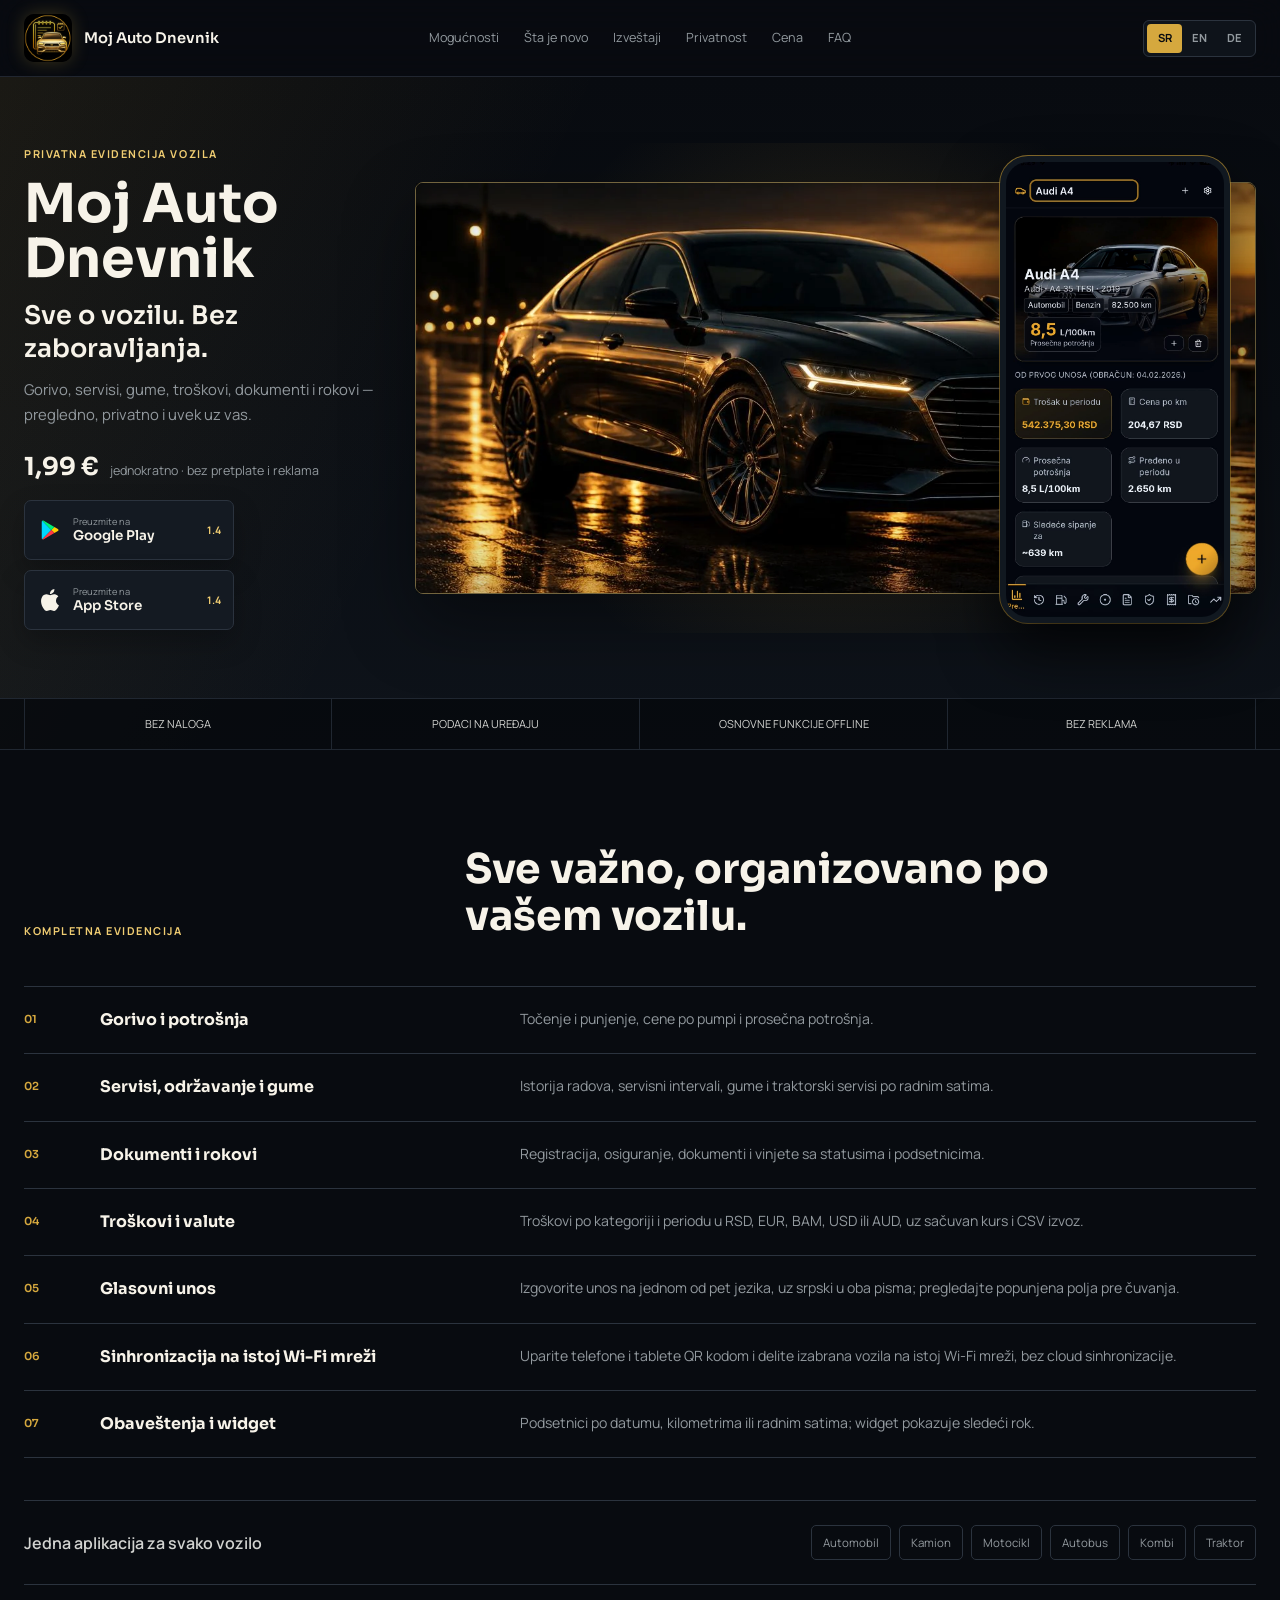
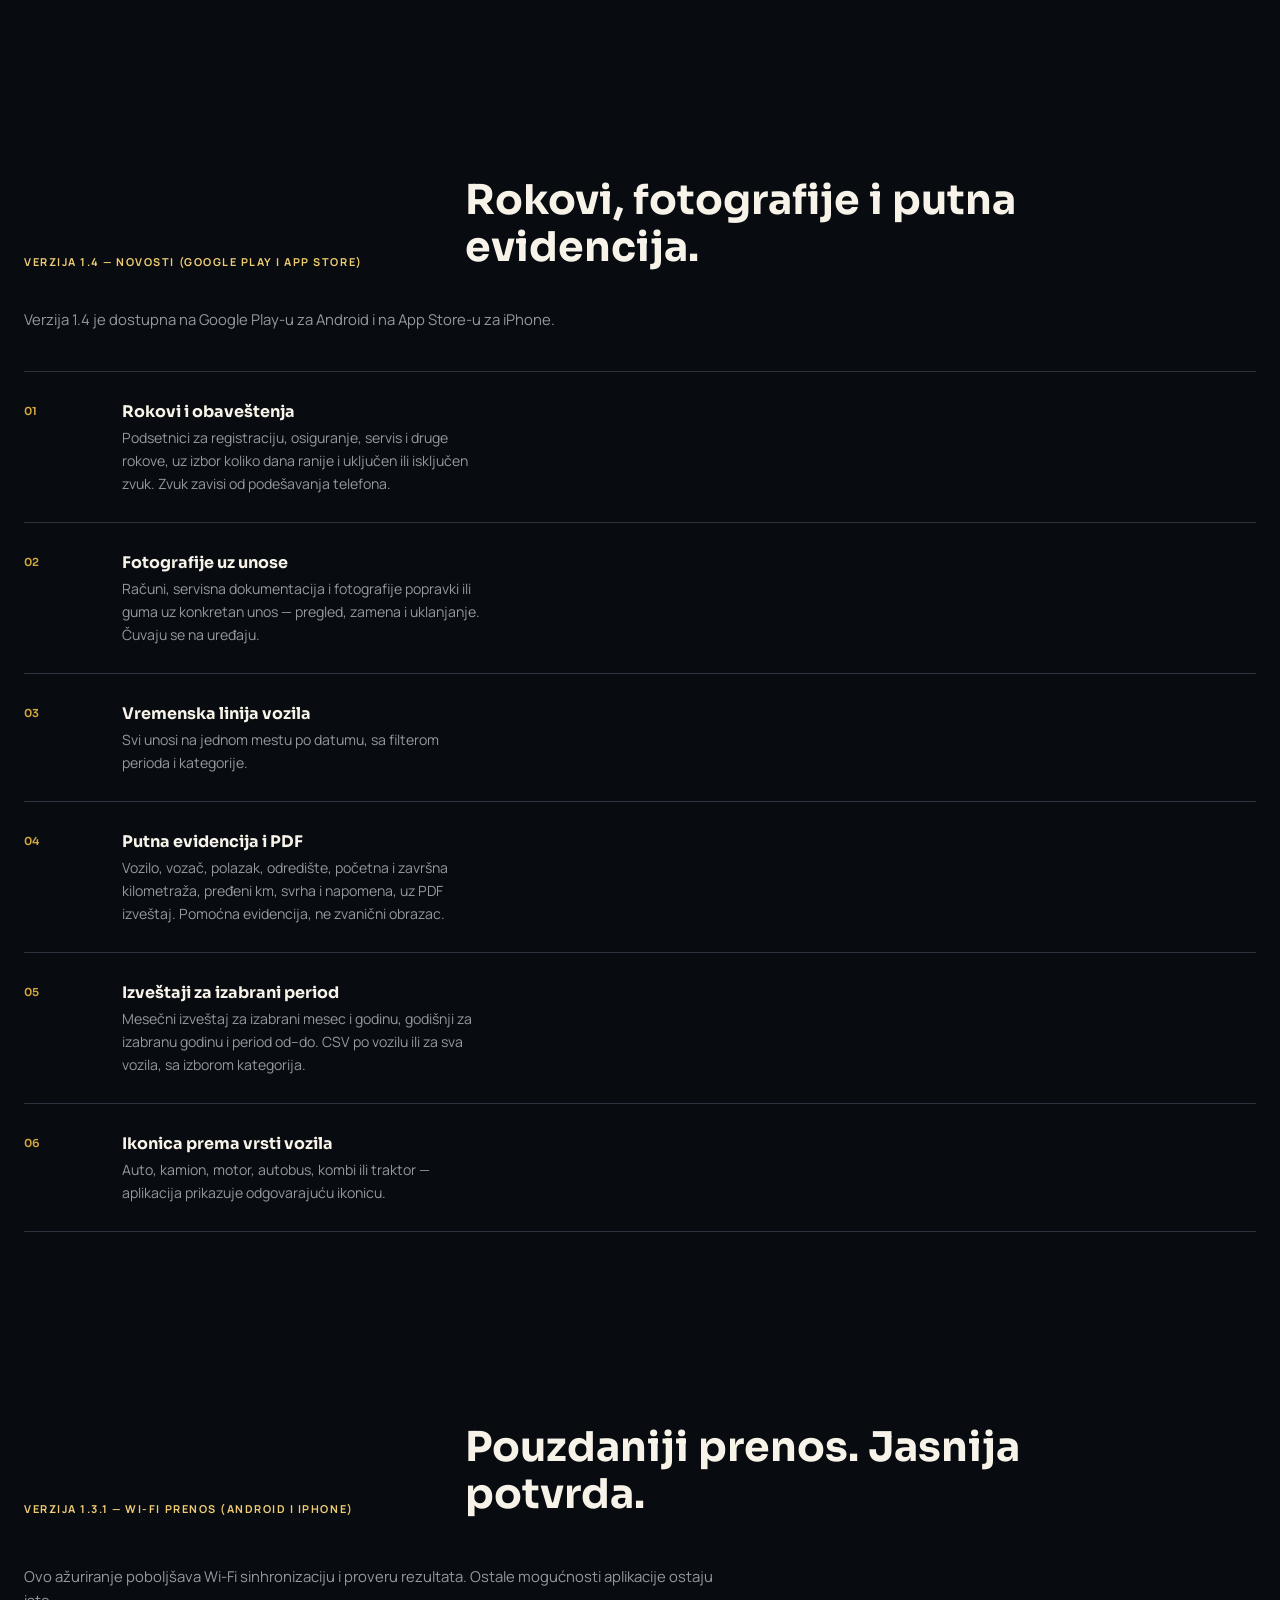
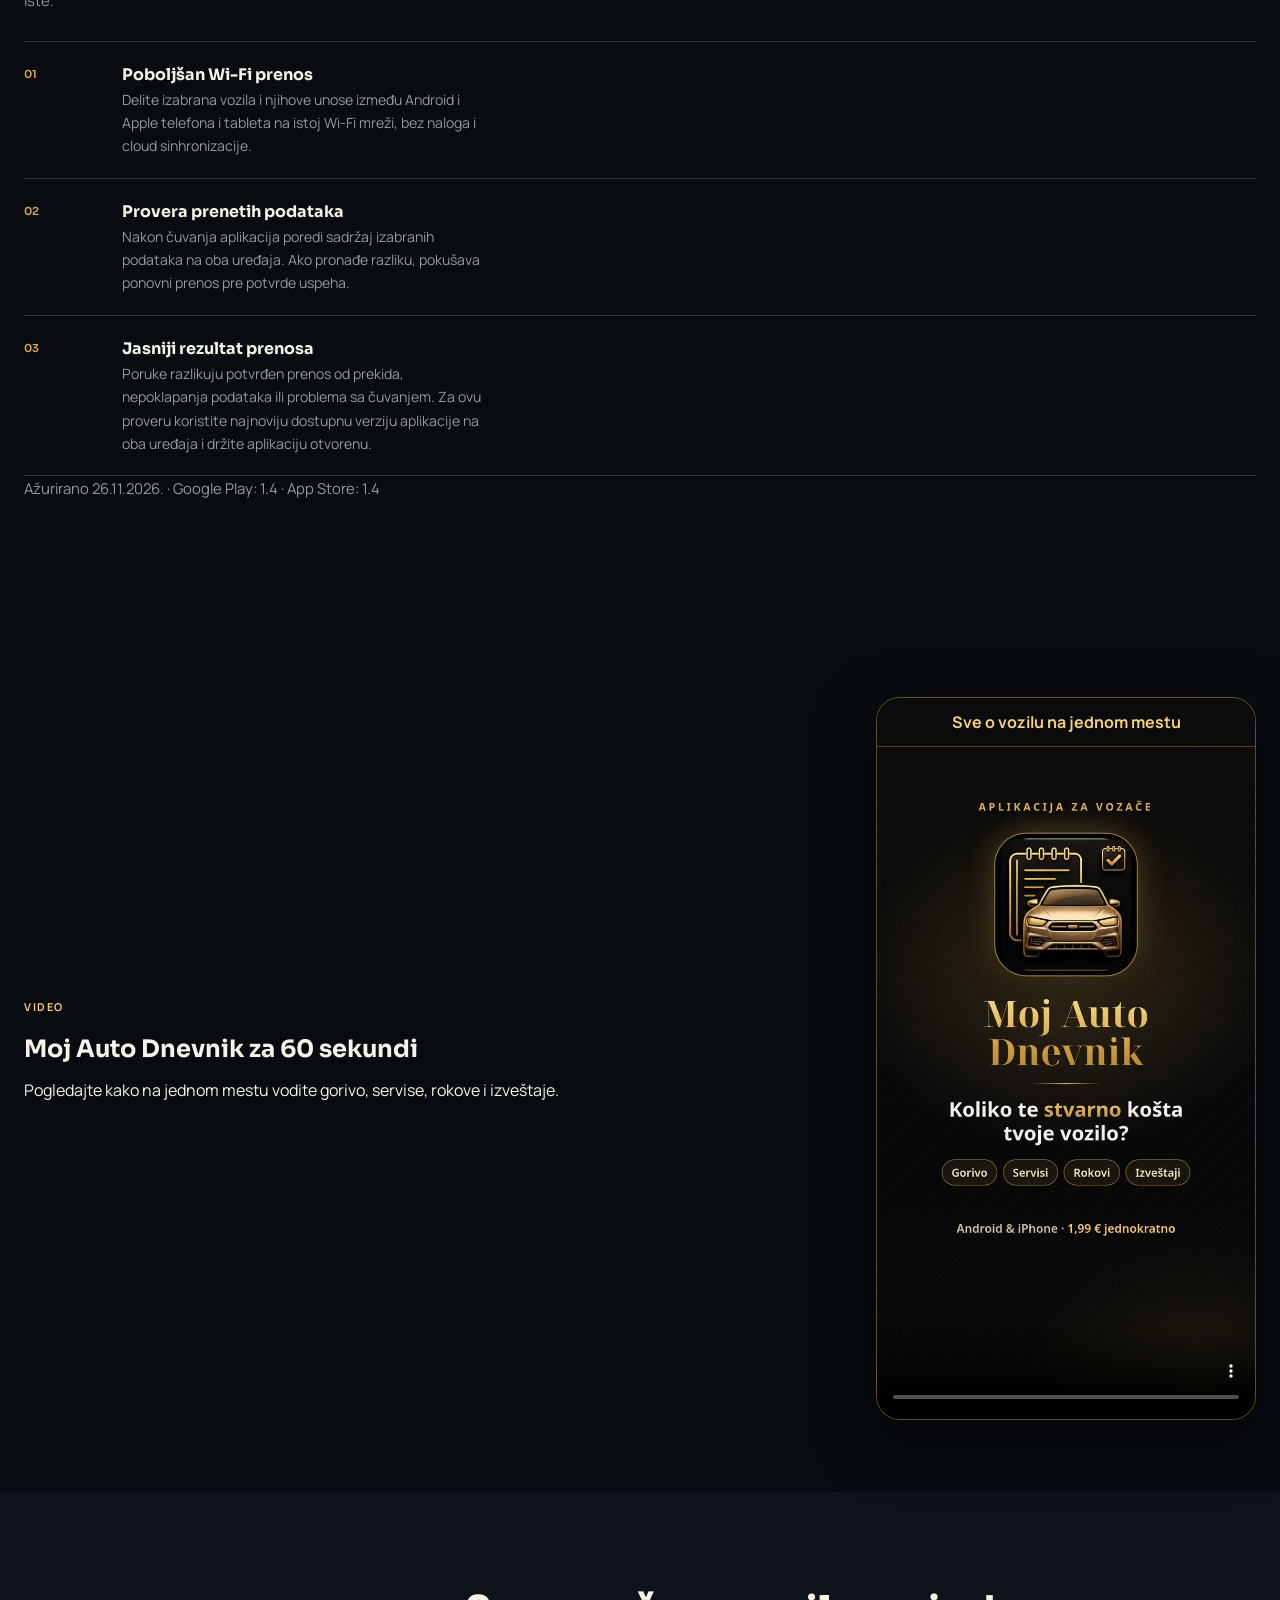
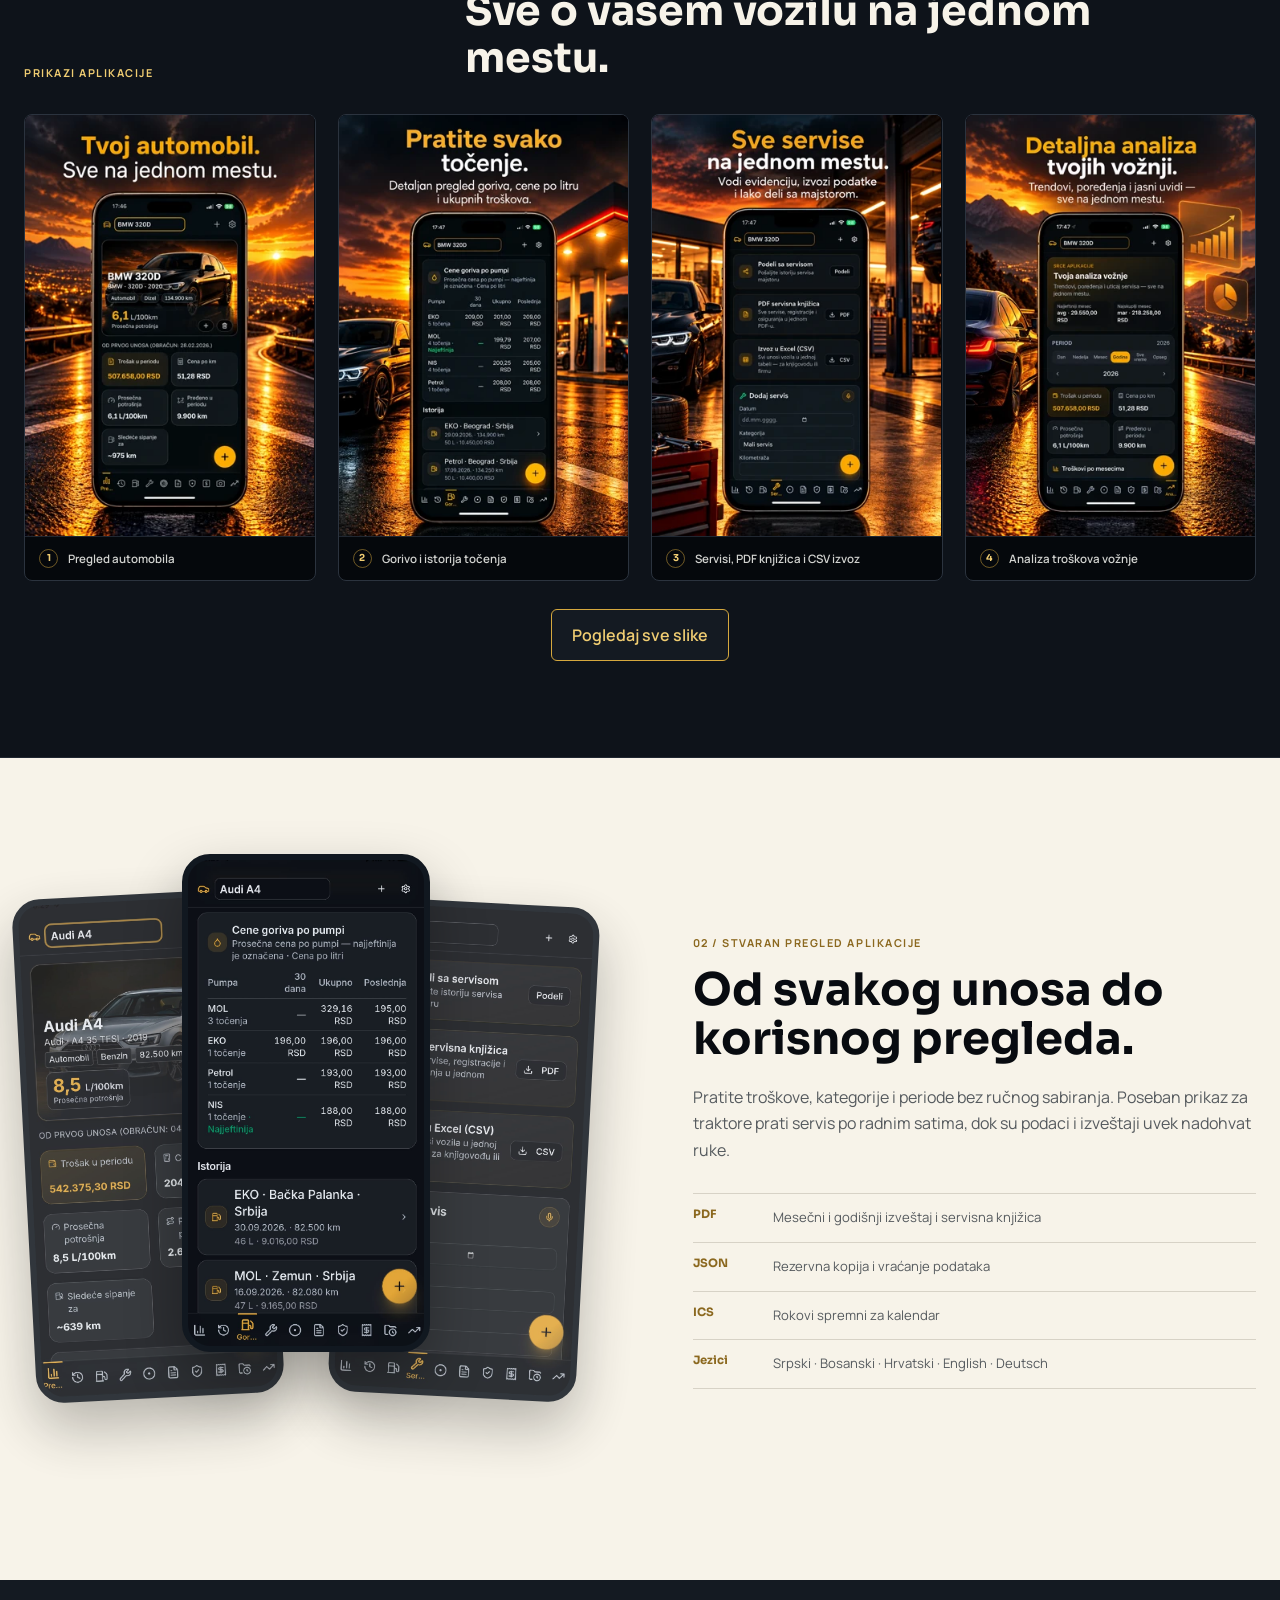
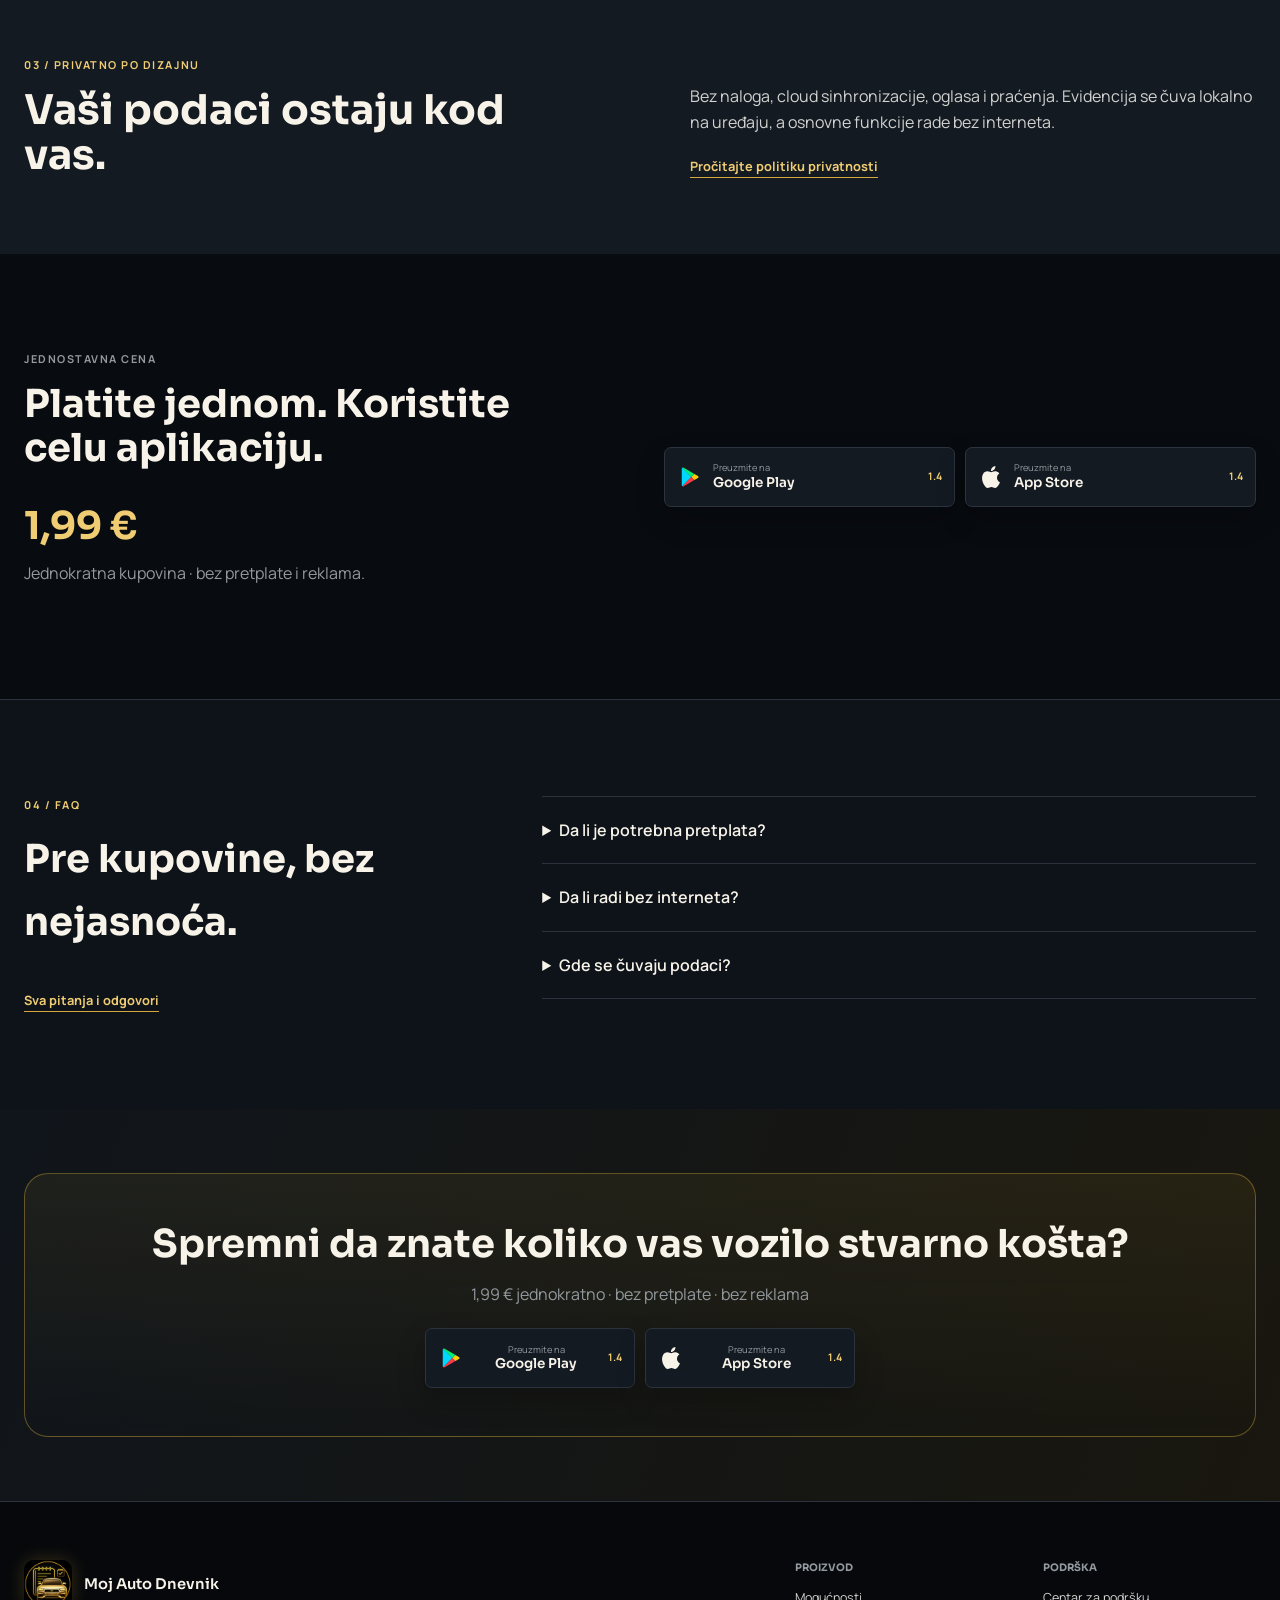
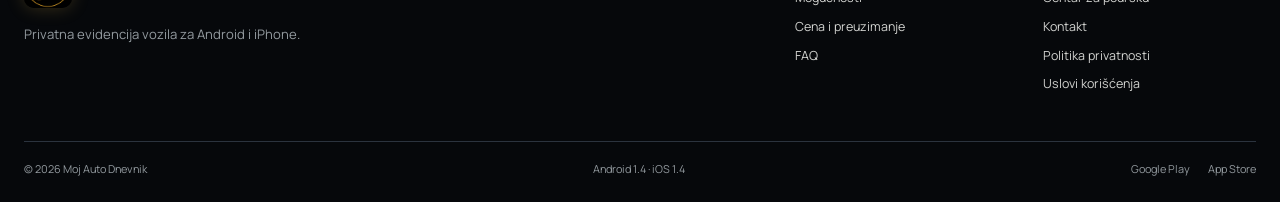
<file: index.html>
<!DOCTYPE html>

<html lang="sr-Latn">
<head data-title-de="Moj Auto Dnevnik — Ihr Fahrzeug, ohne Rätselraten" data-title-en="Moj Auto Dnevnik — Your vehicle, without the guesswork" data-title-sr="Moj Auto Dnevnik — Sve o vozilu, bez zaboravljanja">
<meta charset="utf-8"/><meta content="width=device-width,initial-scale=1" name="viewport"/>
<title>Moj Auto Dnevnik — Sve o vozilu, bez zaboravljanja</title>
<meta content="Gorivo, servis, troškovi i rokovi za sva vaša vozila. Glasovni unos, sinhronizacija na istoj Wi-Fi mreži i podsetnici. Jednokratno 1,99 €." data-description-de="Kraftstoff, Service, Kosten und Fristen für alle Ihre Fahrzeuge. Spracheingabe, WLAN-Synchronisierung und Erinnerungen. Einmalig 1,99 €." data-description-en="Fuel, service, costs and deadlines for all your vehicles. Voice entry, Wi-Fi sync and reminders. €1.99 once." data-description-sr="Gorivo, servis, troškovi i rokovi za sva vaša vozila. Glasovni unos, sinhronizacija na istoj Wi-Fi mreži i podsetnici. Jednokratno 1,99 €." name="description"/>
<meta content="Moj Auto Dnevnik — Sve o vozilu, bez zaboravljanja" property="og:title"/><meta content="Gorivo, servis, troškovi i rokovi za sva vaša vozila. Glasovni unos, sinhronizacija na istoj Wi-Fi mreži i podsetnici. Jednokratno 1,99 €." property="og:description"/><meta content="website" property="og:type"/><meta content="summary_large_image" name="twitter:card"/><meta content="#080b10" name="theme-color"/>
<link href="assets/icons/favicon-32.png" rel="icon" sizes="32x32" type="image/png"/><link href="assets/icons/apple-touch-icon.png" rel="apple-touch-icon"/><link href="assets/css/styles.css" rel="stylesheet"/>
<link href="https://moj-auto-dnevnik.github.io/moj-auto-dnevnik/" rel="canonical"/><meta content="https://moj-auto-dnevnik.github.io/moj-auto-dnevnik/" property="og:url"/><meta content="https://moj-auto-dnevnik.github.io/moj-auto-dnevnik/assets/og-share.jpg" property="og:image"/><meta content="https://moj-auto-dnevnik.github.io/moj-auto-dnevnik/assets/og-share.jpg" name="twitter:image"/><link href="https://moj-auto-dnevnik.github.io/moj-auto-dnevnik/" hreflang="sr" rel="alternate"/><link href="https://moj-auto-dnevnik.github.io/moj-auto-dnevnik/?lang=en" hreflang="en" rel="alternate"/><link href="https://moj-auto-dnevnik.github.io/moj-auto-dnevnik/?lang=de" hreflang="de" rel="alternate"/><link href="https://moj-auto-dnevnik.github.io/moj-auto-dnevnik/" hreflang="x-default" rel="alternate"/></head>
<body>
<a class="skip-link" data-de="Zum Inhalt springen" data-en="Skip to content" data-sr="Pređi na sadržaj" href="#main">Pređi na sadržaj</a>
<header class="site-header"><div class="shell nav">
<a aria-label="Moj Auto Dnevnik" class="brand" href="index.html"><img alt="" src="assets/icons/icon-512.png"/><span>Moj Auto Dnevnik</span></a>
<nav aria-label="Glavna navigacija" class="nav-links" data-label-de="Hauptnavigation" data-label-en="Main navigation" data-label-sr="Glavna navigacija"><a data-de="Funktionen" data-en="Features" data-sr="Mogućnosti" href="#features">Mogućnosti</a><a data-de="Neuigkeiten" data-en="What's new" data-sr="Šta je novo" href="#novo-13">Šta je novo</a><a data-de="Berichte" data-en="Reports" data-sr="Izveštaji" href="#insights">Izveštaji</a><a data-de="Datenschutz" data-en="Privacy" data-sr="Privatnost" href="#privacy">Privatnost</a><a data-de="Preis" data-en="Pricing" data-sr="Cena" href="#pricing">Cena</a><a href="faq.html">FAQ</a></nav>
<div class="nav-actions"><div aria-label="Izbor jezika" class="language-switcher" data-label-de="Sprachauswahl" data-label-en="Language selection" data-label-sr="Izbor jezika" role="group"><button data-lang-choice="sr" type="button">SR</button><button data-lang-choice="en" type="button">EN</button><button data-lang-choice="de" type="button">DE</button></div><button aria-expanded="false" aria-label="Otvori meni" class="nav-toggle" data-label-de="Menü öffnen" data-label-en="Open menu" data-label-sr="Otvori meni" type="button"><svg fill="none" stroke="currentColor" stroke-width="2" viewbox="0 0 24 24"><path d="M4 7h16M4 12h16M4 17h16"></path></svg></button></div>
</div></header>
<main id="main">
<section class="hero"><div class="shell hero-inner">
<div class="hero-copy reveal"><p class="eyebrow" data-de="Privates Fahrzeugtagebuch" data-en="Private vehicle logbook" data-sr="Privatna evidencija vozila">Privatna evidencija vozila</p><h1>Moj Auto Dnevnik</h1><p class="hero-line" data-de="Alles über Ihr Fahrzeug. Nichts vergessen." data-en="Everything about your vehicle. Nothing forgotten." data-sr="Sve o vozilu. Bez zaboravljanja.">Sve o vozilu. Bez zaboravljanja.</p><p class="hero-lead" data-de="Kraftstoff, Service, Reifen, Kosten, Dokumente und Fristen — geordnet, privat und immer dabei." data-en="Fuel, service, tires, costs, documents and deadlines — organized, private and always with you." data-sr="Gorivo, servisi, gume, troškovi, dokumenti i rokovi — pregledno, privatno i uvek uz vas.">Gorivo, servisi, gume, troškovi, dokumenti i rokovi — pregledno, privatno i uvek uz vas.</p>
<div class="price-chip"><strong data-de="1,99 €" data-en="€1.99" data-sr="1,99 €">1,99 €</strong><span data-de="Einmalkauf · kein Abo und keine Werbung" data-en="one-time purchase · no subscription or ads" data-sr="jednokratno · bez pretplate i reklama">jednokratno · bez pretplate i reklama</span></div>
<div class="store-actions"><a class="store-button" href="https://play.google.com/store/apps/details?id=app.mojautodnevnik&amp;hl=sr-Latn&amp;gl=RS" rel="noopener noreferrer" target="_blank"><span class="store-mark"><svg aria-hidden="true" height="22" viewbox="0 0 24 24" width="22"><path d="M3.6 1.8 13.4 12 3.6 22.2c-.4-.2-.6-.6-.6-1.1V2.9c0-.5.2-.9.6-1.1z" fill="#00d7fe"></path><path d="m16.8 8.6-3.4 3.4 3.4 3.4 3.8-2.2c.9-.5.9-1.9 0-2.4z" fill="#ffce00"></path><path d="M3.6 1.8 13.4 12l3.4-3.4L5.2 1.9c-.6-.3-1.2-.3-1.6-.1z" fill="#00f076"></path><path d="M13.4 12 3.6 22.2c.4.2 1 .2 1.6-.1l11.6-6.7z" fill="#ff3a44"></path></svg></span><span><small data-de="Jetzt bei" data-en="Get it on" data-sr="Preuzmite na">Preuzmite na</small><strong>Google Play</strong></span><em>1.4</em></a><div class="store-item"><a class="store-button" href="https://apps.apple.com/rs/app/moj-auto-dnevnik/id6808222806" rel="noopener noreferrer" target="_blank"><span class="store-mark apple"><svg aria-hidden="true" height="22" viewbox="0 0 24 24" width="22"><path d="M12.152 6.896c-.948 0-2.415-1.078-3.96-1.04-2.04.027-3.91 1.183-4.961 3.014-2.117 3.675-.546 9.103 1.519 12.09 1.013 1.454 2.208 3.09 3.792 3.039 1.52-.065 2.09-.987 3.915-.987 1.831 0 2.35.987 3.96.948 1.637-.026 2.676-1.48 3.676-2.948 1.156-1.688 1.636-3.325 1.662-3.415-.039-.013-3.182-1.221-3.22-4.857-.026-3.04 2.48-4.494 2.597-4.559-1.429-2.09-3.623-2.324-4.39-2.376-2-.156-3.675 1.09-4.61 1.09zM15.53 3.83c.843-1.012 1.4-2.427 1.245-3.83-1.207.052-2.662.805-3.532 1.818-.78.896-1.454 2.338-1.273 3.714 1.338.104 2.715-.688 3.559-1.701" fill="currentColor"></path></svg></span><span><small data-de="Laden im" data-en="Download on the" data-sr="Preuzmite na">Preuzmite na</small><strong>App Store</strong></span><em>1.4</em></a></div></div>
</div>
<div class="hero-art reveal"><img alt="Moj Auto Dnevnik — premium automobilski vizuel" fetchpriority="high" height="960" sizes="(max-width: 1000px) 100vw, 70vw" src="assets/images/hero-automotive-1600.webp" srcset="assets/images/hero-automotive-800.webp 800w, assets/images/hero-automotive-1600.webp 1600w" data-src-sr="assets/images/hero-automotive-1600.webp" data-src-en="assets/images/v14/en-banner.webp" data-src-de="assets/images/v14/de-banner.webp" data-srcset-sr="assets/images/hero-automotive-800.webp 800w, assets/images/hero-automotive-1600.webp 1600w" data-alt-sr="Moj Auto Dnevnik — premium automobilski vizuel" data-alt-en="Moj Auto Dnevnik — everything about your vehicles in one place" data-alt-de="Moj Auto Dnevnik — alles rund um Ihr Fahrzeug an einem Ort" width="1280"/><div class="hero-phone"><img alt="Moj Auto Dnevnik — pregled vozila u aplikaciji" data-alt-sr="Moj Auto Dnevnik — pregled vozila u aplikaciji" data-alt-en="Moj Auto Dnevnik — vehicle overview in the app" data-alt-de="Moj Auto Dnevnik — Fahrzeugübersicht in der App" height="717" src="assets/images/v13/audi-overview-1.3.webp" width="344"/></div></div>
</div><div class="hero-proof"><div class="shell"><span data-de="Kein Konto" data-en="No account" data-sr="Bez naloga">Bez naloga</span><span data-de="Daten auf dem Gerät" data-en="On-device data" data-sr="Podaci na uređaju">Podaci na uređaju</span><span data-de="Kernfunktionen offline" data-en="Core features offline" data-sr="Osnovne funkcije offline">Osnovne funkcije offline</span><span data-de="Werbefrei" data-en="Ad-free" data-sr="Bez reklama">Bez reklama</span></div></div></section>

<section class="features-section" id="features"><div class="shell"><header class="section-heading"><p class="eyebrow" data-de="Vollständige Aufzeichnungen" data-en="Complete records" data-sr="Kompletna evidencija">Kompletna evidencija</p><h2 data-de="Alles Wichtige, rund um Ihr Fahrzeug geordnet." data-en="Everything important, organized around your vehicle." data-sr="Sve važno, organizovano po vašem vozilu.">Sve važno, organizovano po vašem vozilu.</h2></header>
<div class="feature-list">
<article><span>01</span><div><h3 data-de="Kraftstoff und Verbrauch" data-en="Fuel and consumption" data-sr="Gorivo i potrošnja">Gorivo i potrošnja</h3><p data-de="Tanken und Laden, Tankstellenpreise und Durchschnittsverbrauch." data-en="Refueling and charging, station prices and average consumption." data-sr="Točenje i punjenje, cene po pumpi i prosečna potrošnja.">Točenje i punjenje, cene po pumpi i prosečna potrošnja.</p></div></article>
<article><span>02</span><div><h3 data-de="Service, Wartung und Reifen" data-en="Service, maintenance and tires" data-sr="Servisi, održavanje i gume">Servisi, održavanje i gume</h3><p data-de="Arbeitsverlauf, Serviceintervalle, Reifen und Traktorservice nach Betriebsstunden." data-en="Work history, service intervals, tires and tractor service by operating hours." data-sr="Istorija radova, servisni intervali, gume i traktorski servisi po radnim satima.">Istorija radova, servisni intervali, gume i traktorski servisi po radnim satima.</p></div></article>
<article><span>03</span><div><h3 data-de="Dokumente und Fristen" data-en="Documents and deadlines" data-sr="Dokumenti i rokovi">Dokumenti i rokovi</h3><p data-de="Zulassung, Versicherung, Dokumente und Vignetten mit Status und Erinnerungen." data-en="Registration, insurance, documents and vignettes with status and reminders." data-sr="Registracija, osiguranje, dokumenti i vinjete sa statusima i podsetnicima.">Registracija, osiguranje, dokumenti i vinjete sa statusima i podsetnicima.</p></div></article>
<article><span>04</span><div><h3 data-de="Kosten und Währungen" data-en="Costs and currencies" data-sr="Troškovi i valute">Troškovi i valute</h3><p data-de="Kosten nach Kategorie und Zeitraum in RSD, EUR, BAM, USD oder AUD, mit gespeicherten Kursen und CSV-Export." data-en="Costs by category and period in RSD, EUR, BAM, USD or AUD, with saved exchange rates and CSV export." data-sr="Troškovi po kategoriji i periodu u RSD, EUR, BAM, USD ili AUD, uz sačuvan kurs i CSV izvoz.">Troškovi po kategoriji i periodu u RSD, EUR, BAM, USD ili AUD, uz sačuvan kurs i CSV izvoz.</p></div></article>
<article><span>05</span><div><h3 data-de="Spracheingabe" data-en="Voice entry" data-sr="Glasovni unos">Glasovni unos</h3><p data-de="Sprechen Sie Ihren Eintrag in einer von fünf Sprachen, mit beiden serbischen Schriften; prüfen Sie die Felder vor dem Speichern." data-en="Speak your entry in one of five languages, with both Serbian scripts; review the filled fields before saving." data-sr="Izgovorite unos na jednom od pet jezika, uz srpski u oba pisma; pregledajte popunjena polja pre čuvanja.">Izgovorite unos na jednom od pet jezika, uz srpski u oba pisma; pregledajte popunjena polja pre čuvanja.</p></div></article>
<article><span>06</span><div><h3 data-de="Synchronisierung im selben WLAN" data-en="Sync on the same Wi-Fi" data-sr="Sinhronizacija na istoj Wi-Fi mreži">Sinhronizacija na istoj Wi-Fi mreži</h3><p data-de="Koppeln Sie Smartphones und Tablets per QR-Code und teilen Sie ausgewählte Fahrzeuge im selben WLAN, ohne Cloud-Synchronisierung." data-en="Pair phones and tablets with a QR code and share selected vehicles on the same Wi-Fi, without cloud synchronization." data-sr="Uparite telefone i tablete QR kodom i delite izabrana vozila na istoj Wi-Fi mreži, bez cloud sinhronizacije.">Uparite telefone i tablete QR kodom i delite izabrana vozila na istoj Wi-Fi mreži, bez cloud sinhronizacije.</p></div></article>
<article><span>07</span><div><h3 data-de="Benachrichtigungen und Widget" data-en="Notifications and widget" data-sr="Obaveštenja i widget">Obaveštenja i widget</h3><p data-de="Erinnerungen nach Datum, Kilometerstand oder Betriebsstunden; das Widget zeigt die nächste Frist." data-en="Reminders by date, mileage or operating hours; the widget shows the next deadline." data-sr="Podsetnici po datumu, kilometrima ili radnim satima; widget pokazuje sledeći rok.">Podsetnici po datumu, kilometrima ili radnim satima; widget pokazuje sledeći rok.</p></div></article>
</div>
<div class="vehicle-strip"><p data-de="Eine App für jedes Fahrzeug" data-en="One app for every vehicle" data-sr="Jedna aplikacija za svako vozilo">Jedna aplikacija za svako vozilo</p><div><span data-de="Auto" data-en="Car" data-sr="Automobil">Automobil</span><span data-de="Lkw" data-en="Truck" data-sr="Kamion">Kamion</span><span data-de="Motorrad" data-en="Motorcycle" data-sr="Motocikl">Motocikl</span><span data-de="Bus" data-en="Bus" data-sr="Autobus">Autobus</span><span data-de="Transporter" data-en="Van" data-sr="Kombi">Kombi</span><span data-de="Traktor" data-en="Tractor" data-sr="Traktor">Traktor</span></div></div>
</div></section>
<section class="features-section v13" id="novo-14"><div class="shell">
<header class="section-heading"><p class="eyebrow" data-sr="Verzija 1.4 — novosti (Google Play i App Store)" data-en="Version 1.4 — what&#x27;s new (Google Play and App Store)" data-de="Version 1.4 — Neuigkeiten (Google Play und App Store)">Verzija 1.4 — novosti (Google Play i App Store)</p><h2 data-sr="Rokovi, fotografije i putna evidencija." data-en="Deadlines, photos and trip records." data-de="Fristen, Fotos und Fahrtenaufzeichnungen.">Rokovi, fotografije i putna evidencija.</h2></header>
<p class="gallery-lead" data-sr="Verzija 1.4 je dostupna na Google Play-u za Android i na App Store-u za iPhone." data-en="Version 1.4 is available on Google Play for Android and on the App Store for iPhone." data-de="Version 1.4 ist bei Google Play für Android und im App Store für iPhone verfügbar.">Verzija 1.4 je dostupna na Google Play-u za Android i na App Store-u za iPhone.</p>
<div class="feature-list"><article><span>01</span><div><h3 data-sr="Rokovi i obaveštenja" data-en="Deadlines and notifications" data-de="Fristen und Benachrichtigungen">Rokovi i obaveštenja</h3><p data-sr="Podsetnici za registraciju, osiguranje, servis i druge rokove, uz izbor koliko dana ranije i uključen ili isključen zvuk. Zvuk zavisi od podešavanja telefona." data-en="Reminders for registration, insurance, service and other deadlines, with a choice of how many days in advance and sound on or off. Sound depends on phone settings." data-de="Erinnerungen an Zulassung, Versicherung, Service und andere Fristen, mit Wahl der Tage im Voraus und Ton ein oder aus. Der Ton hängt von den Telefoneinstellungen ab.">Podsetnici za registraciju, osiguranje, servis i druge rokove, uz izbor koliko dana ranije i uključen ili isključen zvuk. Zvuk zavisi od podešavanja telefona.</p></div></article><article><span>02</span><div><h3 data-sr="Fotografije uz unose" data-en="Photos with records" data-de="Fotos zu Einträgen">Fotografije uz unose</h3><p data-sr="Računi, servisna dokumentacija i fotografije popravki ili guma uz konkretan unos — pregled, zamena i uklanjanje. Čuvaju se na uređaju." data-en="Receipts, service documents and photos of repairs or tires attached to a record — view, replace and remove. Stored on the device." data-de="Belege, Serviceunterlagen und Fotos von Reparaturen oder Reifen zum jeweiligen Eintrag — ansehen, ersetzen und entfernen. Gespeichert auf dem Gerät.">Računi, servisna dokumentacija i fotografije popravki ili guma uz konkretan unos — pregled, zamena i uklanjanje. Čuvaju se na uređaju.</p></div></article><article><span>03</span><div><h3 data-sr="Vremenska linija vozila" data-en="Vehicle timeline" data-de="Fahrzeug-Zeitleiste">Vremenska linija vozila</h3><p data-sr="Svi unosi na jednom mestu po datumu, sa filterom perioda i kategorije." data-en="All records in one place by date, filtered by period and category." data-de="Alle Einträge an einem Ort nach Datum, gefiltert nach Zeitraum und Kategorie.">Svi unosi na jednom mestu po datumu, sa filterom perioda i kategorije.</p></div></article><article><span>04</span><div><h3 data-sr="Putna evidencija i PDF" data-en="Trip records and PDF" data-de="Fahrtenaufzeichnungen und PDF">Putna evidencija i PDF</h3><p data-sr="Vozilo, vozač, polazak, odredište, početna i završna kilometraža, pređeni km, svrha i napomena, uz PDF izveštaj. Pomoćna evidencija, ne zvanični obrazac." data-en="Vehicle, driver, departure, destination, start and end odometer, distance, purpose and note, with a PDF report. An auxiliary record, not an official form." data-de="Fahrzeug, Fahrer, Abfahrt, Ziel, Kilometerstand bei Start und Ende, Strecke, Zweck und Notiz, mit PDF-Bericht. Eine Hilfsaufzeichnung, kein amtliches Formular.">Vozilo, vozač, polazak, odredište, početna i završna kilometraža, pređeni km, svrha i napomena, uz PDF izveštaj. Pomoćna evidencija, ne zvanični obrazac.</p></div></article><article><span>05</span><div><h3 data-sr="Izveštaji za izabrani period" data-en="Reports for any period" data-de="Berichte für jeden Zeitraum">Izveštaji za izabrani period</h3><p data-sr="Mesečni izveštaj za izabrani mesec i godinu, godišnji za izabranu godinu i period od–do. CSV po vozilu ili za sva vozila, sa izborom kategorija." data-en="Monthly report for a chosen month and year, annual for a chosen year, and a from–to period. CSV per vehicle or for all vehicles, with category selection." data-de="Monatsbericht für gewählten Monat und Jahr, Jahresbericht für ein gewähltes Jahr und ein Von–bis-Zeitraum. CSV pro Fahrzeug oder für alle Fahrzeuge, mit Kategorieauswahl.">Mesečni izveštaj za izabrani mesec i godinu, godišnji za izabranu godinu i period od–do. CSV po vozilu ili za sva vozila, sa izborom kategorija.</p></div></article><article><span>06</span><div><h3 data-sr="Ikonica prema vrsti vozila" data-en="Icon by vehicle type" data-de="Symbol nach Fahrzeugtyp">Ikonica prema vrsti vozila</h3><p data-sr="Auto, kamion, motor, autobus, kombi ili traktor — aplikacija prikazuje odgovarajuću ikonicu." data-en="Car, truck, motorcycle, bus, van or tractor — the app shows the matching icon." data-de="Auto, Lkw, Motorrad, Bus, Transporter oder Traktor — die App zeigt das passende Symbol.">Auto, kamion, motor, autobus, kombi ili traktor — aplikacija prikazuje odgovarajuću ikonicu.</p></div></article></div>
</div></section>
<section class="features-section v13" id="novo-13"><div class="shell">
<header class="section-heading"><p class="eyebrow" data-sr="Verzija 1.3.1 — Wi-Fi prenos (Android i iPhone)" data-en="Version 1.3.1 — Wi-Fi transfer (Android and iPhone)" data-de="Version 1.3.1 — WLAN-Übertragung (Android und iPhone)">Verzija 1.3.1 — Wi-Fi prenos (Android i iPhone)</p><h2 data-sr="Pouzdaniji prenos. Jasnija potvrda." data-en="More reliable transfer. Clearer confirmation." data-de="Zuverlässigere Übertragung. Klarere Bestätigung.">Pouzdaniji prenos. Jasnija potvrda.</h2></header>
<p class="gallery-lead" data-sr="Ovo ažuriranje poboljšava Wi-Fi sinhronizaciju i proveru rezultata. Ostale mogućnosti aplikacije ostaju iste." data-en="This update improves Wi-Fi synchronization and result checking. The other app features remain unchanged." data-de="Dieses Update verbessert die WLAN-Synchronisierung und die Ergebnisprüfung. Die übrigen App-Funktionen bleiben unverändert.">Ovo ažuriranje poboljšava Wi-Fi sinhronizaciju i proveru rezultata. Ostale mogućnosti aplikacije ostaju iste.</p>
<div class="feature-list">
<article><span>01</span><div><h3 data-sr="Poboljšan Wi-Fi prenos" data-en="Improved Wi-Fi transfer" data-de="Verbesserte WLAN-Übertragung">Poboljšan Wi-Fi prenos</h3><p data-sr="Delite izabrana vozila i njihove unose između Android i Apple telefona i tableta na istoj Wi-Fi mreži, bez naloga i cloud sinhronizacije." data-en="Share selected vehicles and their records between Android and Apple phones and tablets on the same Wi-Fi network, without an account or cloud synchronization." data-de="Teilen Sie ausgewählte Fahrzeuge und ihre Einträge zwischen Android- und Apple-Smartphones und -Tablets im selben WLAN, ohne Konto oder Cloud-Synchronisierung.">Delite izabrana vozila i njihove unose između Android i Apple telefona i tableta na istoj Wi-Fi mreži, bez naloga i cloud sinhronizacije.</p></div></article>
<article><span>02</span><div><h3 data-sr="Provera prenetih podataka" data-en="Transferred-data check" data-de="Prüfung übertragener Daten">Provera prenetih podataka</h3><p data-sr="Nakon čuvanja aplikacija poredi sadržaj izabranih podataka na oba uređaja. Ako pronađe razliku, pokušava ponovni prenos pre potvrde uspeha." data-en="After saving, the app compares the selected data on both devices. If it finds a difference, it attempts another transfer before confirming success." data-de="Nach dem Speichern vergleicht die App die ausgewählten Daten auf beiden Geräten. Bei Unterschieden versucht sie eine erneute Übertragung, bevor sie den Erfolg bestätigt.">Nakon čuvanja aplikacija poredi sadržaj izabranih podataka na oba uređaja. Ako pronađe razliku, pokušava ponovni prenos pre potvrde uspeha.</p></div></article>
<article><span>03</span><div><h3 data-sr="Jasniji rezultat prenosa" data-en="Clearer transfer results" data-de="Klarere Übertragungsergebnisse">Jasniji rezultat prenosa</h3><p data-sr="Poruke razlikuju potvrđen prenos od prekida, nepoklapanja podataka ili problema sa čuvanjem. Za ovu proveru koristite najnoviju dostupnu verziju aplikacije na oba uređaja i držite aplikaciju otvorenu." data-en="Messages distinguish a confirmed transfer from interruptions, data mismatches or saving problems. For this check, use the latest available app version on both devices and keep the app open." data-de="Meldungen unterscheiden eine bestätigte Übertragung von Unterbrechungen, Datenunterschieden oder Speicherproblemen. Nutzen Sie für diese Prüfung auf beiden Geräten die neueste verfügbare App-Version und lassen Sie die App geöffnet.">Poruke razlikuju potvrđen prenos od prekida, nepoklapanja podataka ili problema sa čuvanjem. Za ovu proveru koristite najnoviju dostupnu verziju aplikacije na oba uređaja i držite aplikaciju otvorenu.</p></div></article>
</div>
<p class="gallery-lead" data-sr="Ažurirano 26.11.2026. · Google Play: 1.4 · App Store: 1.4" data-en="Updated November 26, 2026 · Google Play: 1.4 · App Store: 1.4" data-de="Aktualisiert am 26.11.2026 · Google Play: 1.4 · App Store: 1.4">Ažurirano 26.11.2026. · Google Play: 1.4 · App Store: 1.4</p>
</div></section>
<section class="video-section" id="video"><div class="shell video-layout">
<div class="video-copy reveal"><p class="eyebrow" data-de="Video" data-en="Video" data-sr="Video">Video</p><h2 data-de="Moj Auto Dnevnik in 60 Sekunden" data-en="Moj Auto Dnevnik in 60 seconds" data-sr="Moj Auto Dnevnik za 60 sekundi">Moj Auto Dnevnik za 60 sekundi</h2><p data-de="Sehen Sie, wie Sie Kraftstoff, Service, Fristen und Berichte an einem Ort erfassen." data-en="See how to track fuel, service, deadlines and reports in one place." data-sr="Pogledajte kako na jednom mestu vodite gorivo, servise, rokove i izveštaje.">Pogledajte kako na jednom mestu vodite gorivo, servise, rokove i izveštaje.</p></div>
<figure class="video-frame reveal"><figcaption class="video-title" data-de="Alles rund um Ihr Fahrzeug – an einem Ort" data-en="Everything about your vehicle in one place" data-sr="Sve o vozilu na jednom mestu">Sve o vozilu na jednom mestu</figcaption><video controls playsinline preload="none" poster="assets/video/poster.jpg" data-poster-sr="assets/video/poster.jpg" data-poster-en="assets/video/poster-en.jpg" data-poster-de="assets/video/poster-de.jpg" src="assets/video/moj-auto-dnevnik-pregled.mp4" data-src-sr="assets/video/moj-auto-dnevnik-pregled.mp4" data-src-en="assets/video/moj-auto-dnevnik-overview-en.mp4" data-src-de="assets/video/moj-auto-dnevnik-overview-de.mp4" width="720" height="1280"></video></figure>
</div></section>
<section class="gallery" id="novo"><div class="shell">
<header class="section-heading"><p class="eyebrow" data-de="App-Ansichten" data-en="App screenshots" data-sr="Prikazi aplikacije">Prikazi aplikacije</p><h2 data-de="Ihr Fahrzeug an einem Ort." data-en="Your vehicle in one place." data-sr="Sve o vašem vozilu na jednom mestu.">Sve o vašem vozilu na jednom mestu.</h2></header>

<div class="gallery-grid" data-gallery-lang="sr" id="gallery-images"><figure class="gallery-item"><button aria-controls="image-viewer" aria-haspopup="dialog" class="gallery-open" data-full="assets/images/v13/iphone-01.webp" type="button"><img alt="Pregled automobila" data-alt-de="Fahrzeugübersicht" data-alt-en="Car overview" data-alt-sr="Pregled automobila" height="1048" loading="lazy" sizes="(max-width: 700px) calc((100vw - 44px) / 2), (max-width: 1000px) calc((100vw - 70px) / 2), 290px" src="assets/images/v13/iphone-01-720.webp" srcset="assets/images/v13/iphone-01-360.webp 360w, assets/images/v13/iphone-01-720.webp 720w" width="720"/></button><figcaption><b>1</b><span data-de="Fahrzeugübersicht" data-en="Car overview" data-sr="Pregled automobila">Pregled automobila</span></figcaption></figure><figure class="gallery-item"><button aria-controls="image-viewer" aria-haspopup="dialog" class="gallery-open" data-full="assets/images/v13/iphone-02.webp" type="button"><img alt="Gorivo i istorija točenja" data-alt-de="Kraftstoff und Tankverlauf" data-alt-en="Fuel and refueling history" data-alt-sr="Gorivo i istorija točenja" height="1048" loading="lazy" sizes="(max-width: 700px) calc((100vw - 44px) / 2), (max-width: 1000px) calc((100vw - 70px) / 2), 290px" src="assets/images/v13/iphone-02-720.webp" srcset="assets/images/v13/iphone-02-360.webp 360w, assets/images/v13/iphone-02-720.webp 720w" width="720"/></button><figcaption><b>2</b><span data-de="Kraftstoff und Tankverlauf" data-en="Fuel and refueling history" data-sr="Gorivo i istorija točenja">Gorivo i istorija točenja</span></figcaption></figure><figure class="gallery-item"><button aria-controls="image-viewer" aria-haspopup="dialog" class="gallery-open" data-full="assets/images/v13/iphone-03.webp" type="button"><img alt="Servisi, PDF knjižica i CSV izvoz" data-alt-de="Service, PDF-Serviceheft und CSV-Export" data-alt-en="Service, PDF service book and CSV export" data-alt-sr="Servisi, PDF knjižica i CSV izvoz" height="1048" loading="lazy" sizes="(max-width: 700px) calc((100vw - 44px) / 2), (max-width: 1000px) calc((100vw - 70px) / 2), 290px" src="assets/images/v13/iphone-03-720.webp" srcset="assets/images/v13/iphone-03-360.webp 360w, assets/images/v13/iphone-03-720.webp 720w" width="720"/></button><figcaption><b>3</b><span data-de="Service, PDF-Serviceheft und CSV-Export" data-en="Service, PDF service book and CSV export" data-sr="Servisi, PDF knjižica i CSV izvoz">Servisi, PDF knjižica i CSV izvoz</span></figcaption></figure><figure class="gallery-item"><button aria-controls="image-viewer" aria-haspopup="dialog" class="gallery-open" data-full="assets/images/v13/iphone-04.webp" type="button"><img alt="Analiza troškova vožnje" data-alt-de="Analyse der Fahrtkosten" data-alt-en="Driving cost analysis" data-alt-sr="Analiza troškova vožnje" height="1048" loading="lazy" sizes="(max-width: 700px) calc((100vw - 44px) / 2), (max-width: 1000px) calc((100vw - 70px) / 2), 290px" src="assets/images/v13/iphone-04-720.webp" srcset="assets/images/v13/iphone-04-360.webp 360w, assets/images/v13/iphone-04-720.webp 720w" width="720"/></button><figcaption><b>4</b><span data-de="Analyse der Fahrtkosten" data-en="Driving cost analysis" data-sr="Analiza troškova vožnje">Analiza troškova vožnje</span></figcaption></figure><figure class="gallery-item" hidden=""><button aria-controls="image-viewer" aria-haspopup="dialog" class="gallery-open" data-full="assets/images/v13/iphone-05.webp" type="button"><img alt="Grafikoni troškova i kategorija" data-alt-de="Kosten- und Kategoriediagramme" data-alt-en="Cost and category charts" data-alt-sr="Grafikoni troškova i kategorija" data-src="assets/images/v13/iphone-05-720.webp" data-srcset="assets/images/v13/iphone-05-360.webp 360w, assets/images/v13/iphone-05-720.webp 720w" height="1048" loading="lazy" sizes="(max-width: 700px) calc((100vw - 44px) / 2), (max-width: 1000px) calc((100vw - 70px) / 2), 290px" width="720"/></button><figcaption><b>5</b><span data-de="Kosten- und Kategoriediagramme" data-en="Cost and category charts" data-sr="Grafikoni troškova i kategorija">Grafikoni troškova i kategorija</span></figcaption></figure><figure class="gallery-item" hidden=""><button aria-controls="image-viewer" aria-haspopup="dialog" class="gallery-open" data-full="assets/images/v13/iphone-06.webp" type="button"><img alt="Ukupni troškovi i mesečni PDF" data-alt-de="Gesamtkosten und monatlicher PDF-Bericht" data-alt-en="Total costs and monthly PDF" data-alt-sr="Ukupni troškovi i mesečni PDF" data-src="assets/images/v13/iphone-06-720.webp" data-srcset="assets/images/v13/iphone-06-360.webp 360w, assets/images/v13/iphone-06-720.webp 720w" height="1048" loading="lazy" sizes="(max-width: 700px) calc((100vw - 44px) / 2), (max-width: 1000px) calc((100vw - 70px) / 2), 290px" width="720"/></button><figcaption><b>6</b><span data-de="Gesamtkosten und monatlicher PDF-Bericht" data-en="Total costs and monthly PDF" data-sr="Ukupni troškovi i mesečni PDF">Ukupni troškovi i mesečni PDF</span></figcaption></figure><figure class="gallery-item" hidden=""><button aria-controls="image-viewer" aria-haspopup="dialog" class="gallery-open" data-full="assets/images/v13/iphone-07.webp" type="button"><img alt="Autobus i evidencija troškova" data-alt-de="Bus und Kostenaufzeichnungen" data-alt-en="Bus and cost records" data-alt-sr="Autobus i evidencija troškova" data-src="assets/images/v13/iphone-07-720.webp" data-srcset="assets/images/v13/iphone-07-360.webp 360w, assets/images/v13/iphone-07-720.webp 720w" height="1048" loading="lazy" sizes="(max-width: 700px) calc((100vw - 44px) / 2), (max-width: 1000px) calc((100vw - 70px) / 2), 290px" width="720"/></button><figcaption><b>7</b><span data-de="Bus und Kostenaufzeichnungen" data-en="Bus and cost records" data-sr="Autobus i evidencija troškova">Autobus i evidencija troškova</span></figcaption></figure><figure class="gallery-item" hidden=""><button aria-controls="image-viewer" aria-haspopup="dialog" class="gallery-open" data-full="assets/images/v13/iphone-08.webp" type="button"><img alt="Kamion i evidencija troškova" data-alt-de="Lkw und Kostenaufzeichnungen" data-alt-en="Truck and cost records" data-alt-sr="Kamion i evidencija troškova" data-src="assets/images/v13/iphone-08-720.webp" data-srcset="assets/images/v13/iphone-08-360.webp 360w, assets/images/v13/iphone-08-720.webp 720w" height="1048" loading="lazy" sizes="(max-width: 700px) calc((100vw - 44px) / 2), (max-width: 1000px) calc((100vw - 70px) / 2), 290px" width="720"/></button><figcaption><b>8</b><span data-de="Lkw und Kostenaufzeichnungen" data-en="Truck and cost records" data-sr="Kamion i evidencija troškova">Kamion i evidencija troškova</span></figcaption></figure><figure class="gallery-item" hidden=""><button aria-controls="image-viewer" aria-haspopup="dialog" class="gallery-open" data-full="assets/images/v13/iphone-09.webp" type="button"><img alt="Motocikl i evidencija troškova" data-alt-de="Motorrad und Kostenaufzeichnungen" data-alt-en="Motorcycle and cost records" data-alt-sr="Motocikl i evidencija troškova" data-src="assets/images/v13/iphone-09-720.webp" data-srcset="assets/images/v13/iphone-09-360.webp 360w, assets/images/v13/iphone-09-720.webp 720w" height="1048" loading="lazy" sizes="(max-width: 700px) calc((100vw - 44px) / 2), (max-width: 1000px) calc((100vw - 70px) / 2), 290px" width="720"/></button><figcaption><b>9</b><span data-de="Motorrad und Kostenaufzeichnungen" data-en="Motorcycle and cost records" data-sr="Motocikl i evidencija troškova">Motocikl i evidencija troškova</span></figcaption></figure><figure class="gallery-item" hidden=""><button aria-controls="image-viewer" aria-haspopup="dialog" class="gallery-open" data-full="assets/images/v13/iphone-10.webp" type="button"><img alt="Traktor i radni sati" data-alt-de="Traktor und Betriebsstunden" data-alt-en="Tractor and operating hours" data-alt-sr="Traktor i radni sati" data-src="assets/images/v13/iphone-10-720.webp" data-srcset="assets/images/v13/iphone-10-360.webp 360w, assets/images/v13/iphone-10-720.webp 720w" height="1048" loading="lazy" sizes="(max-width: 700px) calc((100vw - 44px) / 2), (max-width: 1000px) calc((100vw - 70px) / 2), 290px" width="720"/></button><figcaption><b>10</b><span data-de="Traktor und Betriebsstunden" data-en="Tractor and operating hours" data-sr="Traktor i radni sati">Traktor i radni sati</span></figcaption></figure></div><div class="gallery-grid" data-gallery-lang="en" id="gallery-images-en"><figure class="gallery-item"><button aria-controls="image-viewer" aria-haspopup="dialog" class="gallery-open" data-full="assets/images/v14/en-01.webp" type="button"><img alt="Your vehicle, everything in one place" src="assets/images/v14/en-01-720.webp" srcset="assets/images/v14/en-01-360.webp 360w, assets/images/v14/en-01-720.webp 720w" height="1279" loading="lazy" sizes="(max-width: 700px) calc((100vw - 44px) / 2), (max-width: 1000px) calc((100vw - 70px) / 2), 290px" width="720"/></button><figcaption><b>1</b><span>Your vehicle, everything in one place</span></figcaption></figure><figure class="gallery-item"><button aria-controls="image-viewer" aria-haspopup="dialog" class="gallery-open" data-full="assets/images/v14/en-02.webp" type="button"><img alt="Complete vehicle cost overview" src="assets/images/v14/en-02-720.webp" srcset="assets/images/v14/en-02-360.webp 360w, assets/images/v14/en-02-720.webp 720w" height="1279" loading="lazy" sizes="(max-width: 700px) calc((100vw - 44px) / 2), (max-width: 1000px) calc((100vw - 70px) / 2), 290px" width="720"/></button><figcaption><b>2</b><span>Complete vehicle cost overview</span></figcaption></figure><figure class="gallery-item"><button aria-controls="image-viewer" aria-haspopup="dialog" class="gallery-open" data-full="assets/images/v14/en-03.webp" type="button"><img alt="Detailed driving analytics" src="assets/images/v14/en-03-720.webp" srcset="assets/images/v14/en-03-360.webp 360w, assets/images/v14/en-03-720.webp 720w" height="1279" loading="lazy" sizes="(max-width: 700px) calc((100vw - 44px) / 2), (max-width: 1000px) calc((100vw - 70px) / 2), 290px" width="720"/></button><figcaption><b>3</b><span>Detailed driving analytics</span></figcaption></figure><figure class="gallery-item"><button aria-controls="image-viewer" aria-haspopup="dialog" class="gallery-open" data-full="assets/images/v14/en-04.webp" type="button"><img alt="Costs by category" src="assets/images/v14/en-04-720.webp" srcset="assets/images/v14/en-04-360.webp 360w, assets/images/v14/en-04-720.webp 720w" height="1278" loading="lazy" sizes="(max-width: 700px) calc((100vw - 44px) / 2), (max-width: 1000px) calc((100vw - 70px) / 2), 290px" width="720"/></button><figcaption><b>4</b><span>Costs by category</span></figcaption></figure><figure class="gallery-item" hidden=""><button aria-controls="image-viewer" aria-haspopup="dialog" class="gallery-open" data-full="assets/images/v14/en-05.webp" type="button"><img alt="Fuel prices by station" data-src="assets/images/v14/en-05-720.webp" data-srcset="assets/images/v14/en-05-360.webp 360w, assets/images/v14/en-05-720.webp 720w" height="1279" loading="lazy" sizes="(max-width: 700px) calc((100vw - 44px) / 2), (max-width: 1000px) calc((100vw - 70px) / 2), 290px" width="720"/></button><figcaption><b>5</b><span>Fuel prices by station</span></figcaption></figure><figure class="gallery-item" hidden=""><button aria-controls="image-viewer" aria-haspopup="dialog" class="gallery-open" data-full="assets/images/v14/en-06.webp" type="button"><img alt="Service history, PDF and CSV" data-src="assets/images/v14/en-06-720.webp" data-srcset="assets/images/v14/en-06-360.webp 360w, assets/images/v14/en-06-720.webp 720w" height="1279" loading="lazy" sizes="(max-width: 700px) calc((100vw - 44px) / 2), (max-width: 1000px) calc((100vw - 70px) / 2), 290px" width="720"/></button><figcaption><b>6</b><span>Service history, PDF and CSV</span></figcaption></figure><figure class="gallery-item" hidden=""><button aria-controls="image-viewer" aria-haspopup="dialog" class="gallery-open" data-full="assets/images/v14/en-07.webp" type="button"><img alt="Tractor and operating hours" data-src="assets/images/v14/en-07-720.webp" data-srcset="assets/images/v14/en-07-360.webp 360w, assets/images/v14/en-07-720.webp 720w" height="1279" loading="lazy" sizes="(max-width: 700px) calc((100vw - 44px) / 2), (max-width: 1000px) calc((100vw - 70px) / 2), 290px" width="720"/></button><figcaption><b>7</b><span>Tractor and operating hours</span></figcaption></figure><figure class="gallery-item" hidden=""><button aria-controls="image-viewer" aria-haspopup="dialog" class="gallery-open" data-full="assets/images/v14/en-08.webp" type="button"><img alt="Van overview" data-src="assets/images/v14/en-08-720.webp" data-srcset="assets/images/v14/en-08-360.webp 360w, assets/images/v14/en-08-720.webp 720w" height="1507" loading="lazy" sizes="(max-width: 700px) calc((100vw - 44px) / 2), (max-width: 1000px) calc((100vw - 70px) / 2), 290px" width="720"/></button><figcaption><b>8</b><span>Van overview</span></figcaption></figure></div><div class="gallery-grid" data-gallery-lang="de" id="gallery-images-de"><figure class="gallery-item"><button aria-controls="image-viewer" aria-haspopup="dialog" class="gallery-open" data-full="assets/images/v14/de-01.webp" type="button"><img alt="Alles über Ihr Fahrzeug an einem Ort" src="assets/images/v14/de-01-720.webp" srcset="assets/images/v14/de-01-360.webp 360w, assets/images/v14/de-01-720.webp 720w" height="1279" loading="lazy" sizes="(max-width: 700px) calc((100vw - 44px) / 2), (max-width: 1000px) calc((100vw - 70px) / 2), 290px" width="720"/></button><figcaption><b>1</b><span>Alles über Ihr Fahrzeug an einem Ort</span></figcaption></figure><figure class="gallery-item"><button aria-controls="image-viewer" aria-haspopup="dialog" class="gallery-open" data-full="assets/images/v14/de-02.webp" type="button"><img alt="Detaillierte Fahrzeugstatistik" src="assets/images/v14/de-02-720.webp" srcset="assets/images/v14/de-02-360.webp 360w, assets/images/v14/de-02-720.webp 720w" height="1279" loading="lazy" sizes="(max-width: 700px) calc((100vw - 44px) / 2), (max-width: 1000px) calc((100vw - 70px) / 2), 290px" width="720"/></button><figcaption><b>2</b><span>Detaillierte Fahrzeugstatistik</span></figcaption></figure><figure class="gallery-item"><button aria-controls="image-viewer" aria-haspopup="dialog" class="gallery-open" data-full="assets/images/v14/de-03.webp" type="button"><img alt="Fahranalyse auf einen Blick" src="assets/images/v14/de-03-720.webp" srcset="assets/images/v14/de-03-360.webp 360w, assets/images/v14/de-03-720.webp 720w" height="1279" loading="lazy" sizes="(max-width: 700px) calc((100vw - 44px) / 2), (max-width: 1000px) calc((100vw - 70px) / 2), 290px" width="720"/></button><figcaption><b>3</b><span>Fahranalyse auf einen Blick</span></figcaption></figure><figure class="gallery-item"><button aria-controls="image-viewer" aria-haspopup="dialog" class="gallery-open" data-full="assets/images/v14/de-04.webp" type="button"><img alt="Kosten nach Kategorien" src="assets/images/v14/de-04-720.webp" srcset="assets/images/v14/de-04-360.webp 360w, assets/images/v14/de-04-720.webp 720w" height="1279" loading="lazy" sizes="(max-width: 700px) calc((100vw - 44px) / 2), (max-width: 1000px) calc((100vw - 70px) / 2), 290px" width="720"/></button><figcaption><b>4</b><span>Kosten nach Kategorien</span></figcaption></figure><figure class="gallery-item" hidden=""><button aria-controls="image-viewer" aria-haspopup="dialog" class="gallery-open" data-full="assets/images/v14/de-05.webp" type="button"><img alt="Kraftstoffpreise je Tankstelle" data-src="assets/images/v14/de-05-720.webp" data-srcset="assets/images/v14/de-05-360.webp 360w, assets/images/v14/de-05-720.webp 720w" height="1279" loading="lazy" sizes="(max-width: 700px) calc((100vw - 44px) / 2), (max-width: 1000px) calc((100vw - 70px) / 2), 290px" width="720"/></button><figcaption><b>5</b><span>Kraftstoffpreise je Tankstelle</span></figcaption></figure><figure class="gallery-item" hidden=""><button aria-controls="image-viewer" aria-haspopup="dialog" class="gallery-open" data-full="assets/images/v14/de-06.webp" type="button"><img alt="Service, PDF-Serviceheft und CSV" data-src="assets/images/v14/de-06-720.webp" data-srcset="assets/images/v14/de-06-360.webp 360w, assets/images/v14/de-06-720.webp 720w" height="1279" loading="lazy" sizes="(max-width: 700px) calc((100vw - 44px) / 2), (max-width: 1000px) calc((100vw - 70px) / 2), 290px" width="720"/></button><figcaption><b>6</b><span>Service, PDF-Serviceheft und CSV</span></figcaption></figure><figure class="gallery-item" hidden=""><button aria-controls="image-viewer" aria-haspopup="dialog" class="gallery-open" data-full="assets/images/v14/de-07.webp" type="button"><img alt="Traktor und Betriebsstunden" data-src="assets/images/v14/de-07-720.webp" data-srcset="assets/images/v14/de-07-360.webp 360w, assets/images/v14/de-07-720.webp 720w" height="1278" loading="lazy" sizes="(max-width: 700px) calc((100vw - 44px) / 2), (max-width: 1000px) calc((100vw - 70px) / 2), 290px" width="720"/></button><figcaption><b>7</b><span>Traktor und Betriebsstunden</span></figcaption></figure><figure class="gallery-item" hidden=""><button aria-controls="image-viewer" aria-haspopup="dialog" class="gallery-open" data-full="assets/images/v14/de-08.webp" type="button"><img alt="Motorrad in einer App" data-src="assets/images/v14/de-08-720.webp" data-srcset="assets/images/v14/de-08-360.webp 360w, assets/images/v14/de-08-720.webp 720w" height="1278" loading="lazy" sizes="(max-width: 700px) calc((100vw - 44px) / 2), (max-width: 1000px) calc((100vw - 70px) / 2), 290px" width="720"/></button><figcaption><b>8</b><span>Motorrad in einer App</span></figcaption></figure></div><button aria-controls="gallery-images" aria-expanded="false" class="site-button gallery-toggle" data-gallery-toggle="" type="button">Pogledaj sve slike</button>

</div></section>
<section class="insights" id="insights"><div class="shell insights-grid"><div class="device-showcase reveal"><figure class="app-screen screen-overview"><img alt="Pregled vozila Audi A4 sa potrošnjom i troškovima" data-alt-sr="Pregled vozila Audi A4 sa potrošnjom i troškovima" data-alt-en="Vehicle overview with consumption and costs" data-alt-de="Fahrzeugübersicht mit Verbrauch und Kosten" data-src-sr="assets/images/v13/audi-overview-1.3.webp" data-src-en="assets/images/v14/en-screen-overview.webp" data-src-de="assets/images/v14/de-screen-overview.webp" height="717" loading="lazy" src="assets/images/v13/audi-overview-1.3.webp" width="344"/></figure><figure class="app-screen screen-analytics"><img alt="Cene goriva po pumpama sa istorijom točenja" data-alt-sr="Cene goriva po pumpama sa istorijom točenja" data-alt-en="Fuel prices by station with refueling history" data-alt-de="Kraftstoffpreise je Tankstelle mit Tankverlauf" data-src-sr="assets/images/v13/audi-fuel-1.3.webp" data-src-en="assets/images/v14/en-screen-fuel.webp" data-src-de="assets/images/v14/de-screen-fuel.webp" height="710" loading="lazy" src="assets/images/v13/audi-fuel-1.3.webp" width="345"/></figure><figure class="app-screen screen-tractor"><img alt="Servis i održavanje sa PDF knjižicom i CSV izvozom" data-alt-sr="Servis i održavanje sa PDF knjižicom i CSV izvozom" data-alt-en="Service and maintenance with PDF service book and CSV export" data-alt-de="Service und Wartung mit PDF-Serviceheft und CSV-Export" data-src-sr="assets/images/v13/audi-service-1.3.webp" data-src-en="assets/images/v14/en-screen-service.webp" data-src-de="assets/images/v14/de-screen-service.webp" height="712" loading="lazy" src="assets/images/v13/audi-service-1.3.webp" width="348"/></figure></div><div class="insights-copy"><p class="section-no">02 / <span data-de="Die echte App im Einsatz" data-en="The real app experience" data-sr="Stvaran pregled aplikacije">Stvaran pregled aplikacije</span></p><h2 data-de="Aus jedem Eintrag eine nützliche Übersicht." data-en="From every entry to a useful overview." data-sr="Od svakog unosa do korisnog pregleda.">Od svakog unosa do korisnog pregleda.</h2><p data-de="Kosten, Kategorien und Zeiträume ohne manuelles Summieren verfolgen. Eine eigene Traktoransicht erfasst den Service nach Betriebsstunden, Aufzeichnungen und Berichte bleiben griffbereit." data-en="Track costs, categories and periods without manual totals. A dedicated tractor view tracks service by operating hours, while your records and reports stay close at hand." data-sr="Pratite troškove, kategorije i periode bez ručnog sabiranja. Poseban prikaz za traktore prati servis po radnim satima, dok su podaci i izveštaji uvek nadohvat ruke.">Pratite troškove, kategorije i periode bez ručnog sabiranja. Poseban prikaz za traktore prati servis po radnim satima, dok su podaci i izveštaji uvek nadohvat ruke.</p><dl><div><dt>PDF</dt><dd data-de="Monats- und Jahresberichte und Serviceheft" data-en="Monthly and annual reports and service book" data-sr="Mesečni i godišnji izveštaj i servisna knjižica">Mesečni i godišnji izveštaj i servisna knjižica</dd></div><div><dt>JSON</dt><dd data-de="Sicherung und Wiederherstellung" data-en="Backup and data restore" data-sr="Rezervna kopija i vraćanje podataka">Rezervna kopija i vraćanje podataka</dd></div><div><dt>ICS</dt><dd data-de="Fristen bereit für Ihren Kalender" data-en="Deadlines ready for your calendar" data-sr="Rokovi spremni za kalendar">Rokovi spremni za kalendar</dd></div><div><dt data-de="Sprachen" data-en="Languages" data-sr="Jezici">Jezici</dt><dd>Srpski · Bosanski · Hrvatski · English · Deutsch</dd></div></dl></div></div></section>
<section class="privacy" id="privacy"><div class="shell privacy-grid"><div><p class="section-no">03 / <span data-de="Privat von Grund auf" data-en="Private by design" data-sr="Privatno po dizajnu">Privatno po dizajnu</span></p><h2 data-de="Ihre Daten bleiben bei Ihnen." data-en="Your data stays with you." data-sr="Vaši podaci ostaju kod vas.">Vaši podaci ostaju kod vas.</h2></div><div><p data-de="Kein Konto, keine Cloud-Synchronisierung, keine Werbung und kein Tracking. Die Daten werden lokal auf Ihrem Gerät gespeichert, die Kernfunktionen arbeiten ohne Internet." data-en="No account, cloud synchronization, ads or tracking. Records are stored locally on your device, and core features work without internet." data-sr="Bez naloga, cloud sinhronizacije, oglasa i praćenja. Evidencija se čuva lokalno na uređaju, a osnovne funkcije rade bez interneta.">Bez naloga, cloud sinhronizacije, oglasa i praćenja. Evidencija se čuva lokalno na uređaju, a osnovne funkcije rade bez interneta.</p><a class="text-link" data-de="Datenschutzerklärung lesen" data-en="Read the privacy policy" data-sr="Pročitajte politiku privatnosti" href="privacy-policy.html">Pročitajte politiku privatnosti</a></div></div></section>
<section class="pricing" id="pricing"><div class="shell purchase-layout"><div><p class="eyebrow" data-de="Einfacher Preis" data-en="Simple pricing" data-sr="Jednostavna cena">Jednostavna cena</p><h2 data-de="Einmal zahlen. Die ganze App nutzen." data-en="Pay once. Use the complete app." data-sr="Platite jednom. Koristite celu aplikaciju.">Platite jednom. Koristite celu aplikaciju.</h2><p class="purchase-price" data-de="1,99 €" data-en="€1.99" data-sr="1,99 €">1,99 €</p><p data-de="Einmalkauf · kein Abo und keine Werbung." data-en="One-time purchase · no subscription or ads." data-sr="Jednokratna kupovina · bez pretplate i reklama.">Jednokratna kupovina · bez pretplate i reklama.</p></div><div class="pricing-actions"><div class="store-actions"><a class="store-button" href="https://play.google.com/store/apps/details?id=app.mojautodnevnik&amp;hl=sr-Latn&amp;gl=RS" rel="noopener noreferrer" target="_blank"><span class="store-mark"><svg aria-hidden="true" height="22" viewbox="0 0 24 24" width="22"><path d="M3.6 1.8 13.4 12 3.6 22.2c-.4-.2-.6-.6-.6-1.1V2.9c0-.5.2-.9.6-1.1z" fill="#00d7fe"></path><path d="m16.8 8.6-3.4 3.4 3.4 3.4 3.8-2.2c.9-.5.9-1.9 0-2.4z" fill="#ffce00"></path><path d="M3.6 1.8 13.4 12l3.4-3.4L5.2 1.9c-.6-.3-1.2-.3-1.6-.1z" fill="#00f076"></path><path d="M13.4 12 3.6 22.2c.4.2 1 .2 1.6-.1l11.6-6.7z" fill="#ff3a44"></path></svg></span><span><small data-de="Jetzt bei" data-en="Get it on" data-sr="Preuzmite na">Preuzmite na</small><strong>Google Play</strong></span><em>1.4</em></a><div class="store-item"><a class="store-button" href="https://apps.apple.com/rs/app/moj-auto-dnevnik/id6808222806" rel="noopener noreferrer" target="_blank"><span class="store-mark apple"><svg aria-hidden="true" height="22" viewbox="0 0 24 24" width="22"><path d="M12.152 6.896c-.948 0-2.415-1.078-3.96-1.04-2.04.027-3.91 1.183-4.961 3.014-2.117 3.675-.546 9.103 1.519 12.09 1.013 1.454 2.208 3.09 3.792 3.039 1.52-.065 2.09-.987 3.915-.987 1.831 0 2.35.987 3.96.948 1.637-.026 2.676-1.48 3.676-2.948 1.156-1.688 1.636-3.325 1.662-3.415-.039-.013-3.182-1.221-3.22-4.857-.026-3.04 2.48-4.494 2.597-4.559-1.429-2.09-3.623-2.324-4.39-2.376-2-.156-3.675 1.09-4.61 1.09zM15.53 3.83c.843-1.012 1.4-2.427 1.245-3.83-1.207.052-2.662.805-3.532 1.818-.78.896-1.454 2.338-1.273 3.714 1.338.104 2.715-.688 3.559-1.701" fill="currentColor"></path></svg></span><span><small data-de="Laden im" data-en="Download on the" data-sr="Preuzmite na">Preuzmite na</small><strong>App Store</strong></span><em>1.4</em></a></div></div></div></div></section>
<section class="faq-preview"><div class="shell faq-preview-grid"><header><p class="section-no">04 / FAQ</p><h2 data-de="Vor dem Kauf keine offenen Fragen." data-en="Before you buy, no uncertainty." data-sr="Pre kupovine, bez nejasnoća.">Pre kupovine, bez nejasnoća.</h2><a class="text-link" data-de="Alle Fragen und Antworten" data-en="All questions and answers" data-sr="Sva pitanja i odgovori" href="faq.html">Sva pitanja i odgovori</a></header><div><details><summary data-de="Ist ein Abonnement nötig?" data-en="Is a subscription required?" data-sr="Da li je potrebna pretplata?">Da li je potrebna pretplata?</summary><p data-de="Nein. Sie zahlen einmalig 1,99 € und erhalten die vollständige App." data-en="No. You pay €1.99 once and get the complete app." data-sr="Ne. Plaćate 1,99 € jednom i dobijate kompletnu aplikaciju.">Ne. Plaćate 1,99 € jednom i dobijate kompletnu aplikaciju.</p></details><details><summary data-de="Funktioniert die App offline?" data-en="Does it work offline?" data-sr="Da li radi bez interneta?">Da li radi bez interneta?</summary><p data-de="Ja. Alle Kernfunktionen arbeiten offline. Internet ist nur optional zum Aktualisieren der Wechselkurse." data-en="Yes. All core features work offline. Internet is optional for refreshing exchange rates." data-sr="Da. Sve osnovne funkcije rade offline. Internet je opcionalan za osvežavanje kursa valuta.">Da. Sve osnovne funkcije rade offline. Internet je opcionalan za osvežavanje kursa valuta.</p></details><details><summary data-de="Wo werden meine Daten gespeichert?" data-en="Where is my data stored?" data-sr="Gde se čuvaju podaci?">Gde se čuvaju podaci?</summary><p data-de="Lokal auf Ihrem Gerät, ohne Cloud-Synchronisierung." data-en="Locally on your device, without cloud synchronization." data-sr="Lokalno na vašem uređaju, bez cloud sinhronizacije.">Lokalno na vašem uređaju, bez cloud sinhronizacije.</p></details></div></div></section>

</main>
<section class="final-cta"><div class="shell final-cta-inner reveal"><h2 data-de="Bereit, Ihre Fahrzeugkosten im Blick zu behalten?" data-en="Ready to know what your vehicle really costs?" data-sr="Spremni da znate koliko vas vozilo stvarno košta?">Spremni da znate koliko vas vozilo stvarno košta?</h2><p data-de="1,99 € einmalig · kein Abo · keine Werbung" data-en="€1.99 one-time · no subscription · no ads" data-sr="1,99 € jednokratno · bez pretplate · bez reklama">1,99 € jednokratno · bez pretplate · bez reklama</p><div class="store-actions"><a class="store-button" href="https://play.google.com/store/apps/details?id=app.mojautodnevnik&amp;hl=sr-Latn&amp;gl=RS" rel="noopener noreferrer" target="_blank"><span class="store-mark"><svg aria-hidden="true" height="22" viewbox="0 0 24 24" width="22"><path d="M3.6 1.8 13.4 12 3.6 22.2c-.4-.2-.6-.6-.6-1.1V2.9c0-.5.2-.9.6-1.1z" fill="#00d7fe"></path><path d="m16.8 8.6-3.4 3.4 3.4 3.4 3.8-2.2c.9-.5.9-1.9 0-2.4z" fill="#ffce00"></path><path d="M3.6 1.8 13.4 12l3.4-3.4L5.2 1.9c-.6-.3-1.2-.3-1.6-.1z" fill="#00f076"></path><path d="M13.4 12 3.6 22.2c.4.2 1 .2 1.6-.1l11.6-6.7z" fill="#ff3a44"></path></svg></span><span><small data-de="Jetzt bei" data-en="Get it on" data-sr="Preuzmite na">Preuzmite na</small><strong>Google Play</strong></span><em>1.4</em></a><div class="store-item"><a class="store-button" href="https://apps.apple.com/rs/app/moj-auto-dnevnik/id6808222806" rel="noopener noreferrer" target="_blank"><span class="store-mark apple"><svg aria-hidden="true" height="22" viewbox="0 0 24 24" width="22"><path d="M12.152 6.896c-.948 0-2.415-1.078-3.96-1.04-2.04.027-3.91 1.183-4.961 3.014-2.117 3.675-.546 9.103 1.519 12.09 1.013 1.454 2.208 3.09 3.792 3.039 1.52-.065 2.09-.987 3.915-.987 1.831 0 2.35.987 3.96.948 1.637-.026 2.676-1.48 3.676-2.948 1.156-1.688 1.636-3.325 1.662-3.415-.039-.013-3.182-1.221-3.22-4.857-.026-3.04 2.48-4.494 2.597-4.559-1.429-2.09-3.623-2.324-4.39-2.376-2-.156-3.675 1.09-4.61 1.09zM15.53 3.83c.843-1.012 1.4-2.427 1.245-3.83-1.207.052-2.662.805-3.532 1.818-.78.896-1.454 2.338-1.273 3.714 1.338.104 2.715-.688 3.559-1.701" fill="currentColor"></path></svg></span><span><small data-de="Laden im" data-en="Download on the" data-sr="Preuzmite na">Preuzmite na</small><strong>App Store</strong></span><em>1.4</em></a></div></div></div></section>
<footer class="site-footer"><div class="shell footer-main"><div class="footer-intro"><a class="brand" href="index.html"><img alt="" src="assets/icons/icon-512.png"/><span>Moj Auto Dnevnik</span></a><p data-de="Ein privates Fahrzeugtagebuch für Android und iPhone." data-en="A private vehicle logbook for Android and iPhone." data-sr="Privatna evidencija vozila za Android i iPhone.">Privatna evidencija vozila za Android i iPhone.</p></div><div class="footer-nav"><div><h2 data-de="Produkt" data-en="Product" data-sr="Proizvod">Proizvod</h2><a data-de="Funktionen" data-en="Features" data-sr="Mogućnosti" href="#features">Mogućnosti</a><a data-de="Preis &amp; Download" data-en="Price &amp; download" data-sr="Cena i preuzimanje" href="#pricing">Cena i preuzimanje</a><a href="faq.html">FAQ</a></div><div><h2 data-de="Support" data-en="Support" data-sr="Podrška">Podrška</h2><a data-de="Support-Center" data-en="Support center" data-sr="Centar za podršku" href="support.html">Centar za podršku</a><a data-de="Kontakt" data-en="Contact" data-sr="Kontakt" href="contact.html">Kontakt</a><a data-de="Datenschutzerklärung" data-en="Privacy Policy" data-sr="Politika privatnosti" href="privacy-policy.html">Politika privatnosti</a><a data-de="Nutzungsbedingungen" data-en="Terms of Use" data-sr="Uslovi korišćenja" href="terms-of-use.html">Uslovi korišćenja</a></div></div></div><div class="shell footer-bottom"><span>© <span data-year="">2026</span> Moj Auto Dnevnik</span><span data-de="Android 1.4 · iOS 1.4" data-en="Android 1.4 · iOS 1.4" data-sr="Android 1.4 · iOS 1.4">Android 1.4 · iOS 1.4</span><div><a href="https://play.google.com/store/apps/details?id=app.mojautodnevnik&amp;hl=sr-Latn&amp;gl=RS" rel="noopener noreferrer" target="_blank">Google Play</a><a href="https://apps.apple.com/rs/app/moj-auto-dnevnik/id6808222806" rel="noopener noreferrer" target="_blank">App Store</a></div></div></footer>

<dialog aria-label="Uvećani prikaz slike" class="image-viewer" data-label-de="Vergrößerte Bildansicht" data-label-en="Enlarged image" data-label-sr="Uvećani prikaz slike" id="image-viewer"><div class="viewer-toolbar"><span aria-live="polite" data-viewer-status=""></span><button aria-label="Zatvori sliku" class="icon-button" data-label-de="Bild schließen" data-label-en="Close image" data-label-sr="Zatvori sliku" data-viewer-close="" type="button">×</button></div><div class="viewer-stage"><button aria-label="Prethodna slika" class="icon-button" data-label-de="Vorheriges Bild" data-label-en="Previous image" data-label-sr="Prethodna slika" data-viewer-prev="" type="button">‹</button><figure><img alt=""/><figcaption aria-live="polite" data-viewer-caption=""></figcaption></figure><button aria-label="Sledeća slika" class="icon-button" data-label-de="Nächstes Bild" data-label-en="Next image" data-label-sr="Sledeća slika" data-viewer-next="" type="button">›</button></div></dialog><script src="assets/js/main.js"></script><script src="assets/js/gallery.js"></script></body></html>
</file>
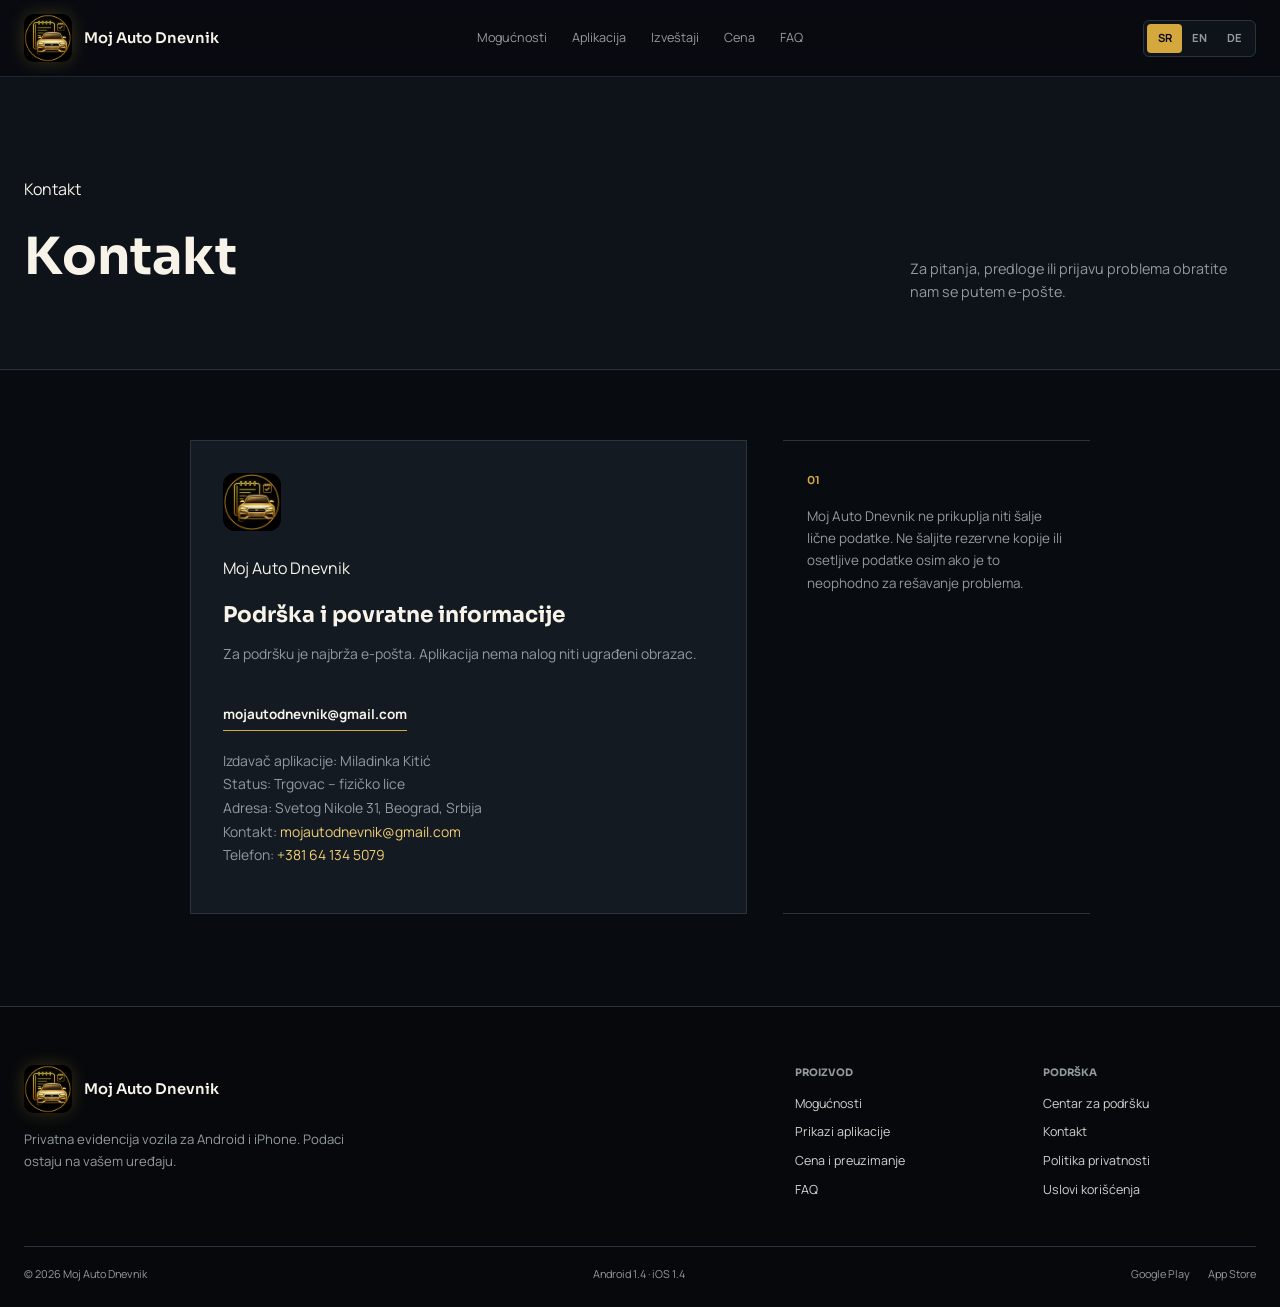
<file: contact.html>
<!doctype html><html lang="sr-Latn"><head data-title-sr="Kontakt — Moj Auto Dnevnik" data-title-en="Contact — Moj Auto Dnevnik" data-title-de="Kontakt — Moj Auto Dnevnik"><meta charset="UTF-8"><meta name="viewport" content="width=device-width,initial-scale=1"><title>Kontakt — Moj Auto Dnevnik</title><meta name="description" data-description-sr="Kontaktirajte podršku za Moj Auto Dnevnik." data-description-en="Contact Moj Auto Dnevnik support." data-description-de="Kontaktieren Sie den Support von Moj Auto Dnevnik." content="Kontaktirajte podršku za Moj Auto Dnevnik."><meta property="og:title" content="Kontakt — Moj Auto Dnevnik"><meta property="og:description" content="Kontaktirajte podršku za Moj Auto Dnevnik."><meta property="og:type" content="website"><meta name="twitter:card" content="summary_large_image"><meta name="theme-color" content="#0b0c0d"><link rel="icon" type="image/png" sizes="32x32" href="assets/icons/favicon-32.png"><link rel="apple-touch-icon" href="assets/icons/apple-touch-icon.png"><link rel="stylesheet" href="assets/css/styles.css"><link rel="stylesheet" href="assets/css/pages.css"><link rel="canonical" href="https://moj-auto-dnevnik.github.io/moj-auto-dnevnik/contact.html"><meta property="og:url" content="https://moj-auto-dnevnik.github.io/moj-auto-dnevnik/contact.html"><meta property="og:image" content="https://moj-auto-dnevnik.github.io/moj-auto-dnevnik/assets/og-share.jpg"><meta name="twitter:image" content="https://moj-auto-dnevnik.github.io/moj-auto-dnevnik/assets/og-share.jpg"></head><body><a class="skip-link" href="#main" data-sr="Pređi na sadržaj" data-en="Skip to content" data-de="Zum Inhalt springen">Pređi na sadržaj</a><header class="site-header"><div class="shell nav"><a class="brand" href="index.html" aria-label="Moj Auto Dnevnik"><img src="assets/icons/icon-512.png" alt=""><span>Moj Auto Dnevnik</span></a><nav class="nav-links" aria-label="Glavna navigacija" data-label-sr="Glavna navigacija" data-label-en="Main navigation" data-label-de="Hauptnavigation"><a href="index.html#features" data-sr="Mogućnosti" data-en="Capabilities" data-de="Funktionen">Mogućnosti</a><a href="index.html#insights" data-sr="Aplikacija" data-en="The app" data-de="Die App">Aplikacija</a><a href="index.html#insights" data-sr="Izveštaji" data-en="Reports" data-de="Berichte">Izveštaji</a><a href="index.html#pricing" data-sr="Cena" data-en="Pricing" data-de="Preis">Cena</a><a href="faq.html">FAQ</a></nav><div class="nav-actions"><div class="language-switcher" role="group" aria-label="Izbor jezika" data-label-sr="Izbor jezika" data-label-en="Language selection" data-label-de="Sprachauswahl"><button type="button" data-lang-choice="sr">SR</button><button type="button" data-lang-choice="en">EN</button><button type="button" data-lang-choice="de">DE</button></div><button class="nav-toggle" type="button" aria-label="Otvori meni" data-label-sr="Otvori meni" data-label-en="Open menu" data-label-de="Menü öffnen" aria-expanded="false"><svg viewBox="0 0 24 24" fill="none" stroke="currentColor" stroke-width="2"><path d="M4 7h16M4 12h16M4 17h16"/></svg></button></div></div></header><main id="main"><div data-lang-block="sr" class="is-active"><header class="page-hero"><div class="shell"><p class="kicker">Kontakt</p><h1>Kontakt</h1><p>Za pitanja, predloge ili prijavu problema obratite nam se putem e-pošte.</p></div></header><section class="page-body"><div class="shell contact-layout"><div class="contact-panel"><img src="assets/icons/icon-512.png" alt="Moj Auto Dnevnik"><p class="kicker">Moj Auto Dnevnik</p><h2>Podrška i povratne informacije</h2><p>Za podršku je najbrža e-pošta. Aplikacija nema nalog niti ugrađeni obrazac.</p><a class="contact-email" href="mailto:mojautodnevnik@gmail.com">mojautodnevnik@gmail.com</a><p class="contact-publisher">Izdavač aplikacije: Miladinka Kitić<br>Status: Trgovac – fizičko lice<br>Adresa: Svetog Nikole 31, Beograd, Srbija<br>Kontakt: <a href="mailto:mojautodnevnik@gmail.com">mojautodnevnik@gmail.com</a><br>Telefon: <a href="tel:+381641345079">+381 64 134 5079</a></p></div><aside class="contact-note"><span>01</span><p>Moj Auto Dnevnik ne prikuplja niti šalje lične podatke. Ne šaljite rezervne kopije ili osetljive podatke osim ako je to neophodno za rešavanje problema.</p></aside></div></section></div><div data-lang-block="en"><header class="page-hero"><div class="shell"><p class="kicker">Contact</p><h1>Contact</h1><p>For questions, feedback or bug reports, contact us by email.</p></div></header><section class="page-body"><div class="shell contact-layout"><div class="contact-panel"><img src="assets/icons/icon-512.png" alt="Moj Auto Dnevnik"><p class="kicker">Moj Auto Dnevnik</p><h2>Support and feedback</h2><p>Email is the fastest way to reach support. The app has no account or built-in contact form.</p><a class="contact-email" href="mailto:mojautodnevnik@gmail.com">mojautodnevnik@gmail.com</a><p class="contact-publisher">App publisher: Miladinka Kitić<br>Status: Trader – natural person<br>Address: Svetog Nikole 31, Belgrade, Serbia<br>Contact: <a href="mailto:mojautodnevnik@gmail.com">mojautodnevnik@gmail.com</a><br>Phone: <a href="tel:+381641345079">+381 64 134 5079</a></p></div><aside class="contact-note"><span>01</span><p>Moj Auto Dnevnik does not collect or transmit personal data. Do not send backups or sensitive information unless necessary to resolve an issue.</p></aside></div></section></div><div data-lang-block="de"><header class="page-hero"><div class="shell"><p class="kicker">Kontakt</p><h1>Kontakt</h1><p>Für Fragen, Rückmeldungen oder Fehlerberichte schreiben Sie uns eine E-Mail.</p></div></header><section class="page-body"><div class="shell contact-layout"><div class="contact-panel"><img src="assets/icons/icon-512.png" alt="Moj Auto Dnevnik"><p class="kicker">Moj Auto Dnevnik</p><h2>Support und Rückmeldungen</h2><p>Am schnellsten erreichen Sie den Support per E-Mail. Die App hat kein Konto und kein integriertes Formular.</p><a class="contact-email" href="mailto:mojautodnevnik@gmail.com">mojautodnevnik@gmail.com</a><p class="contact-publisher">Herausgeberin der App: Miladinka Kitić<br>Status: Händlerin – natürliche Person<br>Anschrift: Svetog Nikole 31, Belgrad, Serbien<br>Kontakt: <a href="mailto:mojautodnevnik@gmail.com">mojautodnevnik@gmail.com</a><br>Telefon: <a href="tel:+381641345079">+381 64 134 5079</a></p></div><aside class="contact-note"><span>01</span><p>Moj Auto Dnevnik erhebt und überträgt keine personenbezogenen Daten. Senden Sie keine Sicherungen oder sensiblen Informationen, außer wenn es zur Lösung eines Problems nötig ist.</p></aside></div></section></div></main><footer class="site-footer"><div class="shell footer-main"><div class="footer-intro"><a class="brand" href="index.html"><img src="assets/icons/icon-512.png" alt=""><span>Moj Auto Dnevnik</span></a><p data-sr="Privatna evidencija vozila za Android i iPhone. Podaci ostaju na vašem uređaju." data-en="A private vehicle logbook for Android and iPhone. Your data stays on your device." data-de="Ein privates Fahrzeugtagebuch für Android und iPhone. Ihre Daten bleiben auf Ihrem Gerät.">Privatna evidencija vozila za Android i iPhone. Podaci ostaju na vašem uređaju.</p></div><div class="footer-nav"><div><h2 data-sr="Proizvod" data-en="Product" data-de="Produkt">Proizvod</h2><a href="index.html#features" data-sr="Mogućnosti" data-en="Capabilities" data-de="Funktionen">Mogućnosti</a><a href="index.html#insights" data-sr="Prikazi aplikacije" data-en="App screens" data-de="App-Ansichten">Prikazi aplikacije</a><a href="index.html#pricing" data-sr="Cena i preuzimanje" data-en="Price & download" data-de="Preis &amp; Download">Cena i preuzimanje</a><a href="faq.html">FAQ</a></div><div><h2 data-sr="Podrška" data-en="Support" data-de="Support">Podrška</h2><a href="support.html" data-sr="Centar za podršku" data-en="Support center" data-de="Support-Center">Centar za podršku</a><a href="contact.html" data-sr="Kontakt" data-en="Contact" data-de="Kontakt">Kontakt</a><a href="privacy-policy.html" data-sr="Politika privatnosti" data-en="Privacy Policy" data-de="Datenschutzerklärung">Politika privatnosti</a><a href="terms-of-use.html" data-sr="Uslovi korišćenja" data-en="Terms of Use" data-de="Nutzungsbedingungen">Uslovi korišćenja</a></div></div></div><div class="shell footer-bottom"><span>© <span data-year>2026</span> Moj Auto Dnevnik</span><span data-sr="Android 1.4 · iOS 1.4" data-en="Android 1.4 · iOS 1.4" data-de="Android 1.4 · iOS 1.4">Android 1.4 · iOS 1.4</span><div><a href="https://play.google.com/store/apps/details?id=app.mojautodnevnik&amp;hl=sr-Latn&amp;gl=RS" target="_blank" rel="noopener noreferrer">Google Play</a><a href="https://apps.apple.com/rs/app/moj-auto-dnevnik/id6808222806" target="_blank" rel="noopener noreferrer">App Store</a></div></div></footer><script src="assets/js/main.js"></script></body></html>
</file>
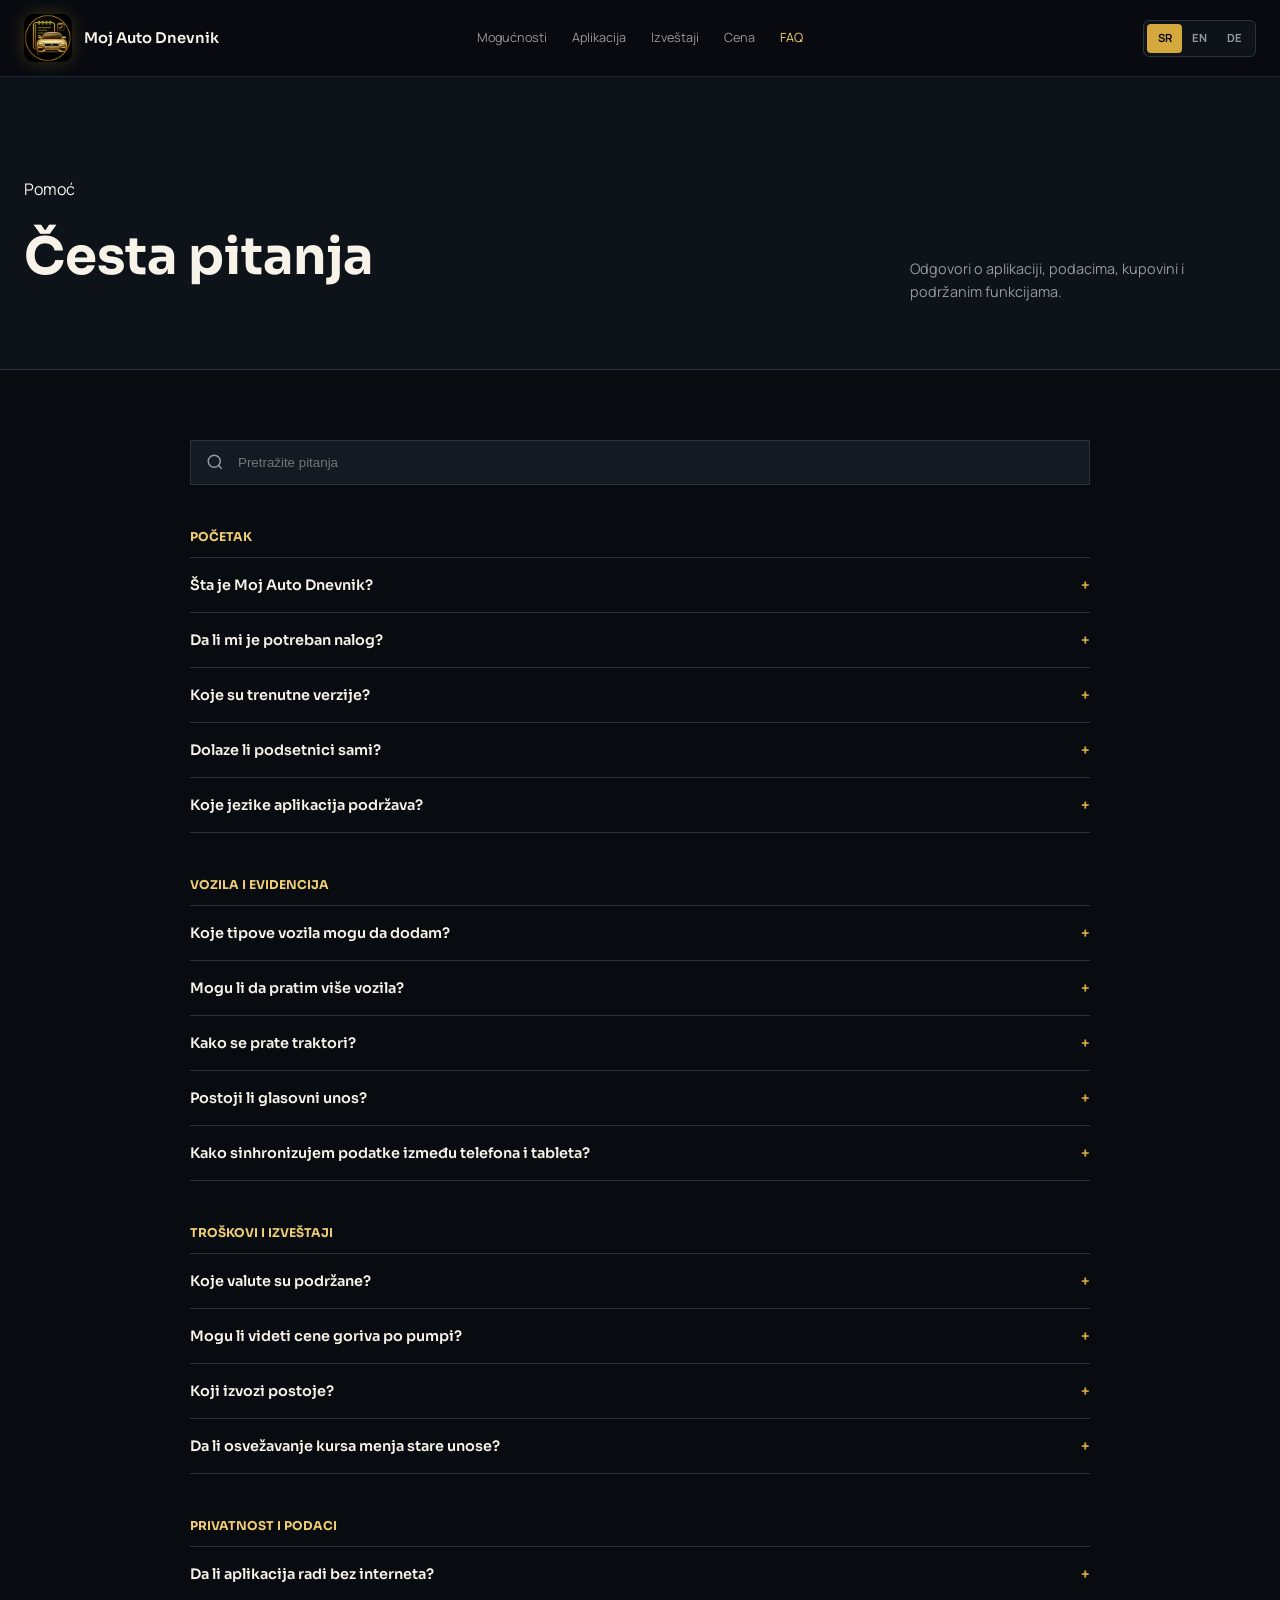
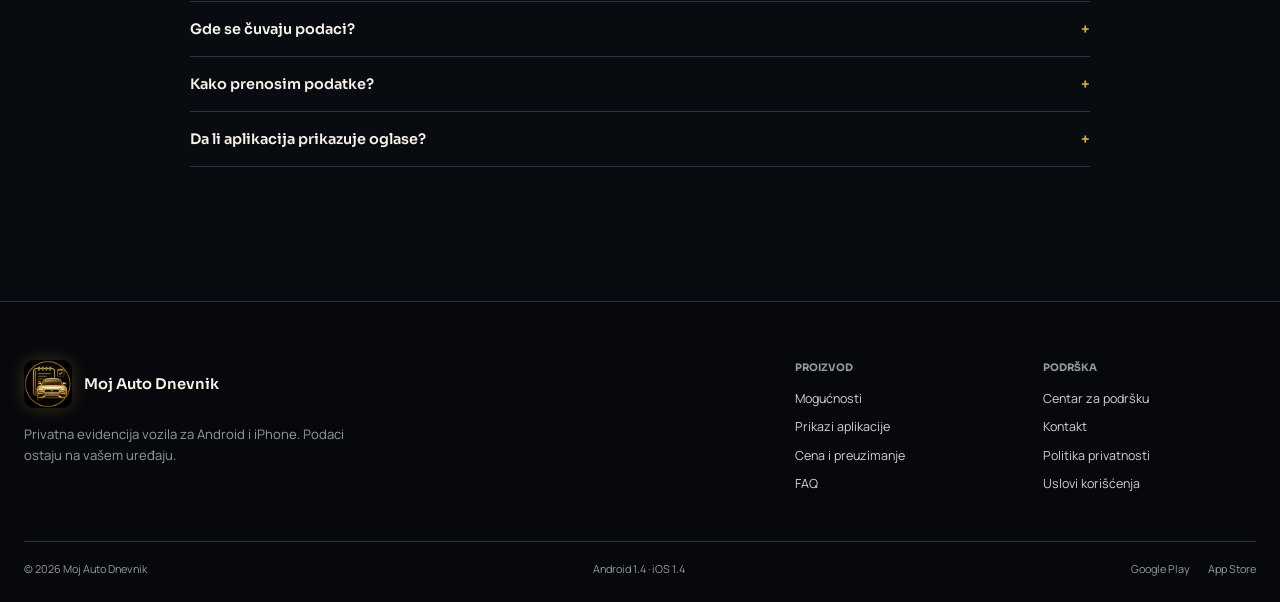
<file: faq.html>
<!doctype html><html lang="sr-Latn"><head data-title-sr="Česta pitanja — Moj Auto Dnevnik" data-title-en="Frequently asked questions — Moj Auto Dnevnik" data-title-de="Häufige Fragen — Moj Auto Dnevnik"><meta charset="UTF-8"><meta name="viewport" content="width=device-width,initial-scale=1"><title>Česta pitanja — Moj Auto Dnevnik</title><meta name="description" data-description-sr="Odgovori o funkcijama i korišćenju aplikacije Moj Auto Dnevnik." data-description-en="Answers about Moj Auto Dnevnik features and use." data-description-de="Antworten zu Funktionen und Nutzung von Moj Auto Dnevnik." content="Odgovori o funkcijama i korišćenju aplikacije Moj Auto Dnevnik."><meta property="og:title" content="Česta pitanja — Moj Auto Dnevnik"><meta property="og:description" content="Odgovori o funkcijama i korišćenju aplikacije Moj Auto Dnevnik."><meta property="og:type" content="website"><meta name="twitter:card" content="summary_large_image"><meta name="theme-color" content="#0b0c0d"><link rel="icon" type="image/png" sizes="32x32" href="assets/icons/favicon-32.png"><link rel="apple-touch-icon" href="assets/icons/apple-touch-icon.png"><link rel="stylesheet" href="assets/css/styles.css"><link rel="stylesheet" href="assets/css/pages.css"><link rel="canonical" href="https://moj-auto-dnevnik.github.io/moj-auto-dnevnik/faq.html"><meta property="og:url" content="https://moj-auto-dnevnik.github.io/moj-auto-dnevnik/faq.html"><meta property="og:image" content="https://moj-auto-dnevnik.github.io/moj-auto-dnevnik/assets/og-share.jpg"><meta name="twitter:image" content="https://moj-auto-dnevnik.github.io/moj-auto-dnevnik/assets/og-share.jpg"></head><body><a class="skip-link" href="#main" data-sr="Pređi na sadržaj" data-en="Skip to content" data-de="Zum Inhalt springen">Pređi na sadržaj</a><header class="site-header"><div class="shell nav"><a class="brand" href="index.html" aria-label="Moj Auto Dnevnik"><img src="assets/icons/icon-512.png" alt=""><span>Moj Auto Dnevnik</span></a><nav class="nav-links" aria-label="Glavna navigacija" data-label-sr="Glavna navigacija" data-label-en="Main navigation" data-label-de="Hauptnavigation"><a href="index.html#features" data-sr="Mogućnosti" data-en="Capabilities" data-de="Funktionen">Mogućnosti</a><a href="index.html#insights" data-sr="Aplikacija" data-en="The app" data-de="Die App">Aplikacija</a><a href="index.html#insights" data-sr="Izveštaji" data-en="Reports" data-de="Berichte">Izveštaji</a><a href="index.html#pricing" data-sr="Cena" data-en="Pricing" data-de="Preis">Cena</a><a href="faq.html">FAQ</a></nav><div class="nav-actions"><div class="language-switcher" role="group" aria-label="Izbor jezika" data-label-sr="Izbor jezika" data-label-en="Language selection" data-label-de="Sprachauswahl"><button type="button" data-lang-choice="sr">SR</button><button type="button" data-lang-choice="en">EN</button><button type="button" data-lang-choice="de">DE</button></div><button class="nav-toggle" type="button" aria-label="Otvori meni" data-label-sr="Otvori meni" data-label-en="Open menu" data-label-de="Menü öffnen" aria-expanded="false"><svg viewBox="0 0 24 24" fill="none" stroke="currentColor" stroke-width="2"><path d="M4 7h16M4 12h16M4 17h16"/></svg></button></div></div></header><main id="main"><div data-lang-block="sr" class="is-active"><header class="page-hero"><div class="shell"><p class="kicker">Pomoć</p><h1>Česta pitanja</h1><p>Odgovori o aplikaciji, podacima, kupovini i podržanim funkcijama.</p></div></header><section class="page-body"><div class="shell narrow"><div class="faq-search"><svg viewBox="0 0 24 24" fill="none" stroke="currentColor" stroke-width="2"><circle cx="11" cy="11" r="8"/><path d="m21 21-4.3-4.3"/></svg><input type="search" data-faq-search placeholder="Pretražite pitanja" aria-label="Pretražite pitanja"></div><section class="faq-group"><h2>Početak</h2><details class="faq-item"><summary>Šta je Moj Auto Dnevnik?</summary><div class="faq-answer"><p>Privatna aplikacija za evidenciju vozila, goriva, servisa, troškova, dokumenata i rokova.</p></div></details><details class="faq-item"><summary>Da li mi je potreban nalog?</summary><div class="faq-answer"><p>Ne. Nema registracije ni prijave.</p></div></details><details class="faq-item"><summary>Koje su trenutne verzije?</summary><div class="faq-answer"><p>Android 1.4 je dostupan na Google Play-u, a iOS 1.4 na App Store-u. Nove funkcije verzije 1.4 dostupne su na obe platforme.</p></div></details><details class="faq-item"><summary>Dolaze li podsetnici sami?</summary><div class="faq-answer"><p>Da. Aplikacija vas obavesti pre isteka registracije, osiguranja ili servisa, a widget na početnom ekranu pokazuje sledeći rok.</p></div></details><details class="faq-item"><summary>Koje jezike aplikacija podržava?</summary><div class="faq-answer"><p>Srpski latinica, srpski ćirilica, bosanski, hrvatski, engleski i nemački.</p></div></details></section><section class="faq-group"><h2>Vozila i evidencija</h2><details class="faq-item"><summary>Koje tipove vozila mogu da dodam?</summary><div class="faq-answer"><p>Automobil, motocikl, kamion, autobus, kombi i traktor.</p></div></details><details class="faq-item"><summary>Mogu li da pratim više vozila?</summary><div class="faq-answer"><p>Da. Svako vozilo ima zasebnu istoriju, analitiku i rokove.</p></div></details><details class="faq-item"><summary>Kako se prate traktori?</summary><div class="faq-answer"><p>Servisi i podsetnici koriste radne sate i datum umesto kilometarskih intervala.</p></div></details><details class="faq-item"><summary>Postoji li glasovni unos?</summary><div class="faq-answer"><p>Da. Recite gde ste točili, koliko i po kojoj ceni — aplikacija popuni polja, vi ih pregledate i tek onda sačuvate. Ručni unos ostaje kao do sada.</p></div></details><details class="faq-item"><summary>Kako sinhronizujem podatke između telefona i tableta?</summary><div class="faq-answer"><p>Delite izabrana vozila i njihove unose između Android i Apple telefona i tableta na istoj Wi-Fi mreži, bez naloga i cloud sinhronizacije. Poruke razlikuju potvrđen prenos od prekida, nepoklapanja podataka ili problema sa čuvanjem. Za ovu proveru koristite najnoviju dostupnu verziju aplikacije na oba uređaja i držite aplikaciju otvorenu. Nakon čuvanja aplikacija poredi sadržaj izabranih podataka na oba uređaja. Ako pronađe razliku, pokušava ponovni prenos pre potvrde uspeha. Korisnik prvo uparuje uređaje i bira vozila; kasnije aplikacija može automatski sinhronizovati njihove izmene, uključujući brisanja. Podaci se prenose direktno, bez posredničkog eksternog servera. Sadržaj Wi-Fi prenosa nije šifrovan: koristite pouzdanu mrežu. Zaštićena JSON rezervna kopija je zasebna opcija i ne šifruje Wi-Fi prenos.</p></div></details></section><section class="faq-group"><h2>Troškovi i izveštaji</h2><details class="faq-item"><summary>Koje valute su podržane?</summary><div class="faq-answer"><p>RSD, EUR, BAM, USD i AUD, uz sačuvan kurs za svaki unos.</p></div></details><details class="faq-item"><summary>Mogu li videti cene goriva po pumpi?</summary><div class="faq-answer"><p>Da. Aplikacija pokazuje cene po pumpi, poslednju, najjeftiniju i prosek za izabrani period.</p></div></details><details class="faq-item"><summary>Koji izvozi postoje?</summary><div class="faq-answer"><p>PDF mesečni i godišnji izveštaj, PDF servisna knjižica, CSV izvoz za Excel, JSON rezervna kopija i ICS kalendar rokova.</p></div></details><details class="faq-item"><summary>Da li osvežavanje kursa menja stare unose?</summary><div class="faq-answer"><p>Ne. Istorijski unos čuva kurs primenjen prilikom čuvanja.</p></div></details></section><section class="faq-group"><h2>Privatnost i podaci</h2><details class="faq-item"><summary>Da li aplikacija radi bez interneta?</summary><div class="faq-answer"><p>Da. Sve osnovne funkcije rade offline. Internet je opcionalan za osvežavanje kursa.</p></div></details><details class="faq-item"><summary>Gde se čuvaju podaci?</summary><div class="faq-answer"><p>Lokalno na uređaju, bez cloud sinhronizacije.</p></div></details><details class="faq-item"><summary>Kako prenosim podatke?</summary><div class="faq-answer"><p>Izvezite JSON rezervnu kopiju u Podešavanjima i uvezite je na drugom uređaju.</p></div></details><details class="faq-item"><summary>Da li aplikacija prikazuje oglase?</summary><div class="faq-answer"><p>Ne. Nema oglasa ni tracking SDK-ova.</p></div></details></section><p class="faq-empty">Nema pitanja koja odgovaraju pretrazi.</p></div></section></div><div data-lang-block="en"><header class="page-hero"><div class="shell"><p class="kicker">Help</p><h1>Frequently asked questions</h1><p>Answers about the app, data, purchase and supported features.</p></div></header><section class="page-body"><div class="shell narrow"><div class="faq-search"><svg viewBox="0 0 24 24" fill="none" stroke="currentColor" stroke-width="2"><circle cx="11" cy="11" r="8"/><path d="m21 21-4.3-4.3"/></svg><input type="search" data-faq-search placeholder="Search questions" aria-label="Search questions"></div><section class="faq-group"><h2>Getting started</h2><details class="faq-item"><summary>What is Moj Auto Dnevnik?</summary><div class="faq-answer"><p>A private app for vehicle, fuel, service, cost, document and deadline records.</p></div></details><details class="faq-item"><summary>Do I need an account?</summary><div class="faq-answer"><p>No. There is no registration or sign-in.</p></div></details><details class="faq-item"><summary>What are the current versions?</summary><div class="faq-answer"><p>Android 1.4 is available on Google Play and iOS 1.4 on the App Store. The new 1.4 features are available on both platforms.</p></div></details><details class="faq-item"><summary>Do reminders come on their own?</summary><div class="faq-answer"><p>Yes. The app notifies you before a registration, insurance or service expires, and the home-screen widget shows the next deadline.</p></div></details><details class="faq-item"><summary>Which languages are supported?</summary><div class="faq-answer"><p>Serbian Latin, Serbian Cyrillic, Bosnian, Croatian, English and German.</p></div></details></section><section class="faq-group"><h2>Vehicles and records</h2><details class="faq-item"><summary>Which vehicle types can I add?</summary><div class="faq-answer"><p>Car, motorcycle, truck, bus, van and tractor.</p></div></details><details class="faq-item"><summary>Can I track multiple vehicles?</summary><div class="faq-answer"><p>Yes. Each vehicle has its own history, analytics and deadlines.</p></div></details><details class="faq-item"><summary>How are tractors tracked?</summary><div class="faq-answer"><p>Service records and reminders use operating hours and dates instead of mileage intervals.</p></div></details><details class="faq-item"><summary>Is there voice entry?</summary><div class="faq-answer"><p>Yes. Say where you filled up, how much and at what price — the app fills the fields, you review them and only then save. Manual entry works just as before.</p></div></details><details class="faq-item"><summary>How do I sync data between phones and tablets?</summary><div class="faq-answer"><p>Share selected vehicles and their records between Android and Apple phones and tablets on the same Wi-Fi network, without an account or cloud synchronization. Messages distinguish a confirmed transfer from interruptions, data mismatches or saving problems. For this check, use the latest available app version on both devices and keep the app open. After saving, the app compares the selected data on both devices. If it finds a difference, it attempts another transfer before confirming success. The user first pairs devices and selects vehicles; afterwards, the app may automatically synchronize their changes, including deletions. Data transfers directly without an intermediary external server. Wi-Fi transfer content is not encrypted: use a trusted network. A password-protected JSON backup is a separate option and does not encrypt Wi-Fi transfers.</p></div></details></section><section class="faq-group"><h2>Costs and reports</h2><details class="faq-item"><summary>Which currencies are supported?</summary><div class="faq-answer"><p>RSD, EUR, BAM, USD and AUD, with the applied rate saved on every entry.</p></div></details><details class="faq-item"><summary>Can I see fuel prices per station?</summary><div class="faq-answer"><p>Yes. The app shows prices per station, the latest, the cheapest and the average for the chosen period.</p></div></details><details class="faq-item"><summary>Which exports are available?</summary><div class="faq-answer"><p>PDF monthly and annual reports, PDF service book, CSV export for Excel, JSON backup and ICS deadline calendar.</p></div></details><details class="faq-item"><summary>Does refreshing rates change old records?</summary><div class="faq-answer"><p>No. Historical records keep the rate applied when they were saved.</p></div></details></section><section class="faq-group"><h2>Privacy and data</h2><details class="faq-item"><summary>Does the app work offline?</summary><div class="faq-answer"><p>Yes. All core features work offline. Internet is optional for exchange-rate refreshes.</p></div></details><details class="faq-item"><summary>Where is my data stored?</summary><div class="faq-answer"><p>Locally on your device, without cloud synchronization.</p></div></details><details class="faq-item"><summary>How do I move my data?</summary><div class="faq-answer"><p>Export a JSON backup in Settings and import it on the other device.</p></div></details><details class="faq-item"><summary>Does the app show ads?</summary><div class="faq-answer"><p>No. There are no ads or tracking SDKs.</p></div></details></section><p class="faq-empty">No questions match your search.</p></div></section></div><div data-lang-block="de"><header class="page-hero"><div class="shell"><p class="kicker">Hilfe</p><h1>Häufige Fragen</h1><p>Antworten zur App, zu Daten, Kauf und unterstützten Funktionen.</p></div></header><section class="page-body"><div class="shell narrow"><div class="faq-search"><svg viewBox="0 0 24 24" fill="none" stroke="currentColor" stroke-width="2"><circle cx="11" cy="11" r="8"/><path d="m21 21-4.3-4.3"/></svg><input type="search" data-faq-search placeholder="Fragen durchsuchen" aria-label="Fragen durchsuchen"></div><section class="faq-group"><h2>Erste Schritte</h2><details class="faq-item"><summary>Was ist Moj Auto Dnevnik?</summary><div class="faq-answer"><p>Eine private App für Fahrzeuge, Kraftstoff, Service, Kosten, Dokumente und Fristen.</p></div></details><details class="faq-item"><summary>Brauche ich ein Konto?</summary><div class="faq-answer"><p>Nein. Es gibt keine Registrierung und keine Anmeldung.</p></div></details><details class="faq-item"><summary>Welche Versionen sind aktuell?</summary><div class="faq-answer"><p>Android 1.4 ist bei Google Play und iOS 1.4 im App Store erhältlich. Die neuen Funktionen der Version 1.4 sind auf beiden Plattformen verfügbar.</p></div></details><details class="faq-item"><summary>Kommen Erinnerungen automatisch?</summary><div class="faq-answer"><p>Ja. Die App benachrichtigt Sie, bevor Zulassung, Versicherung oder Service ablaufen, und das Widget auf dem Startbildschirm zeigt die nächste Frist.</p></div></details><details class="faq-item"><summary>Welche Sprachen werden unterstützt?</summary><div class="faq-answer"><p>Serbisch (Lateinisch), Serbisch (Kyrillisch), Bosnisch, Kroatisch, Englisch und Deutsch.</p></div></details></section><section class="faq-group"><h2>Fahrzeuge und Einträge</h2><details class="faq-item"><summary>Welche Fahrzeugtypen kann ich hinzufügen?</summary><div class="faq-answer"><p>Auto, Motorrad, Lkw, Bus, Transporter und Traktor.</p></div></details><details class="faq-item"><summary>Kann ich mehrere Fahrzeuge verwalten?</summary><div class="faq-answer"><p>Ja. Jedes Fahrzeug hat eigenen Verlauf, eigene Auswertungen und Fristen.</p></div></details><details class="faq-item"><summary>Wie werden Traktoren erfasst?</summary><div class="faq-answer"><p>Serviceeinträge und Erinnerungen nutzen Betriebsstunden und Daten statt Kilometerintervallen.</p></div></details><details class="faq-item"><summary>Gibt es eine Spracheingabe?</summary><div class="faq-answer"><p>Ja. Sagen Sie, wo, wie viel und zu welchem Preis Sie getankt haben — die App füllt die Felder aus, Sie prüfen sie und speichern erst dann. Die manuelle Eingabe funktioniert wie gewohnt.</p></div></details><details class="faq-item"><summary>Wie synchronisiere ich Daten zwischen Smartphones und Tablets?</summary><div class="faq-answer"><p>Teilen Sie ausgewählte Fahrzeuge und ihre Einträge zwischen Android- und Apple-Smartphones und -Tablets im selben WLAN, ohne Konto oder Cloud-Synchronisierung. Meldungen unterscheiden eine bestätigte Übertragung von Unterbrechungen, Datenunterschieden oder Speicherproblemen. Nutzen Sie für diese Prüfung auf beiden Geräten die neueste verfügbare App-Version und lassen Sie die App geöffnet. Nach dem Speichern vergleicht die App die ausgewählten Daten auf beiden Geräten. Bei Unterschieden versucht sie eine erneute Übertragung, bevor sie den Erfolg bestätigt. Der Nutzer koppelt zuerst die Geräte und wählt Fahrzeuge; danach kann die App deren Änderungen einschließlich Löschungen automatisch synchronisieren. Die Daten werden direkt ohne vermittelnden externen Server übertragen. Der Inhalt der WLAN-Übertragung ist nicht verschlüsselt: Nutzen Sie ein vertrauenswürdiges Netzwerk. Eine passwortgeschützte JSON-Sicherung ist eine separate Option und verschlüsselt keine WLAN-Übertragungen.</p></div></details></section><section class="faq-group"><h2>Kosten und Berichte</h2><details class="faq-item"><summary>Welche Währungen werden unterstützt?</summary><div class="faq-answer"><p>RSD, EUR, BAM, USD und AUD, mit dem angewandten Kurs bei jedem Eintrag gespeichert.</p></div></details><details class="faq-item"><summary>Sehe ich Kraftstoffpreise pro Tankstelle?</summary><div class="faq-answer"><p>Ja. Die App zeigt Preise pro Tankstelle: den neuesten, den günstigsten und den Durchschnitt für den gewählten Zeitraum.</p></div></details><details class="faq-item"><summary>Welche Exporte gibt es?</summary><div class="faq-answer"><p>PDF-Monats- und Jahresbericht, PDF-Serviceheft, CSV-Export für Excel, JSON-Sicherung und ICS-Fristenkalender.</p></div></details><details class="faq-item"><summary>Ändert eine Kursaktualisierung alte Einträge?</summary><div class="faq-answer"><p>Nein. Ältere Einträge behalten den Kurs, der beim Speichern galt.</p></div></details></section><section class="faq-group"><h2>Datenschutz und Daten</h2><details class="faq-item"><summary>Funktioniert die App offline?</summary><div class="faq-answer"><p>Ja. Alle Kernfunktionen arbeiten offline. Internet ist nur optional für Kursaktualisierungen.</p></div></details><details class="faq-item"><summary>Wo werden meine Daten gespeichert?</summary><div class="faq-answer"><p>Lokal auf Ihrem Gerät, ohne Cloud-Synchronisierung.</p></div></details><details class="faq-item"><summary>Wie übertrage ich meine Daten?</summary><div class="faq-answer"><p>Exportieren Sie in den Einstellungen eine JSON-Sicherung und importieren Sie sie auf dem anderen Gerät.</p></div></details><details class="faq-item"><summary>Zeigt die App Werbung?</summary><div class="faq-answer"><p>Nein. Es gibt keine Werbung und keine Tracking-SDKs.</p></div></details></section><p class="faq-empty">Keine Fragen passen zu Ihrer Suche.</p></div></section></div></main><footer class="site-footer"><div class="shell footer-main"><div class="footer-intro"><a class="brand" href="index.html"><img src="assets/icons/icon-512.png" alt=""><span>Moj Auto Dnevnik</span></a><p data-sr="Privatna evidencija vozila za Android i iPhone. Podaci ostaju na vašem uređaju." data-en="A private vehicle logbook for Android and iPhone. Your data stays on your device." data-de="Ein privates Fahrzeugtagebuch für Android und iPhone. Ihre Daten bleiben auf Ihrem Gerät.">Privatna evidencija vozila za Android i iPhone. Podaci ostaju na vašem uređaju.</p></div><div class="footer-nav"><div><h2 data-sr="Proizvod" data-en="Product" data-de="Produkt">Proizvod</h2><a href="index.html#features" data-sr="Mogućnosti" data-en="Capabilities" data-de="Funktionen">Mogućnosti</a><a href="index.html#insights" data-sr="Prikazi aplikacije" data-en="App screens" data-de="App-Ansichten">Prikazi aplikacije</a><a href="index.html#pricing" data-sr="Cena i preuzimanje" data-en="Price & download" data-de="Preis &amp; Download">Cena i preuzimanje</a><a href="faq.html">FAQ</a></div><div><h2 data-sr="Podrška" data-en="Support" data-de="Support">Podrška</h2><a href="support.html" data-sr="Centar za podršku" data-en="Support center" data-de="Support-Center">Centar za podršku</a><a href="contact.html" data-sr="Kontakt" data-en="Contact" data-de="Kontakt">Kontakt</a><a href="privacy-policy.html" data-sr="Politika privatnosti" data-en="Privacy Policy" data-de="Datenschutzerklärung">Politika privatnosti</a><a href="terms-of-use.html" data-sr="Uslovi korišćenja" data-en="Terms of Use" data-de="Nutzungsbedingungen">Uslovi korišćenja</a></div></div></div><div class="shell footer-bottom"><span>© <span data-year>2026</span> Moj Auto Dnevnik</span><span data-sr="Android 1.4 · iOS 1.4" data-en="Android 1.4 · iOS 1.4" data-de="Android 1.4 · iOS 1.4">Android 1.4 · iOS 1.4</span><div><a href="https://play.google.com/store/apps/details?id=app.mojautodnevnik&amp;hl=sr-Latn&amp;gl=RS" target="_blank" rel="noopener noreferrer">Google Play</a><a href="https://apps.apple.com/rs/app/moj-auto-dnevnik/id6808222806" target="_blank" rel="noopener noreferrer">App Store</a></div></div></footer><script src="assets/js/main.js"></script><script src="assets/js/faq.js"></script></body></html>
</file>
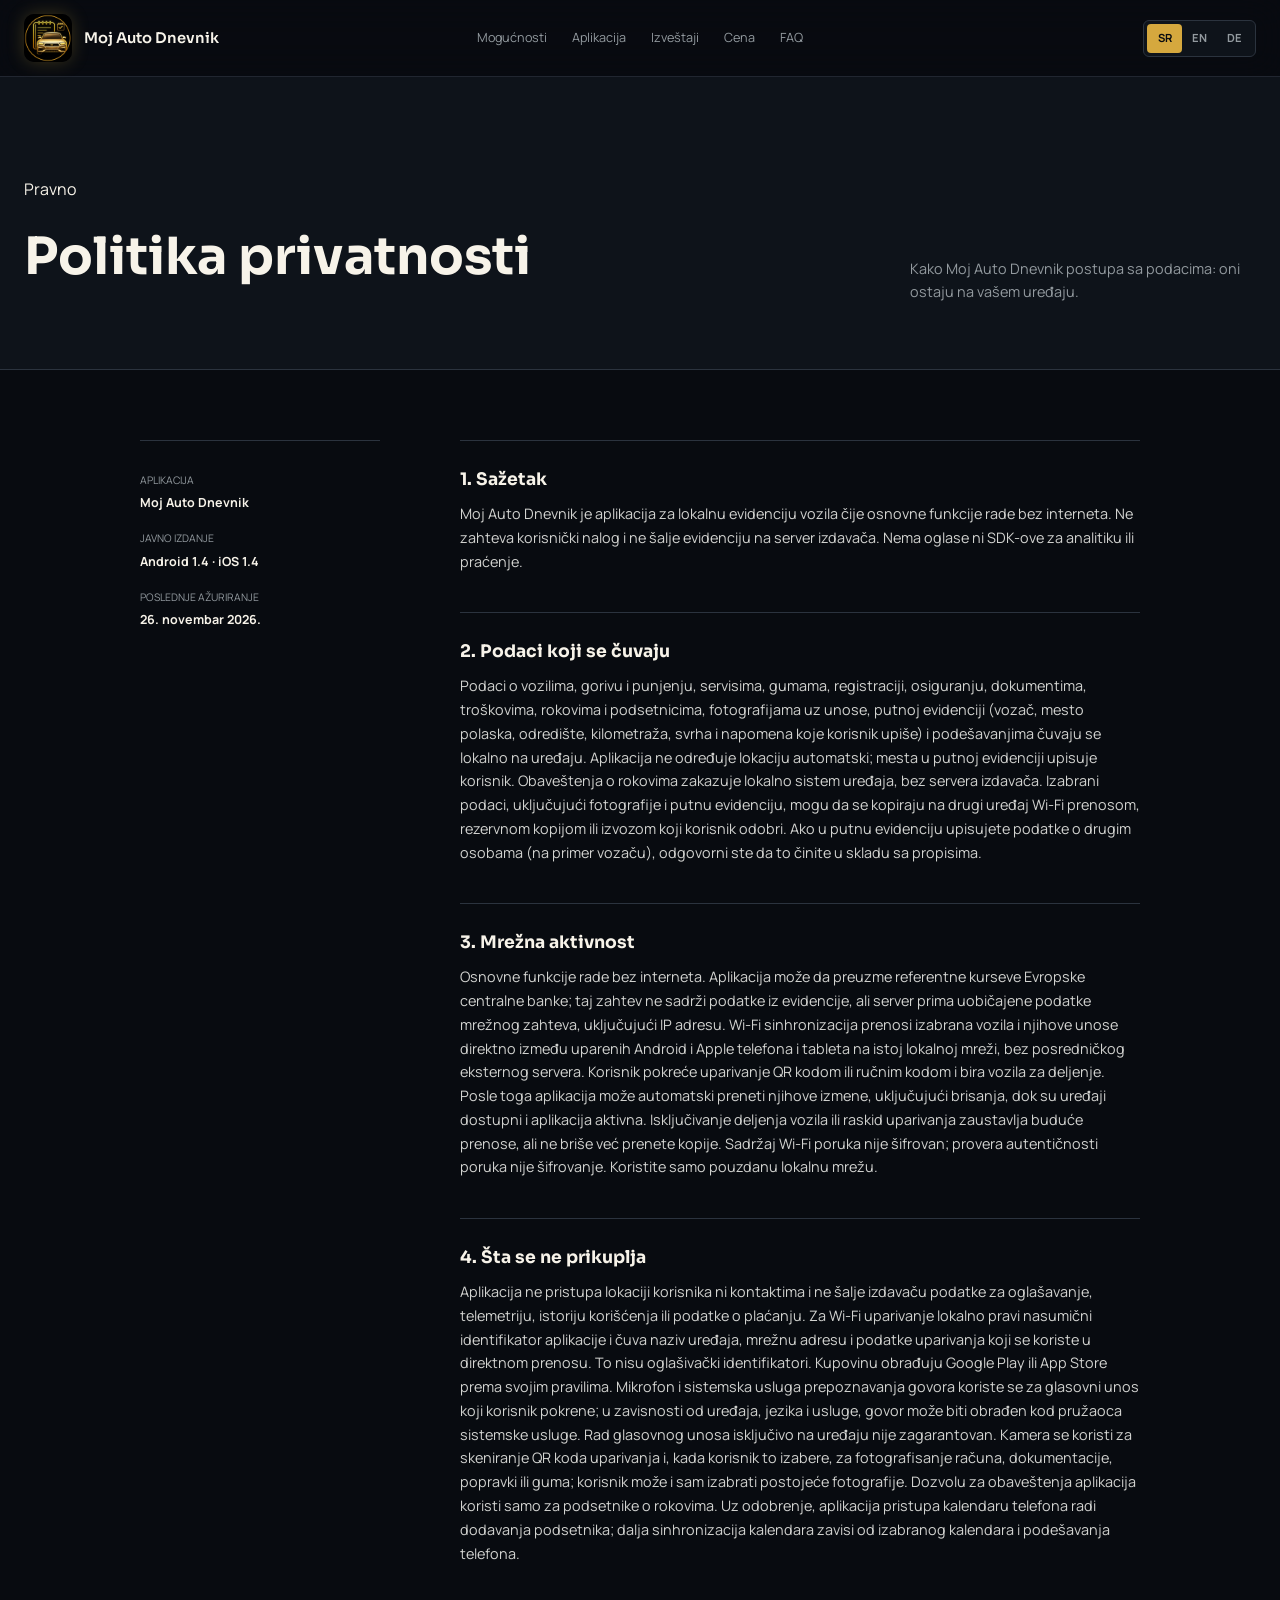
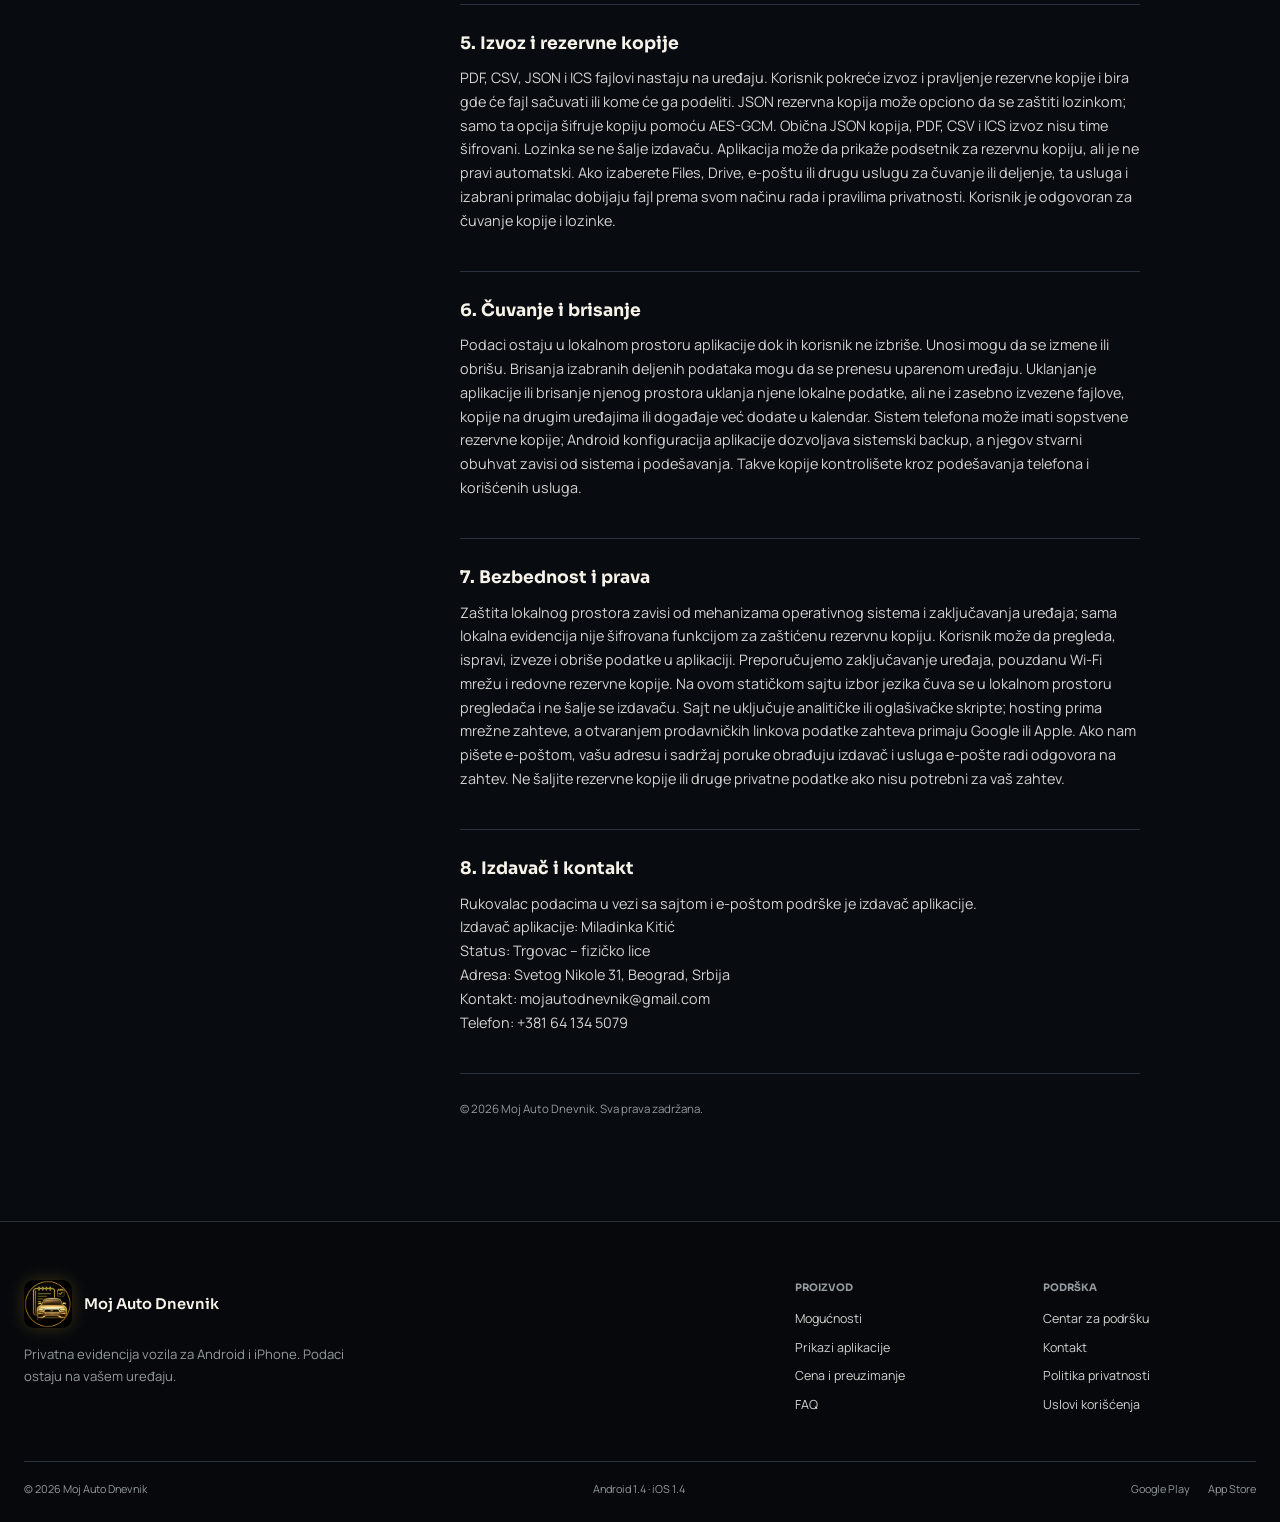
<file: privacy-policy.html>
<!doctype html><html lang="sr-Latn"><head data-title-sr="Politika privatnosti — Moj Auto Dnevnik" data-title-en="Privacy Policy — Moj Auto Dnevnik" data-title-de="Datenschutzerklärung — Moj Auto Dnevnik"><meta charset="UTF-8"><meta name="viewport" content="width=device-width,initial-scale=1"><title>Politika privatnosti — Moj Auto Dnevnik</title><meta name="description" data-description-sr="Politika privatnosti aplikacije Moj Auto Dnevnik." data-description-en="Privacy Policy for Moj Auto Dnevnik." data-description-de="Datenschutzerklärung für Moj Auto Dnevnik." content="Politika privatnosti aplikacije Moj Auto Dnevnik."><meta property="og:title" content="Politika privatnosti — Moj Auto Dnevnik"><meta property="og:description" content="Politika privatnosti aplikacije Moj Auto Dnevnik."><meta property="og:type" content="website"><meta name="twitter:card" content="summary_large_image"><meta name="theme-color" content="#0b0c0d"><link rel="icon" type="image/png" sizes="32x32" href="assets/icons/favicon-32.png"><link rel="apple-touch-icon" href="assets/icons/apple-touch-icon.png"><link rel="stylesheet" href="assets/css/styles.css"><link rel="stylesheet" href="assets/css/pages.css"><link rel="canonical" href="https://moj-auto-dnevnik.github.io/moj-auto-dnevnik/privacy-policy.html"><meta property="og:url" content="https://moj-auto-dnevnik.github.io/moj-auto-dnevnik/privacy-policy.html"><meta property="og:image" content="https://moj-auto-dnevnik.github.io/moj-auto-dnevnik/assets/og-share.jpg"><meta name="twitter:image" content="https://moj-auto-dnevnik.github.io/moj-auto-dnevnik/assets/og-share.jpg"></head><body><a class="skip-link" href="#main" data-sr="Pređi na sadržaj" data-en="Skip to content" data-de="Zum Inhalt springen">Pređi na sadržaj</a><header class="site-header"><div class="shell nav"><a class="brand" href="index.html" aria-label="Moj Auto Dnevnik"><img src="assets/icons/icon-512.png" alt=""><span>Moj Auto Dnevnik</span></a><nav class="nav-links" aria-label="Glavna navigacija" data-label-sr="Glavna navigacija" data-label-en="Main navigation" data-label-de="Hauptnavigation"><a href="index.html#features" data-sr="Mogućnosti" data-en="Capabilities" data-de="Funktionen">Mogućnosti</a><a href="index.html#insights" data-sr="Aplikacija" data-en="The app" data-de="Die App">Aplikacija</a><a href="index.html#insights" data-sr="Izveštaji" data-en="Reports" data-de="Berichte">Izveštaji</a><a href="index.html#pricing" data-sr="Cena" data-en="Pricing" data-de="Preis">Cena</a><a href="faq.html">FAQ</a></nav><div class="nav-actions"><div class="language-switcher" role="group" aria-label="Izbor jezika" data-label-sr="Izbor jezika" data-label-en="Language selection" data-label-de="Sprachauswahl"><button type="button" data-lang-choice="sr">SR</button><button type="button" data-lang-choice="en">EN</button><button type="button" data-lang-choice="de">DE</button></div><button class="nav-toggle" type="button" aria-label="Otvori meni" data-label-sr="Otvori meni" data-label-en="Open menu" data-label-de="Menü öffnen" aria-expanded="false"><svg viewBox="0 0 24 24" fill="none" stroke="currentColor" stroke-width="2"><path d="M4 7h16M4 12h16M4 17h16"/></svg></button></div></div></header><main id="main"><div data-lang-block="sr" class="is-active"><header class="page-hero"><div class="shell"><p class="kicker">Pravno</p><h1>Politika privatnosti</h1><p>Kako Moj Auto Dnevnik postupa sa podacima: oni ostaju na vašem uređaju.</p></div></header><section class="page-body legal"><div class="shell legal-layout"><aside class="legal-meta"><span>Aplikacija</span><strong>Moj Auto Dnevnik</strong><span>Javno izdanje</span><strong>Android 1.4 · iOS 1.4</strong><span>Poslednje ažuriranje</span><strong>26. novembar 2026.</strong></aside><article class="legal-copy"><section><h2>1. Sažetak</h2><p>Moj Auto Dnevnik je aplikacija za lokalnu evidenciju vozila čije osnovne funkcije rade bez interneta. Ne zahteva korisnički nalog i ne šalje evidenciju na server izdavača. Nema oglase ni SDK-ove za analitiku ili praćenje.</p></section><section><h2>2. Podaci koji se čuvaju</h2><p>Podaci o vozilima, gorivu i punjenju, servisima, gumama, registraciji, osiguranju, dokumentima, troškovima, rokovima i podsetnicima, fotografijama uz unose, putnoj evidenciji (vozač, mesto polaska, odredište, kilometraža, svrha i napomena koje korisnik upiše) i podešavanjima čuvaju se lokalno na uređaju. Aplikacija ne određuje lokaciju automatski; mesta u putnoj evidenciji upisuje korisnik. Obaveštenja o rokovima zakazuje lokalno sistem uređaja, bez servera izdavača. Izabrani podaci, uključujući fotografije i putnu evidenciju, mogu da se kopiraju na drugi uređaj Wi-Fi prenosom, rezervnom kopijom ili izvozom koji korisnik odobri. Ako u putnu evidenciju upisujete podatke o drugim osobama (na primer vozaču), odgovorni ste da to činite u skladu sa propisima.</p></section><section><h2>3. Mrežna aktivnost</h2><p>Osnovne funkcije rade bez interneta. Aplikacija može da preuzme referentne kurseve Evropske centralne banke; taj zahtev ne sadrži podatke iz evidencije, ali server prima uobičajene podatke mrežnog zahteva, uključujući IP adresu. Wi-Fi sinhronizacija prenosi izabrana vozila i njihove unose direktno između uparenih Android i Apple telefona i tableta na istoj lokalnoj mreži, bez posredničkog eksternog servera. Korisnik pokreće uparivanje QR kodom ili ručnim kodom i bira vozila za deljenje. Posle toga aplikacija može automatski preneti njihove izmene, uključujući brisanja, dok su uređaji dostupni i aplikacija aktivna. Isključivanje deljenja vozila ili raskid uparivanja zaustavlja buduće prenose, ali ne briše već prenete kopije. Sadržaj Wi-Fi poruka nije šifrovan; provera autentičnosti poruka nije šifrovanje. Koristite samo pouzdanu lokalnu mrežu.</p></section><section><h2>4. Šta se ne prikuplja</h2><p>Aplikacija ne pristupa lokaciji korisnika ni kontaktima i ne šalje izdavaču podatke za oglašavanje, telemetriju, istoriju korišćenja ili podatke o plaćanju. Za Wi-Fi uparivanje lokalno pravi nasumični identifikator aplikacije i čuva naziv uređaja, mrežnu adresu i podatke uparivanja koji se koriste u direktnom prenosu. To nisu oglašivački identifikatori. Kupovinu obrađuju Google Play ili App Store prema svojim pravilima. Mikrofon i sistemska usluga prepoznavanja govora koriste se za glasovni unos koji korisnik pokrene; u zavisnosti od uređaja, jezika i usluge, govor može biti obrađen kod pružaoca sistemske usluge. Rad glasovnog unosa isključivo na uređaju nije zagarantovan. Kamera se koristi za skeniranje QR koda uparivanja i, kada korisnik to izabere, za fotografisanje računa, dokumentacije, popravki ili guma; korisnik može i sam izabrati postojeće fotografije. Dozvolu za obaveštenja aplikacija koristi samo za podsetnike o rokovima. Uz odobrenje, aplikacija pristupa kalendaru telefona radi dodavanja podsetnika; dalja sinhronizacija kalendara zavisi od izabranog kalendara i podešavanja telefona.</p></section><section><h2>5. Izvoz i rezervne kopije</h2><p>PDF, CSV, JSON i ICS fajlovi nastaju na uređaju. Korisnik pokreće izvoz i pravljenje rezervne kopije i bira gde će fajl sačuvati ili kome će ga podeliti. JSON rezervna kopija može opciono da se zaštiti lozinkom; samo ta opcija šifruje kopiju pomoću AES-GCM. Obična JSON kopija, PDF, CSV i ICS izvoz nisu time šifrovani. Lozinka se ne šalje izdavaču. Aplikacija može da prikaže podsetnik za rezervnu kopiju, ali je ne pravi automatski. Ako izaberete Files, Drive, e-poštu ili drugu uslugu za čuvanje ili deljenje, ta usluga i izabrani primalac dobijaju fajl prema svom načinu rada i pravilima privatnosti. Korisnik je odgovoran za čuvanje kopije i lozinke.</p></section><section><h2>6. Čuvanje i brisanje</h2><p>Podaci ostaju u lokalnom prostoru aplikacije dok ih korisnik ne izbriše. Unosi mogu da se izmene ili obrišu. Brisanja izabranih deljenih podataka mogu da se prenesu uparenom uređaju. Uklanjanje aplikacije ili brisanje njenog prostora uklanja njene lokalne podatke, ali ne i zasebno izvezene fajlove, kopije na drugim uređajima ili događaje već dodate u kalendar. Sistem telefona može imati sopstvene rezervne kopije; Android konfiguracija aplikacije dozvoljava sistemski backup, a njegov stvarni obuhvat zavisi od sistema i podešavanja. Takve kopije kontrolišete kroz podešavanja telefona i korišćenih usluga.</p></section><section><h2>7. Bezbednost i prava</h2><p>Zaštita lokalnog prostora zavisi od mehanizama operativnog sistema i zaključavanja uređaja; sama lokalna evidencija nije šifrovana funkcijom za zaštićenu rezervnu kopiju. Korisnik može da pregleda, ispravi, izveze i obriše podatke u aplikaciji. Preporučujemo zaključavanje uređaja, pouzdanu Wi-Fi mrežu i redovne rezervne kopije. Na ovom statičkom sajtu izbor jezika čuva se u lokalnom prostoru pregledača i ne šalje se izdavaču. Sajt ne uključuje analitičke ili oglašivačke skripte; hosting prima mrežne zahteve, a otvaranjem prodavničkih linkova podatke zahteva primaju Google ili Apple. Ako nam pišete e-poštom, vašu adresu i sadržaj poruke obrađuju izdavač i usluga e-pošte radi odgovora na zahtev. Ne šaljite rezervne kopije ili druge privatne podatke ako nisu potrebni za vaš zahtev.</p></section><section><h2>8. Izdavač i kontakt</h2><p>Rukovalac podacima u vezi sa sajtom i e-poštom podrške je izdavač aplikacije.<br>Izdavač aplikacije: Miladinka Kitić<br>Status: Trgovac – fizičko lice<br>Adresa: Svetog Nikole 31, Beograd, Srbija<br>Kontakt: <a href="mailto:mojautodnevnik@gmail.com">mojautodnevnik@gmail.com</a><br>Telefon: <a href="tel:+381641345079">+381 64 134 5079</a></p></section><p class="legal-end">© 2026 Moj Auto Dnevnik. Sva prava zadržana.</p></article></div></section></div><div data-lang-block="en"><header class="page-hero"><div class="shell"><p class="kicker">Legal</p><h1>Privacy Policy</h1><p>How Moj Auto Dnevnik handles data: it stays on your device.</p></div></header><section class="page-body legal"><div class="shell legal-layout"><aside class="legal-meta"><span>Application</span><strong>Moj Auto Dnevnik</strong><span>Public release</span><strong>Android 1.4 · iOS 1.4</strong><span>Last updated</span><strong>November 26, 2026</strong></aside><article class="legal-copy"><section><h2>1. Summary</h2><p>Moj Auto Dnevnik is a local vehicle logbook whose core features work without internet. It does not require a user account or send logbook records to the publisher’s server. It contains no ads or analytics or tracking SDKs.</p></section><section><h2>2. Data stored</h2><p>Vehicle, fuel and charging, service, tire, registration, insurance, document, cost, deadline and reminder data, photos attached to records, trip records (driver, departure place, destination, odometer readings, purpose and note entered by the user) and settings are stored locally on the device. The app does not determine location automatically; places in trip records are entered by the user. Deadline notifications are scheduled locally by the device system, without the publisher’s server. Selected data, including photos and trip records, can be copied to another device through Wi-Fi transfer, a backup or an export approved by the user. If you enter data about other people in trip records (for example a driver), you are responsible for doing so lawfully.</p></section><section><h2>3. Network activity</h2><p>Core features work without internet. The app may download European Central Bank reference rates; that request contains no logbook records, but the server receives ordinary network-request information, including the IP address. Wi-Fi synchronization transfers selected vehicles and their records directly between paired Android and Apple phones and tablets on the same local network, without an intermediary external server. The user starts pairing with a QR code or a manual code and selects vehicles to share. Afterwards, the app may automatically transfer their changes, including deletions, while devices are reachable and the app is active. Turning off vehicle sharing or unlinking a device stops future transfers but does not delete copies already transferred. Wi-Fi message content is not encrypted; message authentication is not encryption. Use only a trusted local network.</p></section><section><h2>4. What is not collected</h2><p>The app does not access user location or contacts and does not send advertising data, telemetry, usage history or payment information to the publisher. For Wi-Fi pairing it locally generates a random app identifier and stores the device name, network address and pairing information used in direct transfers. These are not advertising identifiers. Google Play or the App Store processes purchases under its own policies. The microphone and the system speech-recognition service are used for voice entry started by the user; depending on the device, language and service, speech may be processed by the system service provider. Exclusively on-device voice recognition is not guaranteed. The camera is used to scan the pairing QR code and, when the user chooses, to photograph receipts, documentation, repairs or tires; the user can also select existing photos. The app uses notification permission only for deadline reminders. With permission, the app accesses the phone calendar to add reminders; subsequent calendar synchronization depends on the selected calendar and phone settings.</p></section><section><h2>5. Exports and backups</h2><p>PDF, CSV, JSON and ICS files are generated on the device. The user starts exports and backup creation and chooses where to save a file or whom to share it with. A JSON backup can optionally be password-protected; only that option encrypts the backup using AES-GCM. Ordinary JSON backups and PDF, CSV and ICS exports are not encrypted by this feature. The password is not sent to the publisher. The app may show a backup reminder but does not create a backup automatically. If you choose Files, Drive, email or another storage or sharing service, that service and the selected recipient receive the file according to their operation and privacy policies. The user is responsible for keeping the backup and password safe.</p></section><section><h2>6. Retention and deletion</h2><p>Data remains in the app’s local storage until the user deletes it. Records can be edited or deleted. Deletions of selected shared data may propagate to a paired device. Uninstalling the app or clearing its storage removes its local records, but not separately exported files, copies on other devices or events already added to the calendar. The phone system may provide its own backups; the app’s Android configuration permits system backup, and its actual scope depends on the system and settings. You manage those copies through your phone and service settings.</p></section><section><h2>7. Security and rights</h2><p>Protection of local storage depends on operating-system safeguards and the device lock; the local logbook itself is not encrypted by the password-protected backup feature. Users can view, correct, export and delete data in the app. We recommend a device lock, a trusted Wi-Fi network and regular backups. On this static website, the language choice is saved in browser local storage and is not sent to the publisher. The site includes no analytics or advertising scripts; the host receives network requests, and opening store links sends request information to Google or Apple. If you email us, the publisher and email service process your address and message to answer your request. Do not send backups or other private data unless needed for your request.</p></section><section><h2>8. Publisher and contact</h2><p>The controller for the website and support email is the app publisher.<br>App publisher: Miladinka Kitić<br>Status: Trader – natural person<br>Address: Svetog Nikole 31, Belgrade, Serbia<br>Contact: <a href="mailto:mojautodnevnik@gmail.com">mojautodnevnik@gmail.com</a><br>Phone: <a href="tel:+381641345079">+381 64 134 5079</a></p></section><p class="legal-end">© 2026 Moj Auto Dnevnik. All rights reserved.</p></article></div></section></div><div data-lang-block="de"><header class="page-hero"><div class="shell"><p class="kicker">Rechtliches</p><h1>Datenschutzerklärung</h1><p>Wie Moj Auto Dnevnik mit Daten umgeht: Sie bleiben auf Ihrem Gerät.</p></div></header><section class="page-body legal"><div class="shell legal-layout"><aside class="legal-meta"><span>Anwendung</span><strong>Moj Auto Dnevnik</strong><span>Öffentliche Version</span><strong>Android 1.4 · iOS 1.4</strong><span>Zuletzt aktualisiert</span><strong>26. November 2026</strong></aside><article class="legal-copy"><section><h2>1. Zusammenfassung</h2><p>Moj Auto Dnevnik ist ein lokales Fahrzeugtagebuch, dessen Kernfunktionen ohne Internet arbeiten. Die App erfordert kein Benutzerkonto und sendet keine Tagebucheinträge an einen Server des Herausgebers. Sie enthält keine Werbung sowie keine Analyse- oder Tracking-SDKs.</p></section><section><h2>2. Gespeicherte Daten</h2><p>Daten zu Fahrzeugen, Tanken und Laden, Service, Reifen, Zulassung, Versicherung, Dokumenten, Kosten, Fristen und Erinnerungen, Fotos zu Einträgen, Fahrtenaufzeichnungen (vom Nutzer eingegebene Fahrer, Abfahrtsort, Ziel, Kilometerstände, Zweck und Notiz) sowie Einstellungen werden lokal auf dem Gerät gespeichert. Die App ermittelt den Standort nicht automatisch; Orte in Fahrtenaufzeichnungen gibt der Nutzer ein. Benachrichtigungen zu Fristen plant das Gerätesystem lokal, ohne Server des Herausgebers. Ausgewählte Daten einschließlich Fotos und Fahrtenaufzeichnungen können per WLAN-Übertragung, Sicherung oder vom Nutzer genehmigtem Export auf ein anderes Gerät kopiert werden. Wenn Sie Daten anderer Personen (zum Beispiel eines Fahrers) eintragen, sind Sie für die rechtmäßige Eingabe verantwortlich.</p></section><section><h2>3. Netzwerkaktivität</h2><p>Die Kernfunktionen arbeiten ohne Internet. Die App kann Referenzkurse der Europäischen Zentralbank abrufen; die Anfrage enthält keine Tagebucheinträge, der Server erhält jedoch übliche Informationen zur Netzwerkanfrage einschließlich der IP-Adresse. Die WLAN-Synchronisierung überträgt ausgewählte Fahrzeuge und ihre Einträge direkt zwischen gekoppelten Android- und Apple-Smartphones und -Tablets im selben lokalen Netzwerk, ohne vermittelnden externen Server. Der Nutzer startet die Kopplung per QR-Code oder manuellem Code und wählt die zu teilenden Fahrzeuge. Danach kann die App deren Änderungen einschließlich Löschungen automatisch übertragen, solange die Geräte erreichbar sind und die App aktiv ist. Das Beenden der Fahrzeugfreigabe oder das Entkoppeln eines Geräts stoppt zukünftige Übertragungen, löscht aber keine bereits übertragenen Kopien. Der Inhalt der WLAN-Nachrichten ist nicht verschlüsselt; die Prüfung ihrer Authentizität ist keine Verschlüsselung. Nutzen Sie nur ein vertrauenswürdiges lokales Netzwerk.</p></section><section><h2>4. Was nicht erhoben wird</h2><p>Die App greift weder auf den Standort noch auf Kontakte zu und sendet dem Herausgeber keine Werbedaten, Telemetrie, Nutzungsverläufe oder Zahlungsinformationen. Für die WLAN-Kopplung erzeugt sie lokal eine zufällige App-Kennung und speichert Gerätename, Netzwerkadresse und Kopplungsinformationen für die direkte Übertragung. Dies sind keine Werbekennungen. Käufe werden von Google Play oder dem App Store nach deren Regeln verarbeitet. Mikrofon und systemeigener Spracherkennungsdienst werden für die vom Nutzer gestartete Spracheingabe verwendet; je nach Gerät, Sprache und Dienst kann Sprache beim Anbieter des Systemdienstes verarbeitet werden. Eine ausschließlich lokale Spracherkennung ist nicht garantiert. Die Kamera dient zum Scannen des Kopplungs-QR-Codes und, wenn der Nutzer es wählt, zum Fotografieren von Belegen, Unterlagen, Reparaturen oder Reifen; vorhandene Fotos kann der Nutzer auch selbst auswählen. Die Benachrichtigungsberechtigung nutzt die App nur für Fristerinnerungen. Mit Erlaubnis greift die App auf den Telefonkalender zu, um Erinnerungen hinzuzufügen; eine anschließende Kalendersynchronisierung hängt vom gewählten Kalender und den Telefoneinstellungen ab.</p></section><section><h2>5. Exporte und Sicherungen</h2><p>PDF-, CSV-, JSON- und ICS-Dateien werden auf dem Gerät erstellt. Der Nutzer startet Exporte und Sicherungen und wählt den Speicherort oder Empfänger. Eine JSON-Sicherung kann optional mit einem Passwort geschützt werden; nur diese Option verschlüsselt die Sicherung mit AES-GCM. Normale JSON-Sicherungen sowie PDF-, CSV- und ICS-Exporte werden durch diese Funktion nicht verschlüsselt. Das Passwort wird nicht an den Herausgeber gesendet. Die App kann an eine Sicherung erinnern, erstellt sie aber nicht automatisch. Wenn Sie Files, Drive, E-Mail oder einen anderen Speicher- oder Freigabedienst wählen, erhalten dieser Dienst und der gewählte Empfänger die Datei gemäß ihrer Funktionsweise und ihren Datenschutzregeln. Der Nutzer ist für die sichere Aufbewahrung von Sicherung und Passwort verantwortlich.</p></section><section><h2>6. Aufbewahrung und Löschung</h2><p>Die Daten bleiben im lokalen App-Speicher, bis der Nutzer sie löscht. Einträge können bearbeitet oder gelöscht werden. Löschungen ausgewählter geteilter Daten können auf ein gekoppeltes Gerät übertragen werden. Die Deinstallation oder das Löschen des App-Speichers entfernt lokale Einträge, nicht jedoch separat exportierte Dateien, Kopien auf anderen Geräten oder bereits hinzugefügte Kalendertermine. Das Telefonsystem kann eigene Sicherungen vorsehen; die Android-Konfiguration der App erlaubt Systemsicherungen, deren tatsächlicher Umfang vom System und den Einstellungen abhängt. Solche Kopien verwalten Sie in den Telefon- und Diensteinstellungen.</p></section><section><h2>7. Sicherheit und Rechte</h2><p>Der Schutz des lokalen Speichers hängt von den Schutzmechanismen des Betriebssystems und der Gerätesperre ab; das lokale Tagebuch selbst wird nicht durch die Funktion für passwortgeschützte Sicherungen verschlüsselt. Nutzer können ihre Daten in der App ansehen, korrigieren, exportieren und löschen. Wir empfehlen eine Gerätesperre, ein vertrauenswürdiges WLAN und regelmäßige Sicherungen. Auf dieser statischen Website wird die Sprachwahl im lokalen Browserspeicher gespeichert und nicht an den Herausgeber gesendet. Die Website enthält keine Analyse- oder Werbeskripte; der Hosting-Anbieter empfängt Netzwerkanfragen, und beim Öffnen der Store-Links erhalten Google oder Apple Anfrageinformationen. Wenn Sie uns eine E-Mail senden, verarbeiten der Herausgeber und der E-Mail-Dienst Ihre Adresse und Nachricht, um Ihre Anfrage zu beantworten. Senden Sie keine Sicherungen oder anderen privaten Daten, sofern sie für Ihre Anfrage nicht erforderlich sind.</p></section><section><h2>8. Herausgeberin und Kontakt</h2><p>Verantwortlich für die Website und die Support-E-Mail ist die Herausgeberin der App.<br>Herausgeberin der App: Miladinka Kitić<br>Status: Händlerin – natürliche Person<br>Anschrift: Svetog Nikole 31, Belgrad, Serbien<br>Kontakt: <a href="mailto:mojautodnevnik@gmail.com">mojautodnevnik@gmail.com</a><br>Telefon: <a href="tel:+381641345079">+381 64 134 5079</a></p></section><p class="legal-end">© 2026 Moj Auto Dnevnik. Alle Rechte vorbehalten.</p></article></div></section></div></main><footer class="site-footer"><div class="shell footer-main"><div class="footer-intro"><a class="brand" href="index.html"><img src="assets/icons/icon-512.png" alt=""><span>Moj Auto Dnevnik</span></a><p data-sr="Privatna evidencija vozila za Android i iPhone. Podaci ostaju na vašem uređaju." data-en="A private vehicle logbook for Android and iPhone. Your data stays on your device." data-de="Ein privates Fahrzeugtagebuch für Android und iPhone. Ihre Daten bleiben auf Ihrem Gerät.">Privatna evidencija vozila za Android i iPhone. Podaci ostaju na vašem uređaju.</p></div><div class="footer-nav"><div><h2 data-sr="Proizvod" data-en="Product" data-de="Produkt">Proizvod</h2><a href="index.html#features" data-sr="Mogućnosti" data-en="Capabilities" data-de="Funktionen">Mogućnosti</a><a href="index.html#insights" data-sr="Prikazi aplikacije" data-en="App screens" data-de="App-Ansichten">Prikazi aplikacije</a><a href="index.html#pricing" data-sr="Cena i preuzimanje" data-en="Price & download" data-de="Preis &amp; Download">Cena i preuzimanje</a><a href="faq.html">FAQ</a></div><div><h2 data-sr="Podrška" data-en="Support" data-de="Support">Podrška</h2><a href="support.html" data-sr="Centar za podršku" data-en="Support center" data-de="Support-Center">Centar za podršku</a><a href="contact.html" data-sr="Kontakt" data-en="Contact" data-de="Kontakt">Kontakt</a><a href="privacy-policy.html" data-sr="Politika privatnosti" data-en="Privacy Policy" data-de="Datenschutzerklärung">Politika privatnosti</a><a href="terms-of-use.html" data-sr="Uslovi korišćenja" data-en="Terms of Use" data-de="Nutzungsbedingungen">Uslovi korišćenja</a></div></div></div><div class="shell footer-bottom"><span>© <span data-year>2026</span> Moj Auto Dnevnik</span><span data-sr="Android 1.4 · iOS 1.4" data-en="Android 1.4 · iOS 1.4" data-de="Android 1.4 · iOS 1.4">Android 1.4 · iOS 1.4</span><div><a href="https://play.google.com/store/apps/details?id=app.mojautodnevnik&amp;hl=sr-Latn&amp;gl=RS" target="_blank" rel="noopener noreferrer">Google Play</a><a href="https://apps.apple.com/rs/app/moj-auto-dnevnik/id6808222806" target="_blank" rel="noopener noreferrer">App Store</a></div></div></footer><script src="assets/js/main.js"></script></body></html>
</file>
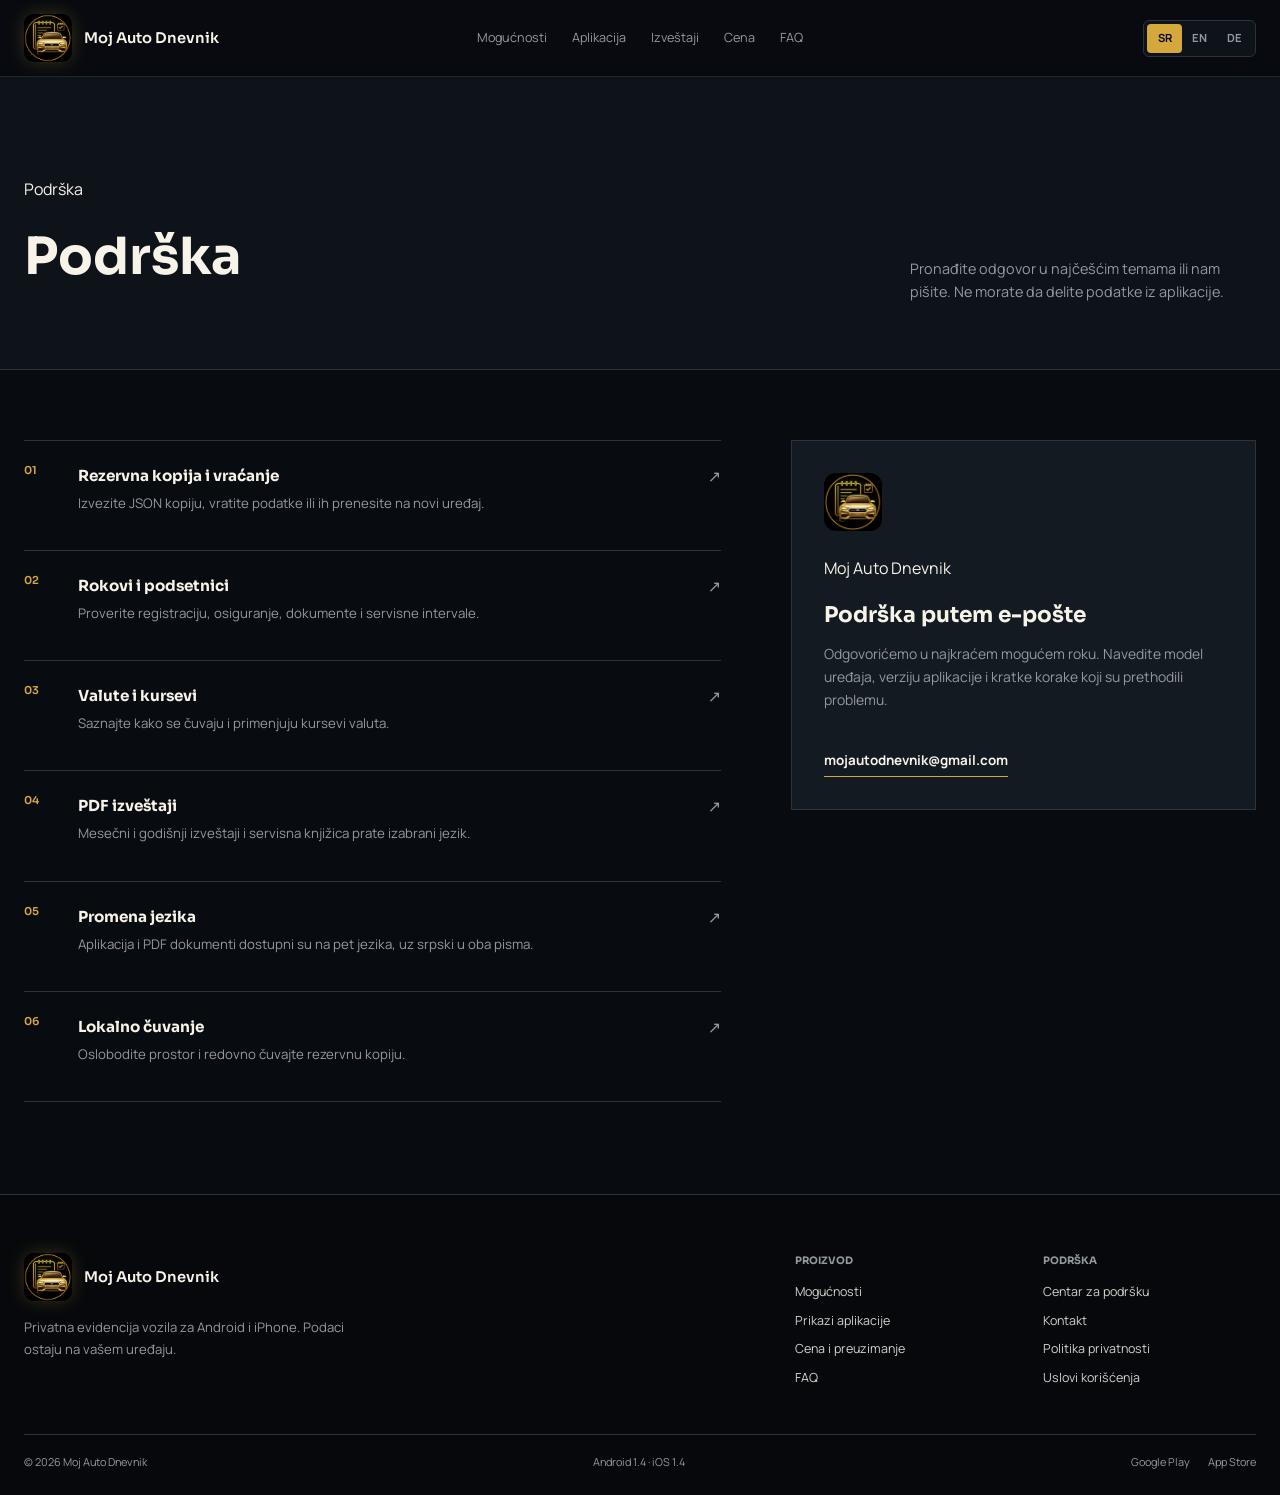
<file: support.html>
<!doctype html><html lang="sr-Latn"><head data-title-sr="Podrška — Moj Auto Dnevnik" data-title-en="Support — Moj Auto Dnevnik" data-title-de="Support — Moj Auto Dnevnik"><meta charset="UTF-8"><meta name="viewport" content="width=device-width,initial-scale=1"><title>Podrška — Moj Auto Dnevnik</title><meta name="description" data-description-sr="Pomoć za aplikaciju Moj Auto Dnevnik." data-description-en="Help for the Moj Auto Dnevnik app." data-description-de="Hilfe zur App Moj Auto Dnevnik." content="Pomoć za aplikaciju Moj Auto Dnevnik."><meta property="og:title" content="Podrška — Moj Auto Dnevnik"><meta property="og:description" content="Pomoć za aplikaciju Moj Auto Dnevnik."><meta property="og:type" content="website"><meta name="twitter:card" content="summary_large_image"><meta name="theme-color" content="#0b0c0d"><link rel="icon" type="image/png" sizes="32x32" href="assets/icons/favicon-32.png"><link rel="apple-touch-icon" href="assets/icons/apple-touch-icon.png"><link rel="stylesheet" href="assets/css/styles.css"><link rel="stylesheet" href="assets/css/pages.css"><link rel="canonical" href="https://moj-auto-dnevnik.github.io/moj-auto-dnevnik/support.html"><meta property="og:url" content="https://moj-auto-dnevnik.github.io/moj-auto-dnevnik/support.html"><meta property="og:image" content="https://moj-auto-dnevnik.github.io/moj-auto-dnevnik/assets/og-share.jpg"><meta name="twitter:image" content="https://moj-auto-dnevnik.github.io/moj-auto-dnevnik/assets/og-share.jpg"></head><body><a class="skip-link" href="#main" data-sr="Pređi na sadržaj" data-en="Skip to content" data-de="Zum Inhalt springen">Pređi na sadržaj</a><header class="site-header"><div class="shell nav"><a class="brand" href="index.html" aria-label="Moj Auto Dnevnik"><img src="assets/icons/icon-512.png" alt=""><span>Moj Auto Dnevnik</span></a><nav class="nav-links" aria-label="Glavna navigacija" data-label-sr="Glavna navigacija" data-label-en="Main navigation" data-label-de="Hauptnavigation"><a href="index.html#features" data-sr="Mogućnosti" data-en="Capabilities" data-de="Funktionen">Mogućnosti</a><a href="index.html#insights" data-sr="Aplikacija" data-en="The app" data-de="Die App">Aplikacija</a><a href="index.html#insights" data-sr="Izveštaji" data-en="Reports" data-de="Berichte">Izveštaji</a><a href="index.html#pricing" data-sr="Cena" data-en="Pricing" data-de="Preis">Cena</a><a href="faq.html">FAQ</a></nav><div class="nav-actions"><div class="language-switcher" role="group" aria-label="Izbor jezika" data-label-sr="Izbor jezika" data-label-en="Language selection" data-label-de="Sprachauswahl"><button type="button" data-lang-choice="sr">SR</button><button type="button" data-lang-choice="en">EN</button><button type="button" data-lang-choice="de">DE</button></div><button class="nav-toggle" type="button" aria-label="Otvori meni" data-label-sr="Otvori meni" data-label-en="Open menu" data-label-de="Menü öffnen" aria-expanded="false"><svg viewBox="0 0 24 24" fill="none" stroke="currentColor" stroke-width="2"><path d="M4 7h16M4 12h16M4 17h16"/></svg></button></div></div></header><main id="main"><div data-lang-block="sr" class="is-active"><header class="page-hero"><div class="shell"><p class="kicker">Podrška</p><h1>Podrška</h1><p>Pronađite odgovor u najčešćim temama ili nam pišite. Ne morate da delite podatke iz aplikacije.</p></div></header><section class="page-body"><div class="shell support-layout"><div class="support-list"><a class="support-row" href="faq.html"><span>01</span><div><h2>Rezervna kopija i vraćanje</h2><p>Izvezite JSON kopiju, vratite podatke ili ih prenesite na novi uređaj.</p></div><b>↗</b></a><a class="support-row" href="faq.html"><span>02</span><div><h2>Rokovi i podsetnici</h2><p>Proverite registraciju, osiguranje, dokumente i servisne intervale.</p></div><b>↗</b></a><a class="support-row" href="faq.html"><span>03</span><div><h2>Valute i kursevi</h2><p>Saznajte kako se čuvaju i primenjuju kursevi valuta.</p></div><b>↗</b></a><a class="support-row" href="faq.html"><span>04</span><div><h2>PDF izveštaji</h2><p>Mesečni i godišnji izveštaji i servisna knjižica prate izabrani jezik.</p></div><b>↗</b></a><a class="support-row" href="faq.html"><span>05</span><div><h2>Promena jezika</h2><p>Aplikacija i PDF dokumenti dostupni su na pet jezika, uz srpski u oba pisma.</p></div><b>↗</b></a><a class="support-row" href="faq.html"><span>06</span><div><h2>Lokalno čuvanje</h2><p>Oslobodite prostor i redovno čuvajte rezervnu kopiju.</p></div><b>↗</b></a></div><aside class="contact-panel"><img src="assets/icons/icon-512.png" alt="Moj Auto Dnevnik"><p class="kicker">Moj Auto Dnevnik</p><h2>Podrška putem e-pošte</h2><p>Odgovorićemo u najkraćem mogućem roku. Navedite model uređaja, verziju aplikacije i kratke korake koji su prethodili problemu.</p><a class="contact-email" href="mailto:mojautodnevnik@gmail.com">mojautodnevnik@gmail.com</a></aside></div></section></div><div data-lang-block="en"><header class="page-hero"><div class="shell"><p class="kicker">Support</p><h1>Support</h1><p>Find an answer in the common topics or email us. You do not need to share any app data.</p></div></header><section class="page-body"><div class="shell support-layout"><div class="support-list"><a class="support-row" href="faq.html"><span>01</span><div><h2>Backup and restore</h2><p>Export a JSON backup, restore records or move them to a new device.</p></div><b>↗</b></a><a class="support-row" href="faq.html"><span>02</span><div><h2>Deadlines and reminders</h2><p>Check registration, insurance, documents and service intervals.</p></div><b>↗</b></a><a class="support-row" href="faq.html"><span>03</span><div><h2>Currencies and rates</h2><p>Learn how exchange rates are saved and applied.</p></div><b>↗</b></a><a class="support-row" href="faq.html"><span>04</span><div><h2>PDF reports</h2><p>Monthly and annual reports and service books follow the selected language.</p></div><b>↗</b></a><a class="support-row" href="faq.html"><span>05</span><div><h2>Change language</h2><p>The app and PDF documents are available in five languages, with both Serbian scripts.</p></div><b>↗</b></a><a class="support-row" href="faq.html"><span>06</span><div><h2>Local storage</h2><p>Free up space and keep regular backups.</p></div><b>↗</b></a></div><aside class="contact-panel"><img src="assets/icons/icon-512.png" alt="Moj Auto Dnevnik"><p class="kicker">Moj Auto Dnevnik</p><h2>Email support</h2><p>We will reply as soon as possible. Include your device model, app version and the brief steps before the issue appeared.</p><a class="contact-email" href="mailto:mojautodnevnik@gmail.com">mojautodnevnik@gmail.com</a></aside></div></section></div><div data-lang-block="de"><header class="page-hero"><div class="shell"><p class="kicker">Support</p><h1>Support</h1><p>Finden Sie eine Antwort in den häufigen Themen oder schreiben Sie uns. Sie müssen keine App-Daten teilen.</p></div></header><section class="page-body"><div class="shell support-layout"><div class="support-list"><a class="support-row" href="faq.html"><span>01</span><div><h2>Sicherung und Wiederherstellung</h2><p>JSON-Sicherung exportieren, Einträge wiederherstellen oder auf ein neues Gerät übertragen.</p></div><b>↗</b></a><a class="support-row" href="faq.html"><span>02</span><div><h2>Fristen und Erinnerungen</h2><p>Zulassung, Versicherung, Dokumente und Serviceintervalle prüfen.</p></div><b>↗</b></a><a class="support-row" href="faq.html"><span>03</span><div><h2>Währungen und Kurse</h2><p>Erfahren Sie, wie Wechselkurse gespeichert und angewendet werden.</p></div><b>↗</b></a><a class="support-row" href="faq.html"><span>04</span><div><h2>PDF-Berichte</h2><p>Monats- und Jahresberichte und Servicehefte folgen der gewählten Sprache.</p></div><b>↗</b></a><a class="support-row" href="faq.html"><span>05</span><div><h2>Sprache ändern</h2><p>Die App und PDF-Dokumente sind in fünf Sprachen verfügbar, mit beiden serbischen Schriften.</p></div><b>↗</b></a><a class="support-row" href="faq.html"><span>06</span><div><h2>Lokaler Speicher</h2><p>Speicher freigeben und regelmäßig sichern.</p></div><b>↗</b></a></div><aside class="contact-panel"><img src="assets/icons/icon-512.png" alt="Moj Auto Dnevnik"><p class="kicker">Moj Auto Dnevnik</p><h2>E-Mail-Support</h2><p>Wir antworten so schnell wie möglich. Nennen Sie Gerätemodell, App-Version und kurz die Schritte, bevor das Problem auftrat.</p><a class="contact-email" href="mailto:mojautodnevnik@gmail.com">mojautodnevnik@gmail.com</a></aside></div></section></div></main><footer class="site-footer"><div class="shell footer-main"><div class="footer-intro"><a class="brand" href="index.html"><img src="assets/icons/icon-512.png" alt=""><span>Moj Auto Dnevnik</span></a><p data-sr="Privatna evidencija vozila za Android i iPhone. Podaci ostaju na vašem uređaju." data-en="A private vehicle logbook for Android and iPhone. Your data stays on your device." data-de="Ein privates Fahrzeugtagebuch für Android und iPhone. Ihre Daten bleiben auf Ihrem Gerät.">Privatna evidencija vozila za Android i iPhone. Podaci ostaju na vašem uređaju.</p></div><div class="footer-nav"><div><h2 data-sr="Proizvod" data-en="Product" data-de="Produkt">Proizvod</h2><a href="index.html#features" data-sr="Mogućnosti" data-en="Capabilities" data-de="Funktionen">Mogućnosti</a><a href="index.html#insights" data-sr="Prikazi aplikacije" data-en="App screens" data-de="App-Ansichten">Prikazi aplikacije</a><a href="index.html#pricing" data-sr="Cena i preuzimanje" data-en="Price & download" data-de="Preis &amp; Download">Cena i preuzimanje</a><a href="faq.html">FAQ</a></div><div><h2 data-sr="Podrška" data-en="Support" data-de="Support">Podrška</h2><a href="support.html" data-sr="Centar za podršku" data-en="Support center" data-de="Support-Center">Centar za podršku</a><a href="contact.html" data-sr="Kontakt" data-en="Contact" data-de="Kontakt">Kontakt</a><a href="privacy-policy.html" data-sr="Politika privatnosti" data-en="Privacy Policy" data-de="Datenschutzerklärung">Politika privatnosti</a><a href="terms-of-use.html" data-sr="Uslovi korišćenja" data-en="Terms of Use" data-de="Nutzungsbedingungen">Uslovi korišćenja</a></div></div></div><div class="shell footer-bottom"><span>© <span data-year>2026</span> Moj Auto Dnevnik</span><span data-sr="Android 1.4 · iOS 1.4" data-en="Android 1.4 · iOS 1.4" data-de="Android 1.4 · iOS 1.4">Android 1.4 · iOS 1.4</span><div><a href="https://play.google.com/store/apps/details?id=app.mojautodnevnik&amp;hl=sr-Latn&amp;gl=RS" target="_blank" rel="noopener noreferrer">Google Play</a><a href="https://apps.apple.com/rs/app/moj-auto-dnevnik/id6808222806" target="_blank" rel="noopener noreferrer">App Store</a></div></div></footer><script src="assets/js/main.js"></script></body></html>
</file>
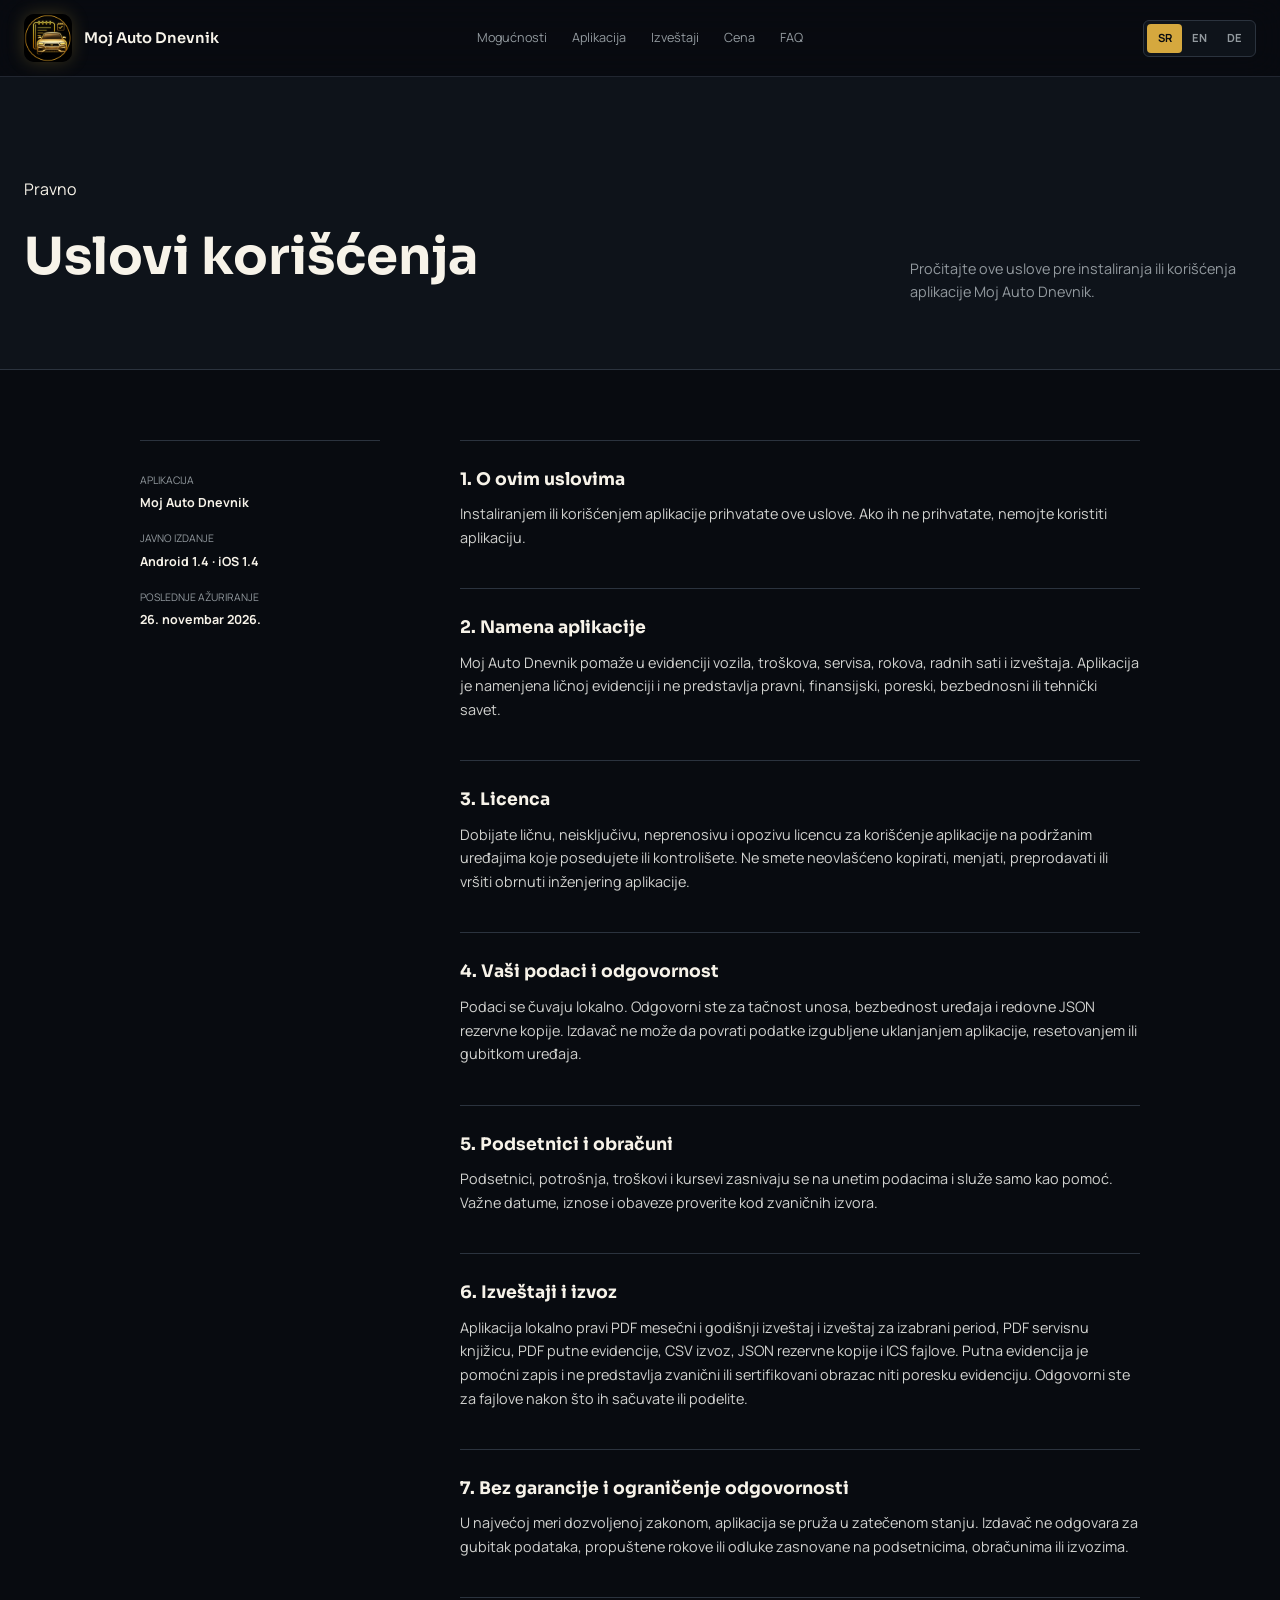
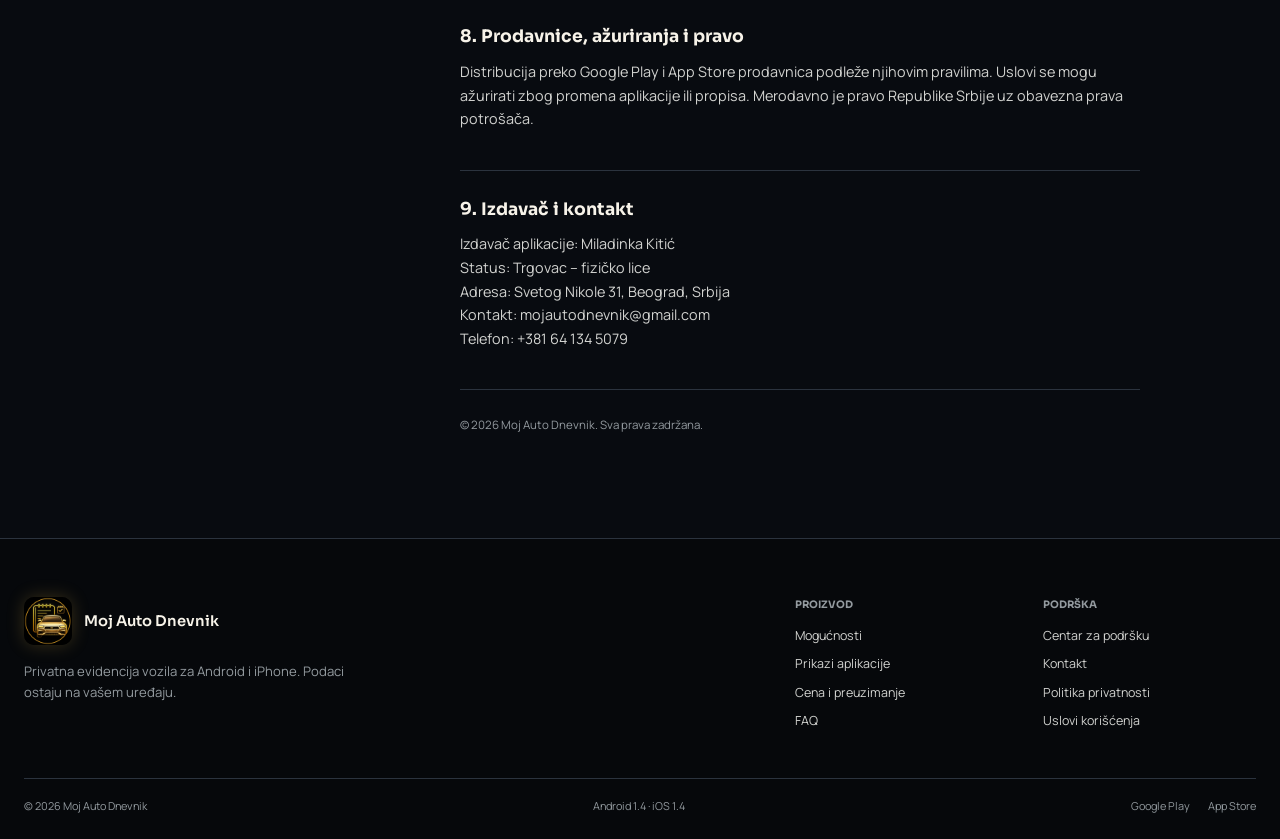
<file: terms-of-use.html>
<!doctype html><html lang="sr-Latn"><head data-title-sr="Uslovi korišćenja — Moj Auto Dnevnik" data-title-en="Terms of Use — Moj Auto Dnevnik" data-title-de="Nutzungsbedingungen — Moj Auto Dnevnik"><meta charset="UTF-8"><meta name="viewport" content="width=device-width,initial-scale=1"><title>Uslovi korišćenja — Moj Auto Dnevnik</title><meta name="description" data-description-sr="Uslovi korišćenja aplikacije Moj Auto Dnevnik." data-description-en="Terms of Use for Moj Auto Dnevnik." data-description-de="Nutzungsbedingungen für Moj Auto Dnevnik." content="Uslovi korišćenja aplikacije Moj Auto Dnevnik."><meta property="og:title" content="Uslovi korišćenja — Moj Auto Dnevnik"><meta property="og:description" content="Uslovi korišćenja aplikacije Moj Auto Dnevnik."><meta property="og:type" content="website"><meta name="twitter:card" content="summary_large_image"><meta name="theme-color" content="#0b0c0d"><link rel="icon" type="image/png" sizes="32x32" href="assets/icons/favicon-32.png"><link rel="apple-touch-icon" href="assets/icons/apple-touch-icon.png"><link rel="stylesheet" href="assets/css/styles.css"><link rel="stylesheet" href="assets/css/pages.css"><link rel="canonical" href="https://moj-auto-dnevnik.github.io/moj-auto-dnevnik/terms-of-use.html"><meta property="og:url" content="https://moj-auto-dnevnik.github.io/moj-auto-dnevnik/terms-of-use.html"><meta property="og:image" content="https://moj-auto-dnevnik.github.io/moj-auto-dnevnik/assets/og-share.jpg"><meta name="twitter:image" content="https://moj-auto-dnevnik.github.io/moj-auto-dnevnik/assets/og-share.jpg"></head><body><a class="skip-link" href="#main" data-sr="Pređi na sadržaj" data-en="Skip to content" data-de="Zum Inhalt springen">Pređi na sadržaj</a><header class="site-header"><div class="shell nav"><a class="brand" href="index.html" aria-label="Moj Auto Dnevnik"><img src="assets/icons/icon-512.png" alt=""><span>Moj Auto Dnevnik</span></a><nav class="nav-links" aria-label="Glavna navigacija" data-label-sr="Glavna navigacija" data-label-en="Main navigation" data-label-de="Hauptnavigation"><a href="index.html#features" data-sr="Mogućnosti" data-en="Capabilities" data-de="Funktionen">Mogućnosti</a><a href="index.html#insights" data-sr="Aplikacija" data-en="The app" data-de="Die App">Aplikacija</a><a href="index.html#insights" data-sr="Izveštaji" data-en="Reports" data-de="Berichte">Izveštaji</a><a href="index.html#pricing" data-sr="Cena" data-en="Pricing" data-de="Preis">Cena</a><a href="faq.html">FAQ</a></nav><div class="nav-actions"><div class="language-switcher" role="group" aria-label="Izbor jezika" data-label-sr="Izbor jezika" data-label-en="Language selection" data-label-de="Sprachauswahl"><button type="button" data-lang-choice="sr">SR</button><button type="button" data-lang-choice="en">EN</button><button type="button" data-lang-choice="de">DE</button></div><button class="nav-toggle" type="button" aria-label="Otvori meni" data-label-sr="Otvori meni" data-label-en="Open menu" data-label-de="Menü öffnen" aria-expanded="false"><svg viewBox="0 0 24 24" fill="none" stroke="currentColor" stroke-width="2"><path d="M4 7h16M4 12h16M4 17h16"/></svg></button></div></div></header><main id="main"><div data-lang-block="sr" class="is-active"><header class="page-hero"><div class="shell"><p class="kicker">Pravno</p><h1>Uslovi korišćenja</h1><p>Pročitajte ove uslove pre instaliranja ili korišćenja aplikacije Moj Auto Dnevnik.</p></div></header><section class="page-body legal"><div class="shell legal-layout"><aside class="legal-meta"><span>Aplikacija</span><strong>Moj Auto Dnevnik</strong><span>Javno izdanje</span><strong>Android 1.4 · iOS 1.4</strong><span>Poslednje ažuriranje</span><strong>26. novembar 2026.</strong></aside><article class="legal-copy"><section><h2>1. O ovim uslovima</h2><p>Instaliranjem ili korišćenjem aplikacije prihvatate ove uslove. Ako ih ne prihvatate, nemojte koristiti aplikaciju.</p></section><section><h2>2. Namena aplikacije</h2><p>Moj Auto Dnevnik pomaže u evidenciji vozila, troškova, servisa, rokova, radnih sati i izveštaja. Aplikacija je namenjena ličnoj evidenciji i ne predstavlja pravni, finansijski, poreski, bezbednosni ili tehnički savet.</p></section><section><h2>3. Licenca</h2><p>Dobijate ličnu, neisključivu, neprenosivu i opozivu licencu za korišćenje aplikacije na podržanim uređajima koje posedujete ili kontrolišete. Ne smete neovlašćeno kopirati, menjati, preprodavati ili vršiti obrnuti inženjering aplikacije.</p></section><section><h2>4. Vaši podaci i odgovornost</h2><p>Podaci se čuvaju lokalno. Odgovorni ste za tačnost unosa, bezbednost uređaja i redovne JSON rezervne kopije. Izdavač ne može da povrati podatke izgubljene uklanjanjem aplikacije, resetovanjem ili gubitkom uređaja.</p></section><section><h2>5. Podsetnici i obračuni</h2><p>Podsetnici, potrošnja, troškovi i kursevi zasnivaju se na unetim podacima i služe samo kao pomoć. Važne datume, iznose i obaveze proverite kod zvaničnih izvora.</p></section><section><h2>6. Izveštaji i izvoz</h2><p>Aplikacija lokalno pravi PDF mesečni i godišnji izveštaj i izveštaj za izabrani period, PDF servisnu knjižicu, PDF putne evidencije, CSV izvoz, JSON rezervne kopije i ICS fajlove. Putna evidencija je pomoćni zapis i ne predstavlja zvanični ili sertifikovani obrazac niti poresku evidenciju. Odgovorni ste za fajlove nakon što ih sačuvate ili podelite.</p></section><section><h2>7. Bez garancije i ograničenje odgovornosti</h2><p>U najvećoj meri dozvoljenoj zakonom, aplikacija se pruža u zatečenom stanju. Izdavač ne odgovara za gubitak podataka, propuštene rokove ili odluke zasnovane na podsetnicima, obračunima ili izvozima.</p></section><section><h2>8. Prodavnice, ažuriranja i pravo</h2><p>Distribucija preko Google Play i App Store prodavnica podleže njihovim pravilima. Uslovi se mogu ažurirati zbog promena aplikacije ili propisa. Merodavno je pravo Republike Srbije uz obavezna prava potrošača.</p></section><section><h2>9. Izdavač i kontakt</h2><p>Izdavač aplikacije: Miladinka Kitić<br>Status: Trgovac – fizičko lice<br>Adresa: Svetog Nikole 31, Beograd, Srbija<br>Kontakt: <a href="mailto:mojautodnevnik@gmail.com">mojautodnevnik@gmail.com</a><br>Telefon: <a href="tel:+381641345079">+381 64 134 5079</a></p></section><p class="legal-end">© 2026 Moj Auto Dnevnik. Sva prava zadržana.</p></article></div></section></div><div data-lang-block="en"><header class="page-hero"><div class="shell"><p class="kicker">Legal</p><h1>Terms of Use</h1><p>Read these terms before installing or using Moj Auto Dnevnik.</p></div></header><section class="page-body legal"><div class="shell legal-layout"><aside class="legal-meta"><span>Application</span><strong>Moj Auto Dnevnik</strong><span>Public release</span><strong>Android 1.4 · iOS 1.4</strong><span>Last updated</span><strong>November 26, 2026</strong></aside><article class="legal-copy"><section><h2>1. About these terms</h2><p>By installing or using the app, you accept these terms. If you do not accept them, do not use the app.</p></section><section><h2>2. Purpose of the app</h2><p>Moj Auto Dnevnik helps record vehicles, costs, maintenance, deadlines, operating hours and reports. It is intended for personal record keeping and is not legal, financial, tax, safety or technical advice.</p></section><section><h2>3. License</h2><p>You receive a personal, non-exclusive, non-transferable and revocable license to use the app on supported devices you own or control. You may not copy, modify, resell or reverse engineer the app without authorization.</p></section><section><h2>4. Your data and responsibility</h2><p>Data is stored locally. You are responsible for record accuracy, device security and regular JSON backups. The publisher cannot recover data lost through uninstallation, reset or loss of the device.</p></section><section><h2>5. Reminders and calculations</h2><p>Reminders, consumption, costs and exchange rates are based on entered data and are provided only as assistance. Verify important dates, amounts and obligations with official sources.</p></section><section><h2>6. Reports and exports</h2><p>The app generates locally monthly, annual and custom-period PDF reports, a PDF service book, trip-record PDFs, CSV exports, JSON backups and ICS files. Trip records are an auxiliary record and are not an official or certified form or tax record. You are responsible for files after you save or share them.</p></section><section><h2>7. No warranty and limitation of liability</h2><p>To the maximum extent permitted by law, the app is provided as is. The publisher is not liable for data loss, missed deadlines or decisions based on reminders, calculations or exports.</p></section><section><h2>8. Stores, updates and law</h2><p>Distribution through Google Play and the App Store is subject to their rules. Terms may be updated for app or legal changes. Serbian law applies together with mandatory consumer rights.</p></section><section><h2>9. Publisher and contact</h2><p>App publisher: Miladinka Kitić<br>Status: Trader – natural person<br>Address: Svetog Nikole 31, Belgrade, Serbia<br>Contact: <a href="mailto:mojautodnevnik@gmail.com">mojautodnevnik@gmail.com</a><br>Phone: <a href="tel:+381641345079">+381 64 134 5079</a></p></section><p class="legal-end">© 2026 Moj Auto Dnevnik. All rights reserved.</p></article></div></section></div><div data-lang-block="de"><header class="page-hero"><div class="shell"><p class="kicker">Rechtliches</p><h1>Nutzungsbedingungen</h1><p>Lesen Sie diese Bedingungen, bevor Sie Moj Auto Dnevnik installieren oder nutzen.</p></div></header><section class="page-body legal"><div class="shell legal-layout"><aside class="legal-meta"><span>Anwendung</span><strong>Moj Auto Dnevnik</strong><span>Öffentliche Version</span><strong>Android 1.4 · iOS 1.4</strong><span>Zuletzt aktualisiert</span><strong>26. November 2026</strong></aside><article class="legal-copy"><section><h2>1. Über diese Bedingungen</h2><p>Mit der Installation oder Nutzung der App akzeptieren Sie diese Bedingungen. Wenn Sie sie nicht akzeptieren, nutzen Sie die App nicht.</p></section><section><h2>2. Zweck der App</h2><p>Moj Auto Dnevnik hilft beim Erfassen von Fahrzeugen, Kosten, Wartung, Fristen, Betriebsstunden und Berichten. Sie dient der persönlichen Dokumentation und ist keine rechtliche, finanzielle, steuerliche, sicherheitstechnische oder technische Beratung.</p></section><section><h2>3. Lizenz</h2><p>Sie erhalten eine persönliche, nicht exklusive, nicht übertragbare und widerrufliche Lizenz zur Nutzung der App auf unterstützten Geräten, die Sie besitzen oder kontrollieren. Ohne Genehmigung dürfen Sie die App nicht kopieren, verändern, weiterverkaufen oder zurückentwickeln.</p></section><section><h2>4. Ihre Daten und Verantwortung</h2><p>Die Daten werden lokal gespeichert. Sie sind für die Richtigkeit der Einträge, die Gerätesicherheit und regelmäßige JSON-Sicherungen verantwortlich. Der Herausgeber kann Daten, die durch Deinstallation, Zurücksetzen oder Verlust des Geräts verloren gehen, nicht wiederherstellen.</p></section><section><h2>5. Erinnerungen und Berechnungen</h2><p>Erinnerungen, Verbrauch, Kosten und Wechselkurse beruhen auf eingegebenen Daten und dienen nur als Hilfe. Prüfen Sie wichtige Termine, Beträge und Pflichten bei offiziellen Stellen.</p></section><section><h2>6. Berichte und Exporte</h2><p>Die App erstellt lokal monatliche, jährliche und PDF-Berichte für einen gewählten Zeitraum, ein PDF-Serviceheft, PDF-Fahrtenaufzeichnungen, CSV-Exporte, JSON-Sicherungen und ICS-Dateien. Fahrtenaufzeichnungen sind eine Hilfsaufzeichnung und kein amtliches oder zertifiziertes Formular und kein steuerliches Fahrtenbuch. Für Dateien sind Sie verantwortlich, sobald Sie sie speichern oder teilen.</p></section><section><h2>7. Keine Gewährleistung und Haftungsbeschränkung</h2><p>Soweit gesetzlich zulässig, wird die App ohne Gewähr bereitgestellt. Der Herausgeber haftet nicht für Datenverlust, versäumte Fristen oder Entscheidungen auf Grundlage von Erinnerungen, Berechnungen oder Exporten.</p></section><section><h2>8. Stores, Aktualisierungen und Recht</h2><p>Der Vertrieb über Google Play und den App Store unterliegt deren Regeln. Die Bedingungen können bei Änderungen der App oder der Rechtslage aktualisiert werden. Es gilt serbisches Recht zusammen mit zwingenden Verbraucherrechten.</p></section><section><h2>9. Herausgeberin und Kontakt</h2><p>Herausgeberin der App: Miladinka Kitić<br>Status: Händlerin – natürliche Person<br>Anschrift: Svetog Nikole 31, Belgrad, Serbien<br>Kontakt: <a href="mailto:mojautodnevnik@gmail.com">mojautodnevnik@gmail.com</a><br>Telefon: <a href="tel:+381641345079">+381 64 134 5079</a></p></section><p class="legal-end">© 2026 Moj Auto Dnevnik. Alle Rechte vorbehalten.</p></article></div></section></div></main><footer class="site-footer"><div class="shell footer-main"><div class="footer-intro"><a class="brand" href="index.html"><img src="assets/icons/icon-512.png" alt=""><span>Moj Auto Dnevnik</span></a><p data-sr="Privatna evidencija vozila za Android i iPhone. Podaci ostaju na vašem uređaju." data-en="A private vehicle logbook for Android and iPhone. Your data stays on your device." data-de="Ein privates Fahrzeugtagebuch für Android und iPhone. Ihre Daten bleiben auf Ihrem Gerät.">Privatna evidencija vozila za Android i iPhone. Podaci ostaju na vašem uređaju.</p></div><div class="footer-nav"><div><h2 data-sr="Proizvod" data-en="Product" data-de="Produkt">Proizvod</h2><a href="index.html#features" data-sr="Mogućnosti" data-en="Capabilities" data-de="Funktionen">Mogućnosti</a><a href="index.html#insights" data-sr="Prikazi aplikacije" data-en="App screens" data-de="App-Ansichten">Prikazi aplikacije</a><a href="index.html#pricing" data-sr="Cena i preuzimanje" data-en="Price & download" data-de="Preis &amp; Download">Cena i preuzimanje</a><a href="faq.html">FAQ</a></div><div><h2 data-sr="Podrška" data-en="Support" data-de="Support">Podrška</h2><a href="support.html" data-sr="Centar za podršku" data-en="Support center" data-de="Support-Center">Centar za podršku</a><a href="contact.html" data-sr="Kontakt" data-en="Contact" data-de="Kontakt">Kontakt</a><a href="privacy-policy.html" data-sr="Politika privatnosti" data-en="Privacy Policy" data-de="Datenschutzerklärung">Politika privatnosti</a><a href="terms-of-use.html" data-sr="Uslovi korišćenja" data-en="Terms of Use" data-de="Nutzungsbedingungen">Uslovi korišćenja</a></div></div></div><div class="shell footer-bottom"><span>© <span data-year>2026</span> Moj Auto Dnevnik</span><span data-sr="Android 1.4 · iOS 1.4" data-en="Android 1.4 · iOS 1.4" data-de="Android 1.4 · iOS 1.4">Android 1.4 · iOS 1.4</span><div><a href="https://play.google.com/store/apps/details?id=app.mojautodnevnik&amp;hl=sr-Latn&amp;gl=RS" target="_blank" rel="noopener noreferrer">Google Play</a><a href="https://apps.apple.com/rs/app/moj-auto-dnevnik/id6808222806" target="_blank" rel="noopener noreferrer">App Store</a></div></div></footer><script src="assets/js/main.js"></script></body></html>
</file>
<file: assets/css/styles.css>
@font-face{font-family:Manrope;src:url('../fonts/manrope-400.ttf')}@font-face{font-family:Manrope;src:url('../fonts/manrope-600.ttf');font-weight:600}@font-face{font-family:Manrope;src:url('../fonts/manrope-700.ttf');font-weight:700}@font-face{font-family:Sora;src:url('../fonts/sora-600.ttf');font-weight:600}@font-face{font-family:Sora;src:url('../fonts/sora-700.ttf');font-weight:700}
:root{--ink:#080b10;--ink-2:#0e131a;--panel:#141a22;--panel-2:#1a212b;--line:#2b333e;--line-soft:#202731;--paper:#f7f3e9;--copy:#d2d3d0;--muted:#939a9f;--gold:#d5a83e;--gold-soft:#f0cd72;--green:#50d99b;--blue:#4fb8ff;--purple:#9b7bff;--shadow:0 28px 70px rgba(0,0,0,.42);--max:1180px}
*{box-sizing:border-box}html{scroll-behavior:smooth}body{margin:0;background:var(--ink);color:var(--paper);font:400 16px/1.65 Manrope,system-ui,sans-serif;-webkit-font-smoothing:antialiased}img,svg{display:block;max-width:100%}a{color:inherit;text-decoration:none}button{font:inherit}h1,h2,h3,p{margin-top:0}h1,h2,h3{font-family:Sora,Manrope,sans-serif;letter-spacing:0}.shell{width:min(calc(100% - 48px),var(--max));margin-inline:auto}.skip-link{position:fixed;left:16px;top:-80px;z-index:100;padding:10px 14px;background:var(--paper);color:var(--ink)}.skip-link:focus{top:16px}.site-header{position:sticky;top:0;z-index:50;border-bottom:1px solid color-mix(in srgb,var(--line) 72%,transparent);background:color-mix(in srgb,var(--ink) 88%,transparent);backdrop-filter:blur(18px)}.nav{min-height:72px;display:grid;grid-template-columns:1fr auto 1fr;align-items:center;gap:24px}.brand{display:flex;align-items:center;gap:11px;font:600 .92rem Sora}.brand img{width:38px;height:38px;border-radius:8px}.nav-links{display:flex;gap:25px}.nav-links a{color:var(--muted);font-size:.79rem;transition:color .2s}.nav-links a:hover,.nav-links a.active{color:var(--gold-soft)}.nav-actions{justify-self:end;display:flex;align-items:center;gap:10px}.language-switcher{display:flex;padding:3px;border:1px solid var(--line);border-radius:6px;background:var(--ink-2)}.language-switcher button{width:35px;height:29px;border:0;border-radius:4px;background:transparent;color:var(--muted);font-size:.7rem;font-weight:700;cursor:pointer}.language-switcher button.active{background:var(--gold);color:var(--ink)}.nav-toggle{display:none;width:38px;height:38px;place-items:center;border:1px solid var(--line);border-radius:6px;background:transparent;color:var(--paper)}.nav-toggle svg{width:19px}.hero{position:relative;overflow:hidden;background:linear-gradient(180deg,var(--ink),var(--ink-2));border-bottom:1px solid var(--line-soft)}.hero::before{content:"";position:absolute;inset:0;background:linear-gradient(115deg,color-mix(in srgb,var(--gold) 9%,transparent),transparent 38%);pointer-events:none}.hero-inner{position:relative;display:grid;grid-template-columns:minmax(300px,.78fr) minmax(580px,1.52fr);gap:44px;align-items:center;padding-block:68px}.hero-copy{position:relative;z-index:2}.eyebrow,.section-no{margin-bottom:14px;color:var(--gold-soft);font-size:.68rem;font-weight:700;text-transform:uppercase;letter-spacing:.14em}.hero h1{margin-bottom:12px;font-size:clamp(2.45rem,4.2vw,4rem);line-height:1.02}.hero-line{margin-bottom:12px;color:var(--paper);font:600 clamp(1.18rem,2vw,1.7rem)/1.3 Sora}.hero-lead{max-width:520px;color:var(--muted);font-size:.93rem}.price-chip{display:flex;align-items:baseline;gap:11px;margin:25px 0 18px}.price-chip strong{font:700 1.55rem Sora}.price-chip span{color:var(--muted);font-size:.78rem}.store-actions{display:flex;flex-wrap:wrap;gap:10px}.store-button{display:grid;grid-template-columns:26px minmax(0,1fr) auto;align-items:center;gap:10px;width:210px;min-height:60px;padding:9px 12px;border:1px solid var(--line);border-radius:7px;background:var(--panel);box-shadow:0 12px 28px rgba(0,0,0,.24);transition:.2s}.store-button:hover{transform:translateY(-2px);border-color:var(--gold);background:var(--panel-2)}.store-mark{display:grid;place-items:center;width:26px;height:26px;color:var(--gold-soft);font-size:1rem}.store-mark.apple{font-size:1.5rem}.store-button>span:nth-child(2){display:grid}.store-button small{color:var(--muted);font-size:.58rem;line-height:1.2}.store-button strong{font:600 .84rem Sora}.store-button em{color:var(--gold-soft);font-size:.65rem;font-style:normal;font-weight:700}.hero-art{position:relative;z-index:1;display:block;border:1px solid color-mix(in srgb,var(--gold) 42%,var(--line));border-radius:8px;overflow:hidden;background:#05080c;box-shadow:var(--shadow)}.hero-art::before{content:"";position:absolute;inset:-40px;background:radial-gradient(circle,color-mix(in srgb,var(--gold) 18%,transparent),transparent 62%);z-index:-1}.hero-art img{width:100%;height:100%;aspect-ratio:4/3;object-fit:cover}.hero-proof{position:relative;border-top:1px solid var(--line-soft);background:rgba(5,8,12,.74)}.hero-proof .shell{display:grid;grid-template-columns:repeat(4,1fr)}.hero-proof span{padding:16px;text-align:center;border-right:1px solid var(--line-soft);color:var(--copy);font-size:.69rem;text-transform:uppercase}.hero-proof span:first-child{border-left:1px solid var(--line-soft)}
.intro-band,.features-section,.insights,.pricing,.faq-preview{padding:96px 0}.intro-band{background:var(--paper);color:var(--ink)}.intro-grid{display:grid;grid-template-columns:.35fr 1.65fr;gap:90px}.intro-grid .section-no{color:#8b681f}.intro-grid h2{max-width:680px;margin-bottom:18px;font-size:clamp(2rem,3.7vw,3.7rem);line-height:1.08}.intro-grid div p{max-width:690px;margin:0;color:#555a5e;font-size:1.02rem}.section-heading{display:grid;grid-template-columns:.65fr 1.35fr;gap:60px;align-items:end;margin-bottom:46px}.section-heading .eyebrow{margin:0}.section-heading h2{max-width:720px;margin:0;font-size:clamp(1.9rem,3.2vw,3.05rem);line-height:1.14}.feature-list{border-top:1px solid var(--line)}.feature-list article{display:grid;grid-template-columns:70px .65fr 1.35fr;gap:28px;padding:27px 0;border-bottom:1px solid var(--line)}.feature-list article>span{padding-top:5px;color:var(--gold);font:600 .69rem Sora}.feature-list h3{margin:0;font-size:1rem}.feature-list p{max-width:660px;margin:0;color:var(--muted);font-size:.88rem}.vehicle-strip{display:grid;grid-template-columns:.55fr 1.45fr;gap:32px;align-items:center;margin-top:42px;padding:24px 0;border-block:1px solid var(--line)}.vehicle-strip p{margin:0;color:var(--copy);font-weight:600}.vehicle-strip div{display:flex;flex-wrap:wrap;justify-content:flex-end;gap:8px}.vehicle-strip span{padding:7px 11px;border:1px solid var(--line);border-radius:5px;color:var(--muted);font-size:.72rem}.insights{background:var(--paper);color:var(--ink)}.insights-grid{display:grid;grid-template-columns:1fr 1fr;gap:105px;align-items:center}.device-pair{position:relative;min-height:620px}.phone{position:absolute;top:0;right:48px;width:276px;height:598px;overflow:hidden;border:8px solid #111820;border-radius:34px;background:#111820;box-shadow:0 28px 60px rgba(0,0,0,.28)}.phone img{width:100%}.phone-back{top:52px;right:auto;left:40px;transform:rotate(-4deg);opacity:.78}.insights-copy .section-no{color:#8b681f}.insights-copy h2{margin-bottom:20px;font-size:clamp(2rem,3.5vw,3.45rem);line-height:1.1}.insights-copy>p:not(.section-no){color:#555a5e}.insights-copy dl{margin-top:30px;border-top:1px solid #d7d2c6}.insights-copy dl div{display:grid;grid-template-columns:80px 1fr;padding:13px 0;border-bottom:1px solid #d7d2c6}.insights-copy dt{color:#8b681f;font:700 .72rem Sora}.insights-copy dd{margin:0;color:#555a5e;font-size:.82rem}.privacy{padding:76px 0;background:var(--panel)}.privacy-grid{display:grid;grid-template-columns:1fr 1fr;gap:100px;align-items:end}.privacy h2{max-width:500px;margin:0;font-size:clamp(2rem,3.2vw,3.2rem);line-height:1.1}.privacy-grid>div:last-child p{color:var(--copy)}.text-link{display:inline-flex;border-bottom:1px solid var(--gold);color:var(--gold-soft);font-size:.8rem;font-weight:700}.pricing-grid{display:grid;grid-template-columns:1fr 210px 1fr;gap:48px;align-items:center}.pricing h2{max-width:520px;font-size:clamp(1.8rem,3vw,2.85rem);line-height:1.15}.pricing p{color:var(--muted)}.price{display:grid;padding:28px 18px;border-left:1px solid var(--line);text-align:center}.price strong{font:700 3rem Sora}.price span{color:var(--muted);font-size:.72rem}.pricing-actions>p{margin:13px 0 0;color:var(--muted);font-size:.7rem}.faq-preview{border-top:1px solid var(--line);background:var(--ink-2)}.faq-preview-grid{display:grid;grid-template-columns:.75fr 1.25fr;gap:90px}.faq-preview h2{font-size:clamp(1.9rem,3vw,2.8rem)}.faq-preview details{border-top:1px solid var(--line)}.faq-preview details:last-child{border-bottom:1px solid var(--line)}.faq-preview summary{padding:20px 0;cursor:pointer;color:var(--paper);font-weight:600}.faq-preview details p{padding:0 0 18px;color:var(--muted);font-size:.86rem}.final-cta{padding:80px 0;text-align:center;background:linear-gradient(110deg,#10151b,#19170f)}.final-cta h2{margin:0;font-size:clamp(2.2rem,4vw,3.8rem)}.final-cta>div>p:not(.eyebrow){color:var(--muted)}.final-cta .store-actions{justify-content:center;margin-top:24px}.site-footer{padding:58px 0 24px;border-top:1px solid var(--line);background:#06080b}.footer-main{display:grid;grid-template-columns:1.2fr .8fr;gap:80px}.footer-intro p{max-width:340px;margin-top:16px;color:var(--muted);font-size:.82rem}.footer-nav{display:grid;grid-template-columns:1fr 1fr;gap:35px}.footer-nav h2{margin-bottom:12px;color:var(--muted);font-size:.64rem;text-transform:uppercase}.footer-nav a{display:block;margin:8px 0;color:var(--copy);font-size:.78rem}.footer-bottom{display:flex;justify-content:space-between;gap:20px;margin-top:38px;padding-top:18px;border-top:1px solid var(--line);color:var(--muted);font-size:.68rem}.footer-bottom div{display:flex;gap:18px}.reveal{opacity:0;transform:translateY(14px);transition:opacity .65s,transform .65s}.reveal.visible{opacity:1;transform:none}
@media(max-width:1000px){.nav{grid-template-columns:1fr auto}.nav-toggle{display:grid}.nav-links{position:absolute;top:100%;left:0;right:0;display:none;padding:12px 24px 18px;border-bottom:1px solid var(--line);background:var(--ink-2)}.nav-links.open{display:grid}.nav-links a{padding:9px 0}.hero-inner{grid-template-columns:1fr;padding-block:48px}.hero-copy{max-width:760px}.hero-art{width:100%;max-width:900px;margin-inline:auto}.section-heading{grid-template-columns:.45fr 1.55fr}.insights-grid{gap:50px}.pricing-grid{grid-template-columns:1fr 190px}.pricing-actions{grid-column:1/-1}.pricing-actions .store-actions{display:grid;grid-template-columns:1fr 1fr}.pricing-actions .store-button{width:100%}}
@media(max-width:700px){.shell{width:min(calc(100% - 30px),var(--max))}.nav{min-height:62px}.brand span{font-size:.79rem}.hero-inner{gap:30px;padding-block:42px}.hero h1{font-size:2.55rem}.hero-line{font-size:1.28rem}.hero-lead{font-size:.87rem}.price-chip{align-items:flex-start;flex-direction:column;gap:2px}.store-actions{display:grid}.store-button{width:100%}.hero-art{border-radius:5px}.hero-art span{opacity:1}.hero-proof .shell{grid-template-columns:1fr 1fr}.hero-proof span{padding:12px 7px;border-bottom:1px solid var(--line-soft);font-size:.57rem}.intro-band,.features-section,.insights,.pricing,.faq-preview{padding:68px 0}.intro-grid,.section-heading,.privacy-grid,.pricing-grid,.faq-preview-grid{grid-template-columns:1fr;gap:28px}.intro-grid h2,.section-heading h2,.insights-copy h2,.privacy h2,.pricing h2,.faq-preview h2{font-size:2rem}.feature-list article{grid-template-columns:42px 1fr;gap:14px}.feature-list article p{grid-column:2}.vehicle-strip{grid-template-columns:1fr}.vehicle-strip div{justify-content:flex-start}.insights-grid{display:flex;flex-direction:column-reverse}.device-pair{width:100%;min-height:485px}.phone{right:7%;width:215px;height:465px;border-width:6px;border-radius:25px}.phone-back{left:7%;top:38px}.privacy{padding:60px 0}.price{border-left:0;border-block:1px solid var(--line)}.pricing-actions .store-actions{grid-template-columns:1fr}.footer-main{grid-template-columns:1fr;gap:35px}.footer-bottom{align-items:flex-start;flex-direction:column}.final-cta{padding:64px 0}}
@media(prefers-reduced-motion:reduce){html{scroll-behavior:auto}.reveal{opacity:1;transform:none;transition:none}}

/* Current product imagery refinement */
:root{--max:1240px}
.nav{min-height:76px}
.brand{gap:12px}
.brand img{width:48px;height:48px;border-radius:10px;box-shadow:0 0 18px color-mix(in srgb,var(--gold) 24%,transparent)}
.hero-inner{grid-template-columns:minmax(280px,.68fr) minmax(620px,1.62fr);gap:38px}
.hero-art img{aspect-ratio:1794/877}
.device-showcase{position:relative;min-height:630px;isolation:isolate}
.app-screen{position:absolute;width:248px;margin:0;overflow:hidden;border:6px solid #111820;border-radius:28px;background:#111820;box-shadow:0 26px 56px rgba(0,0,0,.3)}
.app-screen img{width:100%;height:auto}
.screen-overview{left:0;top:40px;transform:rotate(-3deg);opacity:.86}
.screen-analytics{left:50%;top:0;z-index:3;transform:translateX(-50%)}
.screen-tractor{right:0;top:48px;transform:rotate(3deg);opacity:.86}
@media(max-width:1000px){.hero-inner{grid-template-columns:1fr}.device-showcase{max-width:680px;margin-inline:auto}.app-screen{width:250px}}
@media(max-width:700px){.brand img{width:44px;height:44px}.hero-art{width:calc(100% + 30px);margin-left:-15px;border-inline:0}.hero-art span{font-size:.6rem}.device-showcase{width:100%;min-height:500px}.app-screen{width:190px;border-width:5px;border-radius:22px}.screen-overview{left:0;top:36px}.screen-analytics{top:0}.screen-tractor{right:0;top:40px}}
@media(max-width:430px){.device-showcase{min-height:430px}.app-screen{width:162px}.screen-overview{left:-4px}.screen-tractor{right:-4px}}

/* SR/EN language blocks: only the active language is visible */
[data-lang-block]{display:none}
[data-lang-block].is-active{display:block}
/* Final polish: anchor offset, reveal safety, hero legibility */
:target,[id]{scroll-margin-top:96px}
.reveal.visible{opacity:1;transform:none}
.hero-art{background:#05080c}
.hero-art img{width:100%;image-rendering:auto}
.hero-art::after{content:"";position:absolute;inset:0;z-index:1;pointer-events:none;box-shadow:inset 0 0 90px rgba(0,0,0,.35)}
@media(max-width:700px){:target,[id]{scroll-margin-top:84px}.hero-inner{padding-block:34px}.hero-art{margin-top:6px}}

/* App screenshot gallery */
.gallery{padding:96px 0;background:var(--ink-2);border-bottom:1px solid var(--line-soft)}
.gallery .section-heading{margin-bottom:18px}
.gallery-lead{max-width:720px;margin:-10px 0 40px;color:var(--muted);font-size:.93rem}
.gallery-grid{display:grid;grid-template-columns:repeat(4,1fr);gap:22px}
.gallery-item{display:flex;flex-direction:column;margin:0;border:1px solid var(--line);border-radius:8px;overflow:hidden;background:#05080c;transition:transform .2s,border-color .2s,box-shadow .2s}
.gallery-item:hover{transform:translateY(-3px);border-color:color-mix(in srgb,var(--gold) 45%,var(--line));box-shadow:0 18px 40px rgba(0,0,0,.35)}
.gallery-item img{width:100%;height:auto}
.gallery-item figcaption{display:flex;align-items:center;gap:10px;margin-top:auto;padding:12px 14px;border-top:1px solid var(--line-soft);color:var(--copy);font-size:.72rem;font-weight:600;line-height:1.35}
.gallery-item figcaption b{flex:none;display:grid;place-items:center;width:19px;height:19px;border:1px solid color-mix(in srgb,var(--gold) 50%,transparent);border-radius:50%;color:var(--gold-soft);font:700 .6rem/1 Sora}
.gallery .vehicle-strip{grid-template-columns:1fr;margin-top:42px;padding:28px 0;gap:18px}
.gallery .vehicle-strip p{text-align:center;color:var(--gold-soft)}
.gallery .vehicle-strip div{display:grid;grid-template-columns:repeat(4,minmax(0,1fr));gap:10px;justify-content:stretch}
.gallery .vehicle-strip span{display:grid;min-height:42px;place-items:center;padding:8px 10px;text-align:center;background:var(--panel);color:var(--copy)}
@media(max-width:1000px){.gallery-grid{grid-template-columns:repeat(2,1fr)}}
@media(max-width:1000px){.gallery .vehicle-strip div{grid-template-columns:repeat(2,minmax(0,1fr))}}
@media(max-width:700px){.gallery{padding:68px 0}.gallery-grid{gap:14px}.gallery-item figcaption{font-size:.62rem;padding:9px 10px}.gallery-lead{margin-top:0;margin-bottom:26px}.gallery .vehicle-strip{gap:14px;padding:22px 0}.gallery .vehicle-strip span{min-height:46px;font-size:.68rem}}

/* App Store */
.store-item{display:grid;gap:7px;justify-items:start}
.store-mark.apple{color:var(--paper)}.hero-art{overflow:visible}.hero-art>img{border-radius:8px}.hero-phone{position:absolute;right:3%;bottom:-30px;z-index:2;width:min(31%,230px);border:6px solid #111820;border-radius:28px;overflow:hidden;background:#111820;box-shadow:0 28px 58px rgba(0,0,0,.68),0 0 0 1px color-mix(in srgb,var(--gold) 64%,transparent)}.hero-phone img{width:100%;height:auto;aspect-ratio:auto;filter:contrast(1.08) saturate(1.06)}
.price{position:relative;padding:34px 20px;border:1px solid color-mix(in srgb,var(--gold) 55%,var(--line));border-radius:12px;background:linear-gradient(160deg,var(--panel-2),var(--panel));box-shadow:var(--shadow),inset 0 1px 0 color-mix(in srgb,var(--gold) 25%,transparent)}.price strong{color:var(--gold-soft)}.price::before{content:"";position:absolute;top:0;left:20%;right:20%;height:2px;background:var(--gold)}
@media(max-width:700px){.hero-phone{right:3%;width:36%;bottom:-18px;border-width:4px;border-radius:20px}}

/* Compact home and accessible local image viewer */
.purchase-layout{display:grid;grid-template-columns:minmax(0,1fr) minmax(0,1fr);gap:48px;align-items:center}
.purchase-price{font:700 2.4rem Sora;color:var(--gold-soft)!important;margin:20px 0 10px}
.purchase-layout .pricing-actions .store-actions{display:grid;grid-template-columns:repeat(2,minmax(0,1fr))}
.purchase-layout .store-button{width:100%}.purchase-layout .store-item{justify-items:stretch}
.hero-copy .price-chip{flex-wrap:wrap}.hero-copy .price-chip span{line-height:1.5}
#features .feature-list article,#novo-13 .feature-list article{padding:20px 0}
#features .feature-list article{grid-template-columns:48px minmax(0,1fr)}
#features .feature-list p{overflow-wrap:anywhere;hyphens:auto}
#features .feature-list article>div{min-width:0;display:grid;grid-template-columns:minmax(0,.7fr) minmax(0,1.3fr);gap:24px}
#novo-13 .gallery-lead{margin:0 0 28px}.gallery .section-heading{margin-bottom:32px}
.gallery-item[hidden]{display:none}.gallery-open{display:block;border:0;background:var(--ink);color:var(--paper);padding:0;width:100%;cursor:zoom-in}
.gallery-open img{aspect-ratio:1398/2034;object-fit:contain}.site-button{border:1px solid var(--gold);background:var(--panel);color:var(--gold-soft);border-radius:6px;padding:12px 20px;cursor:pointer;font-weight:600}
.gallery-toggle{display:block;margin:28px auto 0}.site-button:hover{background:var(--panel-2)}
.gallery-open:focus-visible,.site-button:focus-visible,.icon-button:focus-visible{outline:3px solid var(--gold-soft);outline-offset:3px}
.viewer-open{overflow:hidden}.image-viewer{position:fixed;inset:0;margin:auto;width:min(100% - 32px,1080px);max-height:calc(100dvh - 32px);padding:16px;border:1px solid var(--line);border-radius:8px;background:var(--ink);color:var(--paper);box-shadow:var(--shadow)}
.image-viewer::backdrop{background:color-mix(in srgb,var(--ink) 94%,transparent)}
.viewer-toolbar{display:flex;align-items:center;justify-content:space-between;gap:12px;min-height:44px;color:var(--muted)}
.icon-button{display:grid;place-items:center;width:44px;height:44px;padding:0;flex:none;border:1px solid var(--line);border-radius:6px;background:var(--panel);color:var(--paper);cursor:pointer;font-size:1.8rem;line-height:1}
.icon-button:hover{border-color:var(--gold);color:var(--gold-soft)}
.viewer-stage{display:grid;grid-template-columns:44px minmax(0,1fr) 44px;gap:16px;align-items:center}
.viewer-stage figure{margin:0;min-width:0;display:grid;justify-items:center;gap:10px}
.viewer-stage img{height:calc(100dvh - 170px);max-height:1450px;width:100%;object-fit:contain}
.viewer-stage figcaption{text-align:center;font-size:.85rem;color:var(--copy);overflow-wrap:anywhere}
@media(max-width:700px){.purchase-layout{grid-template-columns:minmax(0,1fr);gap:24px}.purchase-layout .pricing-actions .store-actions{grid-template-columns:1fr}#features .feature-list article>div{grid-template-columns:1fr;gap:8px}.image-viewer{width:calc(100% - 16px);max-height:calc(100dvh - 16px);padding:8px}.viewer-stage{grid-template-columns:40px minmax(0,1fr) 40px;gap:4px}.viewer-stage .icon-button{width:40px;height:44px}.viewer-stage img{height:calc(100dvh - 165px)}}

.gallery-grid[data-gallery-lang]:not(.is-current){display:none}
.gallery-grid[data-gallery-lang="en"] .gallery-open img,.gallery-grid[data-gallery-lang="de"] .gallery-open img{aspect-ratio:941/1672}
.contact-publisher{margin-top:18px;line-height:1.7;color:var(--copy)}
.contact-publisher a{color:var(--gold-soft)}
html[lang="en"] .hero-phone,html[lang="de"] .hero-phone{display:none}
.video-section{padding:72px 0}.video-layout{display:grid;grid-template-columns:1fr minmax(260px,380px);gap:48px;align-items:center}.video-copy h2{margin:.3em 0}.video-frame{position:relative;margin:0;border-radius:24px;overflow:hidden;border:1px solid rgba(212,175,55,.45);background:#000;box-shadow:0 20px 60px rgba(0,0,0,.5)}.video-frame video{display:block;width:100%;height:auto;aspect-ratio:9/16}.video-title{position:absolute;top:0;left:0;right:0;z-index:2;padding:14px 16px;text-align:center;font-weight:700;color:#f3d27a;background:linear-gradient(rgba(0,0,0,.85),rgba(0,0,0,0));pointer-events:none}html[lang="sr"] .video-title{display:none}
.final-cta{padding:64px 0}.final-cta-inner{text-align:center;padding:48px 24px;border:1px solid rgba(212,175,55,.4);border-radius:24px;background:linear-gradient(180deg,rgba(212,175,55,.08),rgba(0,0,0,0))}.final-cta-inner h2{margin:0 0 .4em}.final-cta-inner .store-actions{justify-content:center;margin-top:20px}
@media(max-width:800px){.video-layout{grid-template-columns:1fr;gap:24px}.video-frame{max-width:360px;margin:0 auto}}
.video-title{position:static;background:#0b0b0d;border-bottom:1px solid rgba(212,175,55,.35);line-height:1.3}
.final-cta-inner h2{line-height:1.15;font-size:clamp(1.6rem,4.5vw,2.4rem)}
</file>
<file: assets/css/pages.css>
.page-hero{padding:72px 0 50px;border-bottom:1px solid var(--line);background:var(--ink-2)}.page-hero .shell{display:grid;grid-template-columns:minmax(0,.7fr) minmax(300px,.3fr);gap:80px;align-items:end}.page-hero .kicker{grid-column:1/-1;margin-bottom:-53px}.page-hero h1{font-size:clamp(2.15rem,4vw,3.7rem);line-height:1.08}.page-hero>div>p:last-child{color:var(--muted);font-size:.9rem}.page-body{padding:70px 0 92px}.narrow{max-width:900px}.faq-search{position:relative;margin-bottom:42px}.faq-search svg{position:absolute;top:50%;left:16px;width:18px;transform:translateY(-50%);color:var(--muted)}.faq-search input{width:100%;padding:14px 16px 14px 47px;border:1px solid var(--line);border-radius:0;outline:none;background:var(--panel);color:var(--paper)}.faq-search input:focus{border-color:var(--gold)}.faq-group{margin-bottom:42px}.faq-group h2{margin-bottom:10px;color:var(--gold-soft);font-size:.76rem;text-transform:uppercase}.faq-item{border-top:1px solid var(--line)}.faq-item:last-child{border-bottom:1px solid var(--line)}.faq-item summary{display:flex;justify-content:space-between;gap:25px;padding:18px 0;cursor:pointer;list-style:none;font:600 .9rem Sora}.faq-item summary::-webkit-details-marker{display:none}.faq-item summary::after{content:"+";color:var(--gold)}.faq-item[open] summary::after{content:"−"}.faq-answer{padding:0 40px 18px 0}.faq-answer p{color:var(--muted);font-size:.86rem}.faq-empty{display:none;color:var(--muted);text-align:center}.faq-empty.show{display:block}.support-layout{display:grid;grid-template-columns:minmax(0,1.2fr) minmax(280px,.8fr);gap:70px;align-items:start}.support-list{border-top:1px solid var(--line)}.support-row{display:grid;grid-template-columns:36px minmax(0,1fr) auto;gap:18px;align-items:start;padding:22px 0;border-bottom:1px solid var(--line)}.support-row>span{color:var(--gold);font:600 .68rem Sora}.support-row h2{margin-bottom:5px;font-size:.95rem}.support-row p{color:var(--muted);font-size:.83rem}.support-row>b{color:var(--muted);font-weight:400}.support-row:hover h2{color:var(--gold-soft)}.contact-panel{padding:32px;border:1px solid var(--line);background:var(--panel)}.contact-panel img{width:58px;height:58px;margin-bottom:24px;border-radius:12px}.contact-panel h2{margin-bottom:10px;font-size:1.35rem}.contact-panel>p:not(.kicker){color:var(--muted);font-size:.87rem}.contact-email{display:inline-flex;max-width:100%;margin-top:24px;padding-bottom:4px;border-bottom:1px solid var(--gold);overflow-wrap:anywhere;color:var(--paper);font-size:.84rem;font-weight:700}.contact-layout{display:grid;grid-template-columns:minmax(0,1fr) minmax(260px,.55fr);gap:36px;max-width:900px}.contact-note{padding:24px;border-top:1px solid var(--line);border-bottom:1px solid var(--line)}.contact-note span{color:var(--gold);font:600 .68rem Sora}.contact-note p{margin-top:14px;color:var(--muted);font-size:.84rem}.legal-layout{display:grid;grid-template-columns:240px minmax(0,1fr);gap:80px;align-items:start;max-width:1000px}.legal-meta{position:sticky;top:100px;display:grid;gap:4px;padding-top:18px;border-top:1px solid var(--line)}.legal-meta span{margin-top:13px;color:var(--muted);font-size:.65rem;text-transform:uppercase}.legal-meta strong{font-size:.78rem}.legal-copy{border-top:1px solid var(--line)}.legal-copy section{padding:24px 0;border-bottom:1px solid var(--line)}.legal-copy h2{margin-bottom:9px;font-size:1.08rem}.legal-copy p{color:var(--copy);font-size:.9rem}.legal-end{padding-top:25px;color:var(--muted)!important;font-size:.72rem!important}.notfound{display:grid;min-height:calc(100vh - 180px);place-items:center;padding:70px 24px;text-align:center}.notfound>div{max-width:600px}.error-code{color:var(--gold);font:600 .8rem Sora;letter-spacing:.18em}.notfound h1{margin:15px 0 10px;font-size:clamp(2rem,5vw,3.8rem)}.notfound>div>p:not(.error-code){color:var(--muted)}.notfound-actions{display:flex;flex-wrap:wrap;justify-content:center;align-items:center;gap:24px;margin-top:28px}.simple-button{padding:12px 18px;border:1px solid var(--line);background:var(--panel);font-size:.82rem;font-weight:700}.notfound .text-link{margin:0}
@media(max-width:760px){.page-hero{padding:48px 0 35px}.page-hero .shell{grid-template-columns:minmax(0,1fr);gap:14px}.page-hero .kicker{grid-column:auto;margin-bottom:0}.page-hero h1{font-size:2.15rem;overflow-wrap:anywhere;hyphens:auto}.page-body{padding:48px 0 68px}.support-layout,.contact-layout,.legal-layout{grid-template-columns:1fr;gap:40px}.contact-panel{padding:25px 20px}.legal-meta{position:static;grid-template-columns:1fr 1fr;column-gap:18px}.legal-copy section{padding:21px 0}}
</file>
